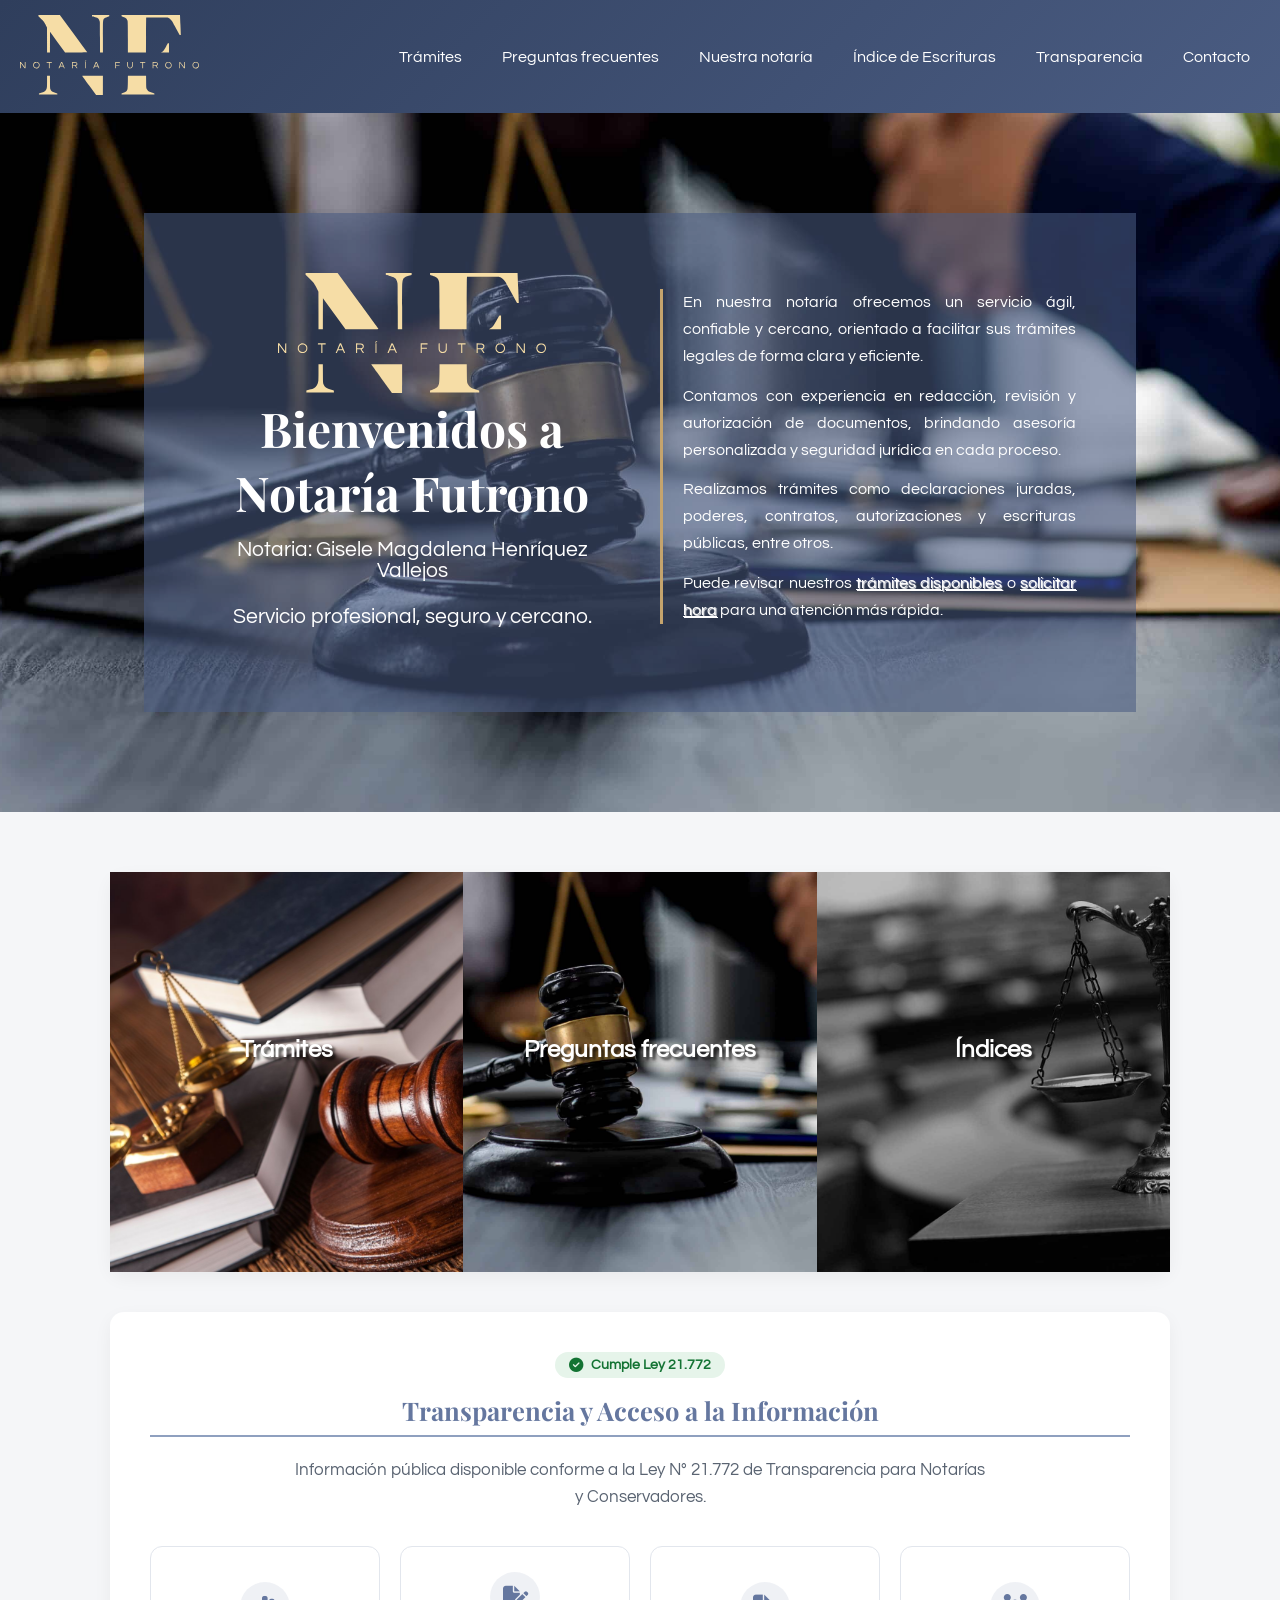
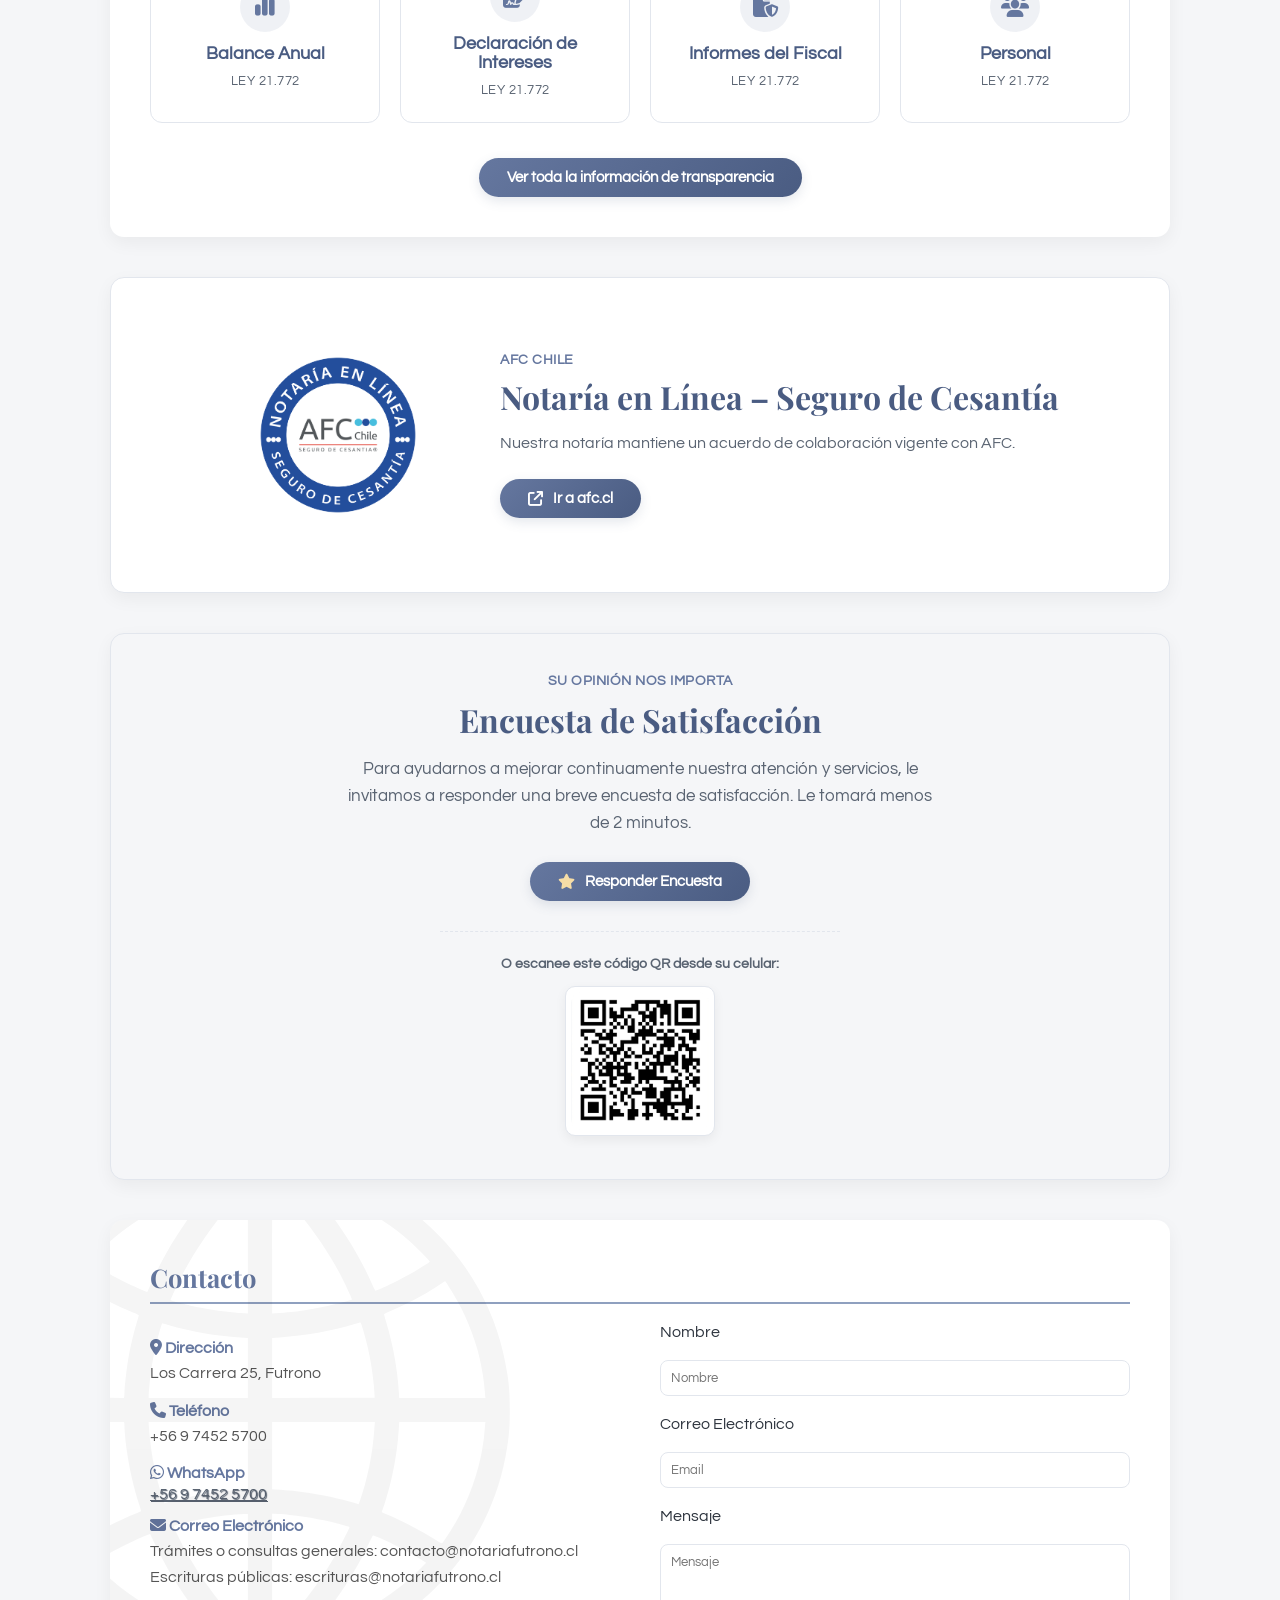
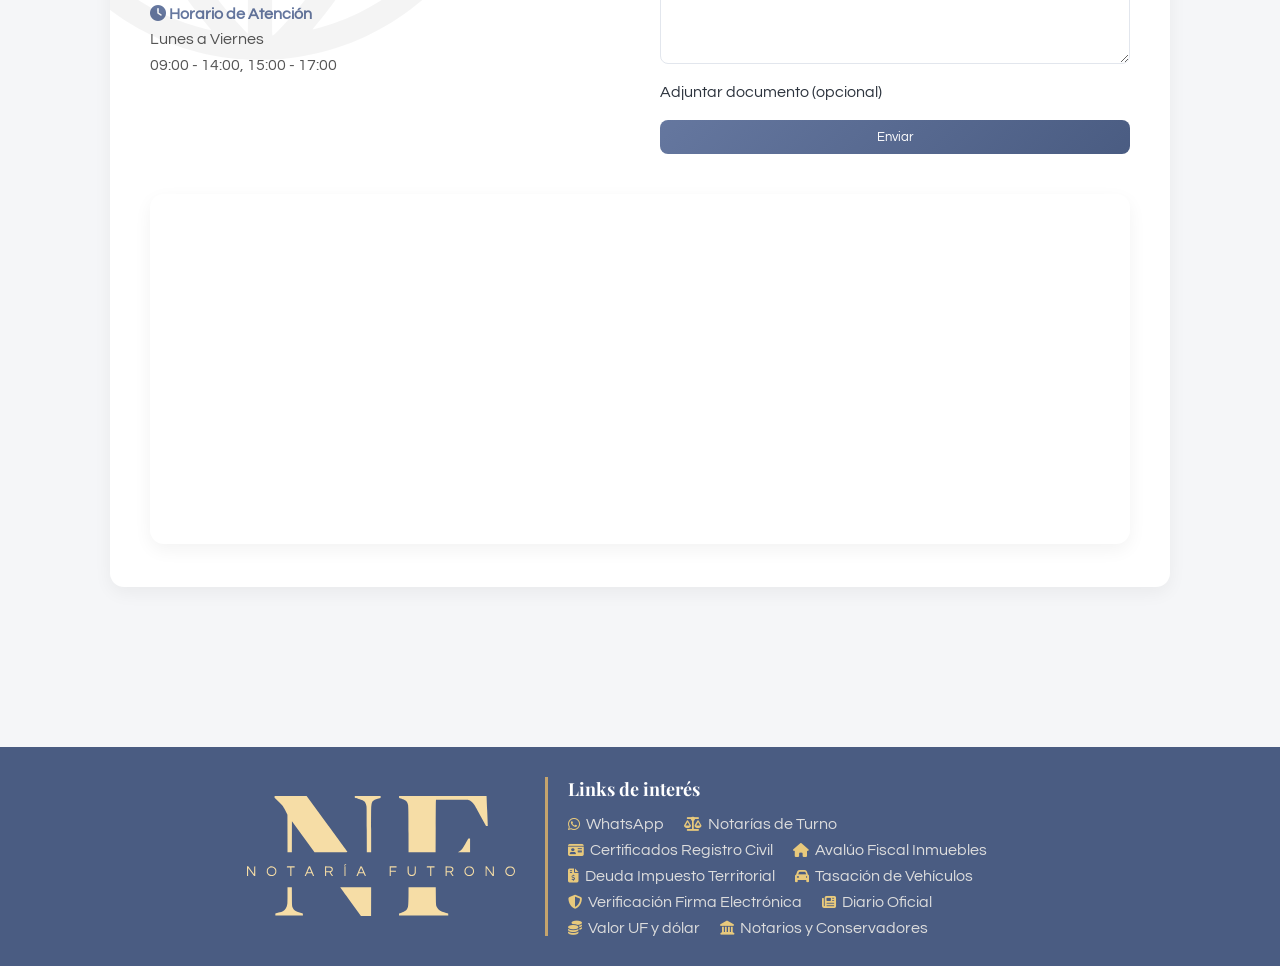
<file: index.html>
<!DOCTYPE html>
<html lang="es">
<head>
    <meta charset="UTF-8">
    <title>Notaría Futrono</title>
    <meta name="viewport" content="width=device-width, initial-scale=1.0">
    <meta name="description" content="Notaría Futrono">
    <link rel="stylesheet" href="https://cdnjs.cloudflare.com/ajax/libs/font-awesome/6.5.0/css/all.min.css">
    <link rel="stylesheet" href="styles.css">
    <link rel="icon" href="/Carrusel/LOGO NOTARÍA FUTRONO.svg" type="image/png">
    <link rel="preconnect" href="https://fonts.googleapis.com">
    <link rel="preconnect" href="https://fonts.gstatic.com" crossorigin>
    <link href="https://fonts.googleapis.com/css2?family=Playfair+Display:ital,wght@0,400..900;1,400..900&family=Questrial&display=swap" rel="stylesheet">

    <script>
        UPLOADCARE_PUBLIC_KEY = "cc6161b7a4d8f9cc58de";
        UPLOADCARE_LOCALE = "es";
    </script>

    <script src="https://ucarecdn.com/libs/widget/3.x/uploadcare.full.min.js"></script>
</head>

<body class="site-body">

    <!-- ================= HEADER ================= -->
    <header class="site-header">
        <div class="header-inner">
            <a href="index.html">
                <img src="Carrusel/LOGO NOTARÍA FUTRONO.svg" alt="Logo Notaría" class="logo-image">
            </a>
            <button class="menu-toggle" aria-label="Abrir menú">
                <span class="bar"></span>
                <span class="bar"></span>
                <span class="bar"></span>
            </button>

            <nav class="main-navigation" id="mainNav">
                <ul class="nav-list">

                    <li class="nav-item">
                        <a href="tramites.html" class="nav-link">Trámites</a>
                    </li>

                    <li class="nav-item">
                        <a href="faq.html" class="nav-link">Preguntas frecuentes</a>
                    </li>

                    <li class="nav-item">
                        <a href="notaria.html" class="nav-link">Nuestra notaría</a>
                    </li>

                    <li class="nav-item">
                        <a href="transparencia-indices.html" class="nav-link">Índice de Escrituras</a>
                    </li>

                    <li class="nav-item">
                        <a href="transparencia.html" class="nav-link">Transparencia</a>
                    </li>

                    <li class="nav-item">
                        <a href="#contacto" class="nav-link">Contacto</a>
                    </li>

                </ul>
            </nav>

        </div>
    </header>

    <section class="hero-section">
        <div class="hero-container">
            <div class="hero-layout">
                <!-- IZQUIERDA -->
                <div class="hero-left">
                    <img src="Carrusel/LOGO NOTARÍA FUTRONO.svg" class="logo-image-hero">

                    <h2 class="hero-title">Bienvenidos a Notaría Futrono</h2>
                    
                    <p class="hero-subtitle">
                        Notaria: Gisele Magdalena Henríquez Vallejos
                    </p>
                    <p class="hero-subtitle">
                        Servicio profesional, seguro y cercano.
                    </p>
                </div>

                <!-- DERECHA -->
                <div class="hero-right">
                    <div class="hero-box">
                        <p>
                            En nuestra notaría ofrecemos un servicio ágil, confiable y cercano, orientado a facilitar sus trámites legales de forma clara y eficiente.
                        </p>

                        <p>
                            Contamos con experiencia en redacción, revisión y autorización de documentos, brindando asesoría personalizada y seguridad jurídica en cada proceso.
                        </p>

                        <p>
                            Realizamos trámites como declaraciones juradas, poderes, contratos, autorizaciones y escrituras públicas, entre otros.
                        </p>

                        <p>
                            Puede revisar nuestros <a href="tramites.html">trámites disponibles</a> o <a href="#contacto">solicitar hora</a> para una atención más rápida.
                        </p>
                    </div>
                </div>

            </div>
        </div>
    </section>

    <!-- ================= MAIN ================= -->
    <main class="site-main">

        <div class="content-wrapper">

        <!-- Imágenes Links -->
        <section class="section section-links">
            <div class="image-links-grid">

                <a href="tramites.html" class="image-card">
                    <img src="Carrusel/1.jpg" alt="Trámites">
                    <div class="overlay">
                        <h3>Trámites</h3>
                        <span class="overlay-button">Saber más</span>
                    </div>
                </a>

                <a href="faq.html" class="image-card">
                    <img src="Carrusel/2.jpg" alt="Faq">
                    <div class="overlay">
                        <h3>Preguntas frecuentes</h3>
                        <span class="overlay-button">Saber más</span>
                    </div>
                </a>

                <a href="transparencia-indices.html" class="image-card">
                    <img src="Carrusel/3.jpg" alt="Índices">
                    <div class="overlay">
                        <h3>Índices</h3>
                        <span class="overlay-button">Saber más</span>
                    </div>
                </a>
            </div>
        </section>

        <!-- Sección Transparencia -->
        <section id="transparencia-seccion" class="section section-transparencia">
            <div class="transparencia-header">
                <span class="transparencia-badge">
                    <i class="fa-solid fa-circle-check"></i> Cumple Ley 21.772
                </span>
                <h2 class="section-title">Transparencia y Acceso a la Información</h2>
                <p class="section-subtitle-text">
                    Información pública disponible conforme a la Ley N° 21.772 de Transparencia para Notarías y Conservadores.
                </p>
            </div>

            <div class="transparencia-grid">
                <a href="transparencia-balance.html" class="transparencia-card">
                    <div class="icon-wrapper">
                        <i class="fa-solid fa-chart-simple"></i>
                    </div>
                    <h3>Balance Anual</h3>
                    <p>Ley 21.772</p>
                </a>

                <a href="transparencia-declaraciones.html" class="transparencia-card">
                    <div class="icon-wrapper">
                        <i class="fa-solid fa-file-signature"></i>
                    </div>
                    <h3>Declaración de Intereses</h3>
                    <p>Ley 21.772</p>
                </a>

                <a href="transparencia-informes.html" class="transparencia-card">
                    <div class="icon-wrapper">
                        <i class="fa-solid fa-file-shield"></i>
                    </div>
                    <h3>Informes del Fiscal</h3>
                    <p>Ley 21.772</p>
                </a>

                <a href="transparencia-personal.html" class="transparencia-card">
                    <div class="icon-wrapper">
                        <i class="fa-solid fa-users"></i>
                    </div>
                    <h3>Personal</h3>
                    <p>Ley 21.772</p>
                </a>
            </div>

            <div class="transparencia-cta">
                <a href="transparencia.html" class="transparencia-button">Ver toda la información de transparencia</a>
            </div>
        </section>

        <!-- Sección Notaría en Línea - AFC Seguro de Cesantía -->
        <section id="afc-notaria-en-linea" class="section section-afc">
            <div class="afc-container">
                <a href="https://www.afc.cl" target="_blank" rel="noopener noreferrer" class="afc-seal-link" aria-label="Ir al sitio web de AFC Chile Seguro de Cesantía">
                    <img src="Carrusel/sello-afc-notaria-en-linea.png" alt="Sello Notaría en Línea - AFC Chile Seguro de Cesantía" class="afc-seal-img" loading="lazy">
                </a>
                <div class="afc-content">
                    <span class="afc-eyebrow">AFC Chile</span>
                    <h2 class="afc-title">Notaría en Línea – Seguro de Cesantía</h2>
                    <p class="afc-description">
                        Nuestra notaría mantiene un acuerdo de colaboración vigente con AFC.
                    </p>
                    <a href="https://www.afc.cl" target="_blank" rel="noopener noreferrer" class="transparencia-button afc-cta-button">
                        <i class="fa-solid fa-arrow-up-right-from-square"></i> Ir a afc.cl
                    </a>
                </div>
            </div>
        </section>

        <!-- Sección Encuesta de Satisfacción -->
        <section id="encuesta-satisfaccion" class="section" style="background: var(--color-background); border: 1px solid var(--color-border);">
            <div style="display: flex; flex-direction: column; gap: 30px; align-items: center;">
                <div style="text-align: center; max-width: 600px;">
                    <span style="font-size: 0.85rem; color: var(--color-primary); font-weight: 600; text-transform: uppercase; letter-spacing: 0.5px; display: block; margin-bottom: 10px;">Su opinión nos importa</span>
                    <h2 style="font-family: 'Playfair Display', serif; font-size: 2rem; color: var(--color-primary-dark); margin-bottom: 15px;">Encuesta de Satisfacción</h2>
                    <p style="color: var(--color-text-light); line-height: 1.6; font-size: 1.05rem; margin-bottom: 25px;">
                        Para ayudarnos a mejorar continuamente nuestra atención y servicios, le invitamos a responder una breve encuesta de satisfacción. Le tomará menos de 2 minutos.
                    </p>
                    <a href="https://forms.cloud.microsoft/r/Q0mNi9sTsg?origin=QRCode" target="_blank" rel="noopener noreferrer" class="transparencia-button" style="display: inline-flex; align-items: center; gap: 10px;">
                        <i class="fa-solid fa-star" style="color: var(--color-accent);"></i> Responder Encuesta
                    </a>
                </div>
                
                <div style="text-align: center; border-top: 1px dashed var(--color-border); padding-top: 25px; width: 100%; max-width: 400px;">
                    <p style="font-size: 0.85rem; color: var(--color-text-light); margin-bottom: 15px; font-weight: 600;">O escanee este código QR desde su celular:</p>
                    <img src="Carrusel/qr-encuesta.png" alt="Código QR Encuesta de Satisfacción" style="width: 150px; height: 150px; border-radius: 10px; box-shadow: 0 4px 12px rgba(0,0,0,0.06); border: 1px solid var(--color-border); padding: 5px; background: white;">
                </div>
            </div>
        </section>

        <!-- Sección Contacto -->
        <section id="contacto" class="section section-contact">

            <h2 class="section-title">Contacto</h2>

            <div class="contact-grid">

                <!-- Columna 1: Información -->
                <div class="contact-info">

                    <h3><i class="fa-solid fa-location-dot"></i> Dirección</h3>
                    <p>Los Carrera 25, Futrono</p>

                    <h3><i class="fa-solid fa-phone"></i> Teléfono</h3>
                    <p>+56 9 7452 5700</p>

                    <h3><i class="fa-brands fa-whatsapp"></i> WhatsApp</h3>
                    <a href="https://wa.me/message/VOYNBCRUXKW7G1">+56 9 7452 5700</a>

                    <h3><i class="fa-solid fa-envelope"></i> Correo Electrónico</h3>
                    <p>Trámites o consultas generales: contacto@notariafutrono.cl</p>
                    <p>Escrituras públicas: escrituras@notariafutrono.cl</p>

                    <h3><i class="fa-solid fa-clock"></i> Horario de Atención</h3>
                    <p>Lunes a Viernes<br>09:00 - 14:00, 15:00 - 17:00</p>

                </div>

                <!-- Columna 2: Formulario -->
                <div class="contact-form-wrapper">

                    <form action="https://submit-form.com/GzHp7w8go" class="contact-form">
                        <label for="name">Nombre</label>
                        <input type="text" id="name" name="name" placeholder="Nombre" required="" class="form-input"/>
                        <label for="email">Correo Electrónico</label>
                        <input type="email" id="email" name="email" placeholder="Email" required="" class="form-input"/>
                        <label for="message">Mensaje</label>
                        <textarea
                            id="message"
                            name="message"
                            placeholder="Mensaje"
                            required=""
                            class="form-textarea"
                        ></textarea>
                        <label>Adjuntar documento (opcional)</label>
                        <input 
                            type="hidden"
                            role="uploadcare-uploader"
                            name="archivo"
                            data-sources="local"
                            data-clearable
                            />
                        <button type="submit" class="form-button">Enviar</button>
                    </form>

                </div>

            </div>

            
            <div class="contact-map">
                <iframe 
                    src="https://www.google.com/maps/embed?pb=!1m18!1m12!1m3!1d762.6371500582061!2d-72.39098183385522!3d-40.13006205214784!2m3!1f0!2f0!3f0!3m2!1i1024!2i768!4f13.1!3m3!1m2!1s0x961697001fea49ed%3A0x6ba64f70859dfc7d!2sNOTARIA!5e0!3m2!1ses-419!2scl!4v1772663323913!5m2!1ses-419!2scl"
                    width="100%" 
                    height="350" 
                    style="border:0;" 
                    allowfullscreen="" 
                    loading="lazy">
                </iframe>
            </div>

        </section>
        </div>
    </main>


    <!-- ================= FOOTER ================= -->
    <footer class="site-footer">
        <div class="footer-container">
            <img id="footer-img" class="logo-image-hero" src="Carrusel/LOGO NOTARÍA FUTRONO.svg">
            <div class="footer-links">
                <h2 class="footer-title">Links de interés</h2>
                <ul class="footer-links-list">
                    <li><a href="https://wa.me/message/VOYNBCRUXKW7G1"><i class="fa-brands fa-whatsapp"></i> WhatsApp</a></li>
                    <li><a href="https://notariosyconservadores.cl/wp-content/uploads/2026/02/TURNOS.pdf"><i class="fas fa-balance-scale"></i> Notarías de Turno</a></li>
                    <li><a href="https://www.registrocivil.cl"><i class="fas fa-id-card"></i> Certificados Registro Civil</a></li>
                    <li><a href="https://zeus.sii.cl/avalu_cgi/br/brc110.sh"><i class="fas fa-home"></i> Avalúo Fiscal Inmuebles</a></li>
                    <li><a href="https://www.tgr.cl/tramites-tgr/certificado-de-deuda-de-contribuciones/"><i class="fas fa-file-invoice-dollar"></i> Deuda Impuesto Territorial</a></li>
                    <li><a href="https://www.sii.cl/servicios_online/1049-.html"><i class="fas fa-car"></i> Tasación de Vehículos</a></li>
                    <li><a href="https://www.fojas.cl/index2.php"><i class="fas fa-shield-alt"></i> Verificación Firma Electrónica</a></li>
                    <li><a href="https://www.diariooficial.interior.gob.cl/#close"><i class="fas fa-newspaper"></i> Diario Oficial</a></li>
                    <li><a href="https://www.bcentral.cl/inicio"><i class="fas fa-coins"></i> Valor UF y dólar</a></li>
                    <li><a href="https://notariosyconservadores.cl"><i class="fas fa-landmark"></i> Notarios y Conservadores</a></li>
                </ul>

            </div>
        </div>
    </footer>

    <script>
        const toggle = document.querySelector(".menu-toggle");
        const nav = document.getElementById("mainNav");

        toggle.addEventListener("click", () => {
            nav.classList.toggle("active");
            toggle.classList.toggle("active");
        });
    </script>

    <script>
        const dropdownToggle = document.querySelector(".dropdown-toggle");
        const dropdown = document.querySelector(".dropdown");

        dropdownToggle.addEventListener("click", (e) => {
            if (window.innerWidth < 900) {
                e.preventDefault();
                dropdown.classList.toggle("active");
            }
        });
    </script>

    <script>
        const faqItems = document.querySelectorAll(".faq-item");

        faqItems.forEach(item => {
            const question = item.querySelector(".faq-question");

            question.addEventListener("click", () => {
                item.classList.toggle("active");
            });
        });
    </script>

    <script>
        let lastScroll = 0;
        const header = document.querySelector(".site-header");

        window.addEventListener("scroll", () => {
            const currentScroll = window.pageYOffset;

            if (currentScroll > lastScroll && currentScroll > 50) {
                // bajando
                header.classList.add("hidden");
            } else {
                // subiendo
                header.classList.remove("hidden");
            }

            lastScroll = currentScroll;
        });
    </script>
</body>
</html>
</file>
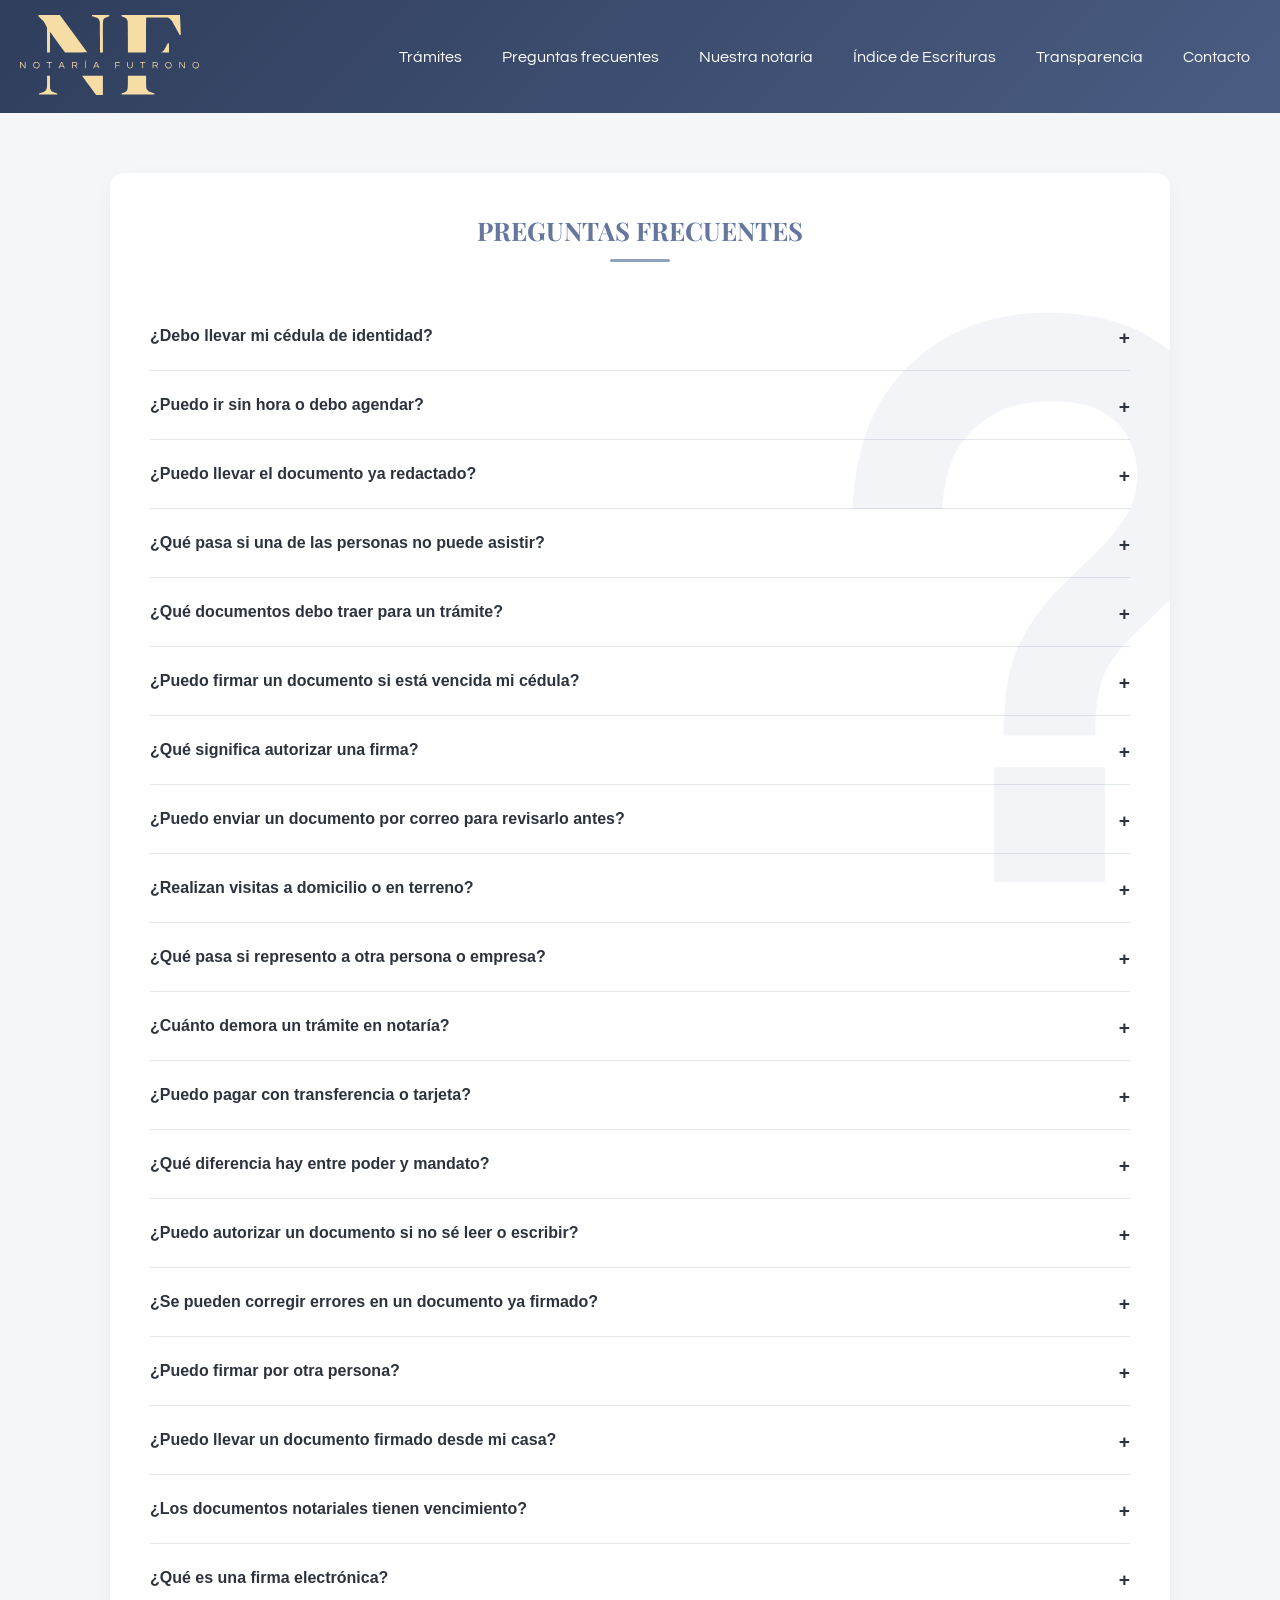
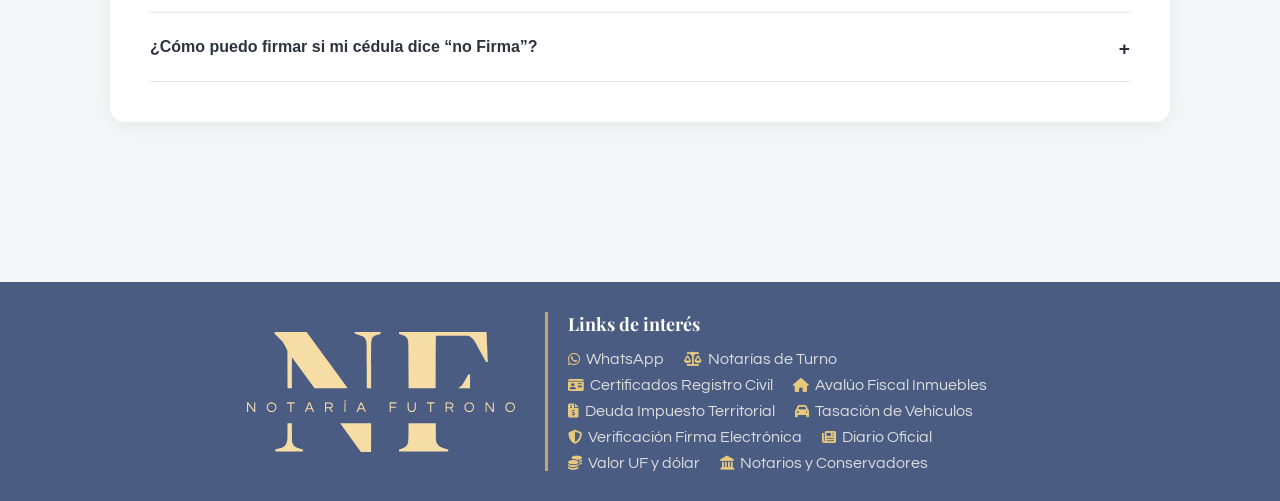
<file: faq.html>
<!DOCTYPE html>
<html lang="es">
<head>
    <meta charset="UTF-8">
    <title>Notaría Futrono</title>
    <meta name="viewport" content="width=device-width, initial-scale=1.0">
    <meta name="description" content="Notaría Futrono">
    <link rel="stylesheet" href="https://cdnjs.cloudflare.com/ajax/libs/font-awesome/6.5.0/css/all.min.css">
    <link rel="stylesheet" href="styles.css">
    <link rel="icon" href="/Carrusel/LOGO NOTARÍA FUTRONO.svg" type="image/png">
    <link rel="preconnect" href="https://fonts.googleapis.com">
    <link rel="preconnect" href="https://fonts.gstatic.com" crossorigin>
    <link href="https://fonts.googleapis.com/css2?family=Playfair+Display:ital,wght@0,400..900;1,400..900&family=Questrial&display=swap" rel="stylesheet">
</head>

<body class="site-body">

        <!-- ================= HEADER ================= -->
    <header class="site-header">
        <div class="header-inner">
            <a href="index.html">
                <img src="Carrusel/LOGO NOTARÍA FUTRONO.svg" alt="Logo Notaría" class="logo-image">
            </a>
            <button class="menu-toggle" aria-label="Abrir menú">
                <span class="bar"></span>
                <span class="bar"></span>
                <span class="bar"></span>
            </button>

            <nav class="main-navigation" id="mainNav">
                <ul class="nav-list">

                    <li class="nav-item">
                        <a href="tramites.html" class="nav-link">Trámites</a>
                    </li>

                    <li class="nav-item">
                        <a href="faq.html" class="nav-link">Preguntas frecuentes</a>
                    </li>

                    <li class="nav-item">
                        <a href="notaria.html" class="nav-link">Nuestra notaría</a>
                    </li>

                    <li class="nav-item">
                        <a href="transparencia-indices.html" class="nav-link">Índice de Escrituras</a>
                    </li>

                    <li class="nav-item">
                        <a href="transparencia.html" class="nav-link">Transparencia</a>
                    </li>

                    <li class="nav-item">
                        <a href="index.html#contacto" class="nav-link">Contacto</a>
                    </li>

                </ul>
            </nav>

        </div>
    </header>

    <main class="site-main">
        <div class="content-wrapper">
            <section id="preguntas" class="section section-faq">
                <h2 class="faq-title">PREGUNTAS FRECUENTES</h2>

                <div class="faq-item">
                    <button class="faq-question">
                        ¿Debo llevar mi cédula de identidad?
                    </button>
                    <div class="faq-answer">
                        <p>
                            Sí. Es obligatorio presentar su cédula de identidad vigente y en buen estado para realizar cualquier trámite en notaría.
                        </p>
                    </div>
                </div>

                <div class="faq-item">
                    <button class="faq-question">
                        ¿Puedo ir sin hora o debo agendar?
                    </button>
                    <div class="faq-answer">
                        <p>
                            Puede asistir sin hora, ya que la atención de instrumentos privados es por orden de llegada. Sin embargo, también puede agendar o coordinar previamente por correo electrónico.
                        </p>
                    </div>
                </div>

                <div class="faq-item">
                    <button class="faq-question">
                        ¿Puedo llevar el documento ya redactado?
                    </button>
                    <div class="faq-answer">
                        <p>
                            Sí. Puede traer su documento listo para firma o solicitar que sea redactado en la notaría.
                        </p>
                    </div>
                </div>

                <div class="faq-item">
                    <button class="faq-question">
                        ¿Qué pasa si una de las personas no puede asistir?
                    </button>
                    <div class="faq-answer">
                        <p>
                            En ese caso, puede otorgarse un poder o mandato para que otra persona actúe en su representación. Tratándose de documentos privados, también existe la alternativa de firma electrónica. En estos casos, una de las partes puede firmar el documento en la notaría, el cual luego será enviado con firma electrónica avanzada a la otra parte, quien podrá firmar en otra notaría.
                        </p>
                    </div>
                </div>

                <div class="faq-item">
                    <button class="faq-question">
                        ¿Qué documentos debo traer para un trámite?
                    </button>
                    <div class="faq-answer">
                        <p>
                            Debe traer su cédula de identidad y todos los antecedentes necesarios según el trámite, como datos de las partes, documentos del bien, contratos, entre otros 
                        </p>
                    </div>
                </div>

                <div class="faq-item">
                    <button class="faq-question">
                        ¿Puedo firmar un documento si está vencida mi cédula?
                    </button>
                    <div class="faq-answer">
                        <p>
                            No. Para realizar trámites notariales, su cédula de identidad debe encontrarse vigente y en buen estado
                        </p>
                    </div>
                </div>

                <div class="faq-item">
                    <button class="faq-question">
                        ¿Qué significa autorizar una firma?
                    </button>
                    <div class="faq-answer">
                        <p>
                            Significa que el notario certifica que la firma en el documento corresponde a la persona que la suscribe, otorgándole validez legal.
                        </p>
                    </div>
                </div>

                <div class="faq-item">
                    <button class="faq-question">
                        ¿Puedo enviar un documento por correo para revisarlo antes?
                    </button>
                    <div class="faq-answer">
                        <p>
                            Sí. Puede enviar su documento por correo electrónico para revisión previa, lo que facilita y agiliza su atención en la notaría.
                        </p>
                    </div>
                </div>

                <div class="faq-item">
                    <button class="faq-question">
                        ¿Realizan visitas a domicilio o en terreno?
                    </button>
                    <div class="faq-answer">
                        <p>
                            Sí. Se realizan visitas a domicilio o en terreno, previa coordinación y sujeto a disponibilidad. 
                        </p>
                    </div>
                </div>

                <div class="faq-item">
                    <button class="faq-question">
                        ¿Qué pasa si represento a otra persona o empresa?
                    </button>
                    <div class="faq-answer">
                        <p>
                            Debe acreditar la representación mediante el documento correspondiente, como un poder o mandato vigente. En el caso de empresas, se solicita certificado de vigencia con una antigüedad máxima de 6 meses.
                        </p>
                    </div>
                </div>

                <div class="faq-item">
                    <button class="faq-question">
                        ¿Cuánto demora un trámite en notaría?
                    </button>
                    <div class="faq-answer">
                        <p>
                            Depende del tipo de trámite. Los documentos simples se realizan en el momento, mientras que aquellos que requieren redacción pueden demorar desde el mismo día hasta 24 horas.
                        </p>
                    </div>
                </div>

                <div class="faq-item">
                    <button class="faq-question">
                        ¿Puedo pagar con transferencia o tarjeta?
                    </button>
                    <div class="faq-answer">
                        <p>
                            Sí. Se aceptan distintos medios de pago, como efectivo, transferencia electrónica y tarjetas, según disponibilidad.
                        </p>
                    </div>
                </div>

                <div class="faq-item">
                    <button class="faq-question">
                        ¿Qué diferencia hay entre poder y mandato?
                    </button>
                    <div class="faq-answer">
                        <p>
                            El poder es para gestiones específicas y generalmente de menor formalidad, mientras que el mandato puede otorgar facultades más amplias y suele formalizarse en escritura pública.
                        </p>
                    </div>
                </div>

                <div class="faq-item">
                    <button class="faq-question">
                        ¿Puedo autorizar un documento si no sé leer o escribir?
                    </button>
                    <div class="faq-answer">
                        <p>
                            Sí, pero se deben cumplir formalidades especiales. En estos casos, el notario debe asegurarse de que la persona comprenda el contenido del documento.
                        </p>
                    </div>
                </div>

                <div class="faq-item">
                    <button class="faq-question">
                        ¿Se pueden corregir errores en un documento ya firmado?
                    </button>
                    <div class="faq-answer">
                        <p>
                            No directamente. Si el documento ya fue firmado, generalmente se debe realizar uno nuevo o una rectificación formal.
                        </p>
                    </div>
                </div>

                <div class="faq-item">
                    <button class="faq-question">
                        ¿Puedo firmar por otra persona?
                    </button>
                    <div class="faq-answer">
                        <p>
                            Solo si cuenta con un poder o mandato vigente que lo autorice expresamente.
                        </p>
                    </div>
                </div>

                <div class="faq-item">
                    <button class="faq-question">
                        ¿Puedo llevar un documento firmado desde mi casa?
                    </button>
                    <div class="faq-answer">
                        <p>
                            No. Para que el documento tenga validez notarial, la firma debe realizarse en presencia del notario. Por eso, no se aceptan documentos firmados previamente fuera de la notaría.
                        </p>
                    </div>
                </div>

                <div class="faq-item">
                    <button class="faq-question">
                        ¿Los documentos notariales tienen vencimiento?
                    </button>
                    <div class="faq-answer">
                        <p>
                            Depende del documento. Algunos tienen plazo (como poderes), y otros no, pero pueden perder vigencia práctica con el tiempo.
                        </p>
                    </div>
                </div>

                <div class="faq-item">
                    <button class="faq-question">
                        ¿Qué es una firma electrónica?
                    </button>
                    <div class="faq-answer">
                        <p>
                            Es una forma digital de firmar documentos, que tiene la misma validez legal que una firma presencial, según la normativa vigente.
                        </p>
                    </div>
                </div>

                <div class="faq-item">
                    <button class="faq-question">
                        ¿Cómo puedo firmar si mi cédula dice “no Firma”?
                    </button>
                    <div class="faq-answer">
                        <p>
                            En caso de que, la persona no firme, o tenga dificultad para hacerlo, otra persona debe firmar a su ruego, de igual modo quien no firma estampará la impresión de su digito pulgar derecho a continuación de quien firma a su Ruego. La persona que firma debe tener la mayoría de edad y obviamente firmar.
                        </p>
                    </div>
                </div>

            </section>
        </div>
    </main>


    <!-- ================= FOOTER ================= -->
    <footer class="site-footer">
        <div class="footer-container">
            <img id="footer-img" class="logo-image-hero" src="Carrusel/LOGO NOTARÍA FUTRONO.svg">
            <div class="footer-links">
                <h2 class="footer-title">Links de interés</h2>
                <ul class="footer-links-list">
                    <li><a href="https://wa.me/message/VOYNBCRUXKW7G1"><i class="fa-brands fa-whatsapp"></i> WhatsApp</a></li>
                    <li><a href="https://notariosyconservadores.cl/wp-content/uploads/2026/02/TURNOS.pdf"><i class="fas fa-balance-scale"></i> Notarías de Turno</a></li>
                    <li><a href="https://www.registrocivil.cl"><i class="fas fa-id-card"></i> Certificados Registro Civil</a></li>
                    <li><a href="https://zeus.sii.cl/avalu_cgi/br/brc110.sh"><i class="fas fa-home"></i> Avalúo Fiscal Inmuebles</a></li>
                    <li><a href="https://www.tgr.cl/tramites-tgr/certificado-de-deuda-de-contribuciones/"><i class="fas fa-file-invoice-dollar"></i> Deuda Impuesto Territorial</a></li>
                    <li><a href="https://www.sii.cl/servicios_online/1049-.html"><i class="fas fa-car"></i> Tasación de Vehículos</a></li>
                    <li><a href="https://www.fojas.cl/index2.php"><i class="fas fa-shield-alt"></i> Verificación Firma Electrónica</a></li>
                    <li><a href="https://www.diariooficial.interior.gob.cl/#close"><i class="fas fa-newspaper"></i> Diario Oficial</a></li>
                    <li><a href="https://www.bcentral.cl/inicio"><i class="fas fa-coins"></i> Valor UF y dólar</a></li>
                    <li><a href="https://notariosyconservadores.cl"><i class="fas fa-landmark"></i> Notarios y Conservadores</a></li>
                </ul>

            </div>
        </div>
    </footer>

    <script>
        const toggle = document.querySelector(".menu-toggle");
        const nav = document.getElementById("mainNav");

        toggle.addEventListener("click", () => {
            nav.classList.toggle("active");
            toggle.classList.toggle("active");
        });
    </script>

    <script>
        const faqItems = document.querySelectorAll(".faq-item");

        faqItems.forEach(item => {
            const question = item.querySelector(".faq-question");

            question.addEventListener("click", () => {
                item.classList.toggle("active");
            });
        });
    </script>

    <script>
        let lastScroll = 0;
        const header = document.querySelector(".site-header");

        window.addEventListener("scroll", () => {
            const currentScroll = window.pageYOffset;

            if (currentScroll > lastScroll && currentScroll > 50) {
                // bajando
                header.classList.add("hidden");
            } else {
                // subiendo
                header.classList.remove("hidden");
            }

            lastScroll = currentScroll;
        });
    </script>
</body>
</html>
</file>
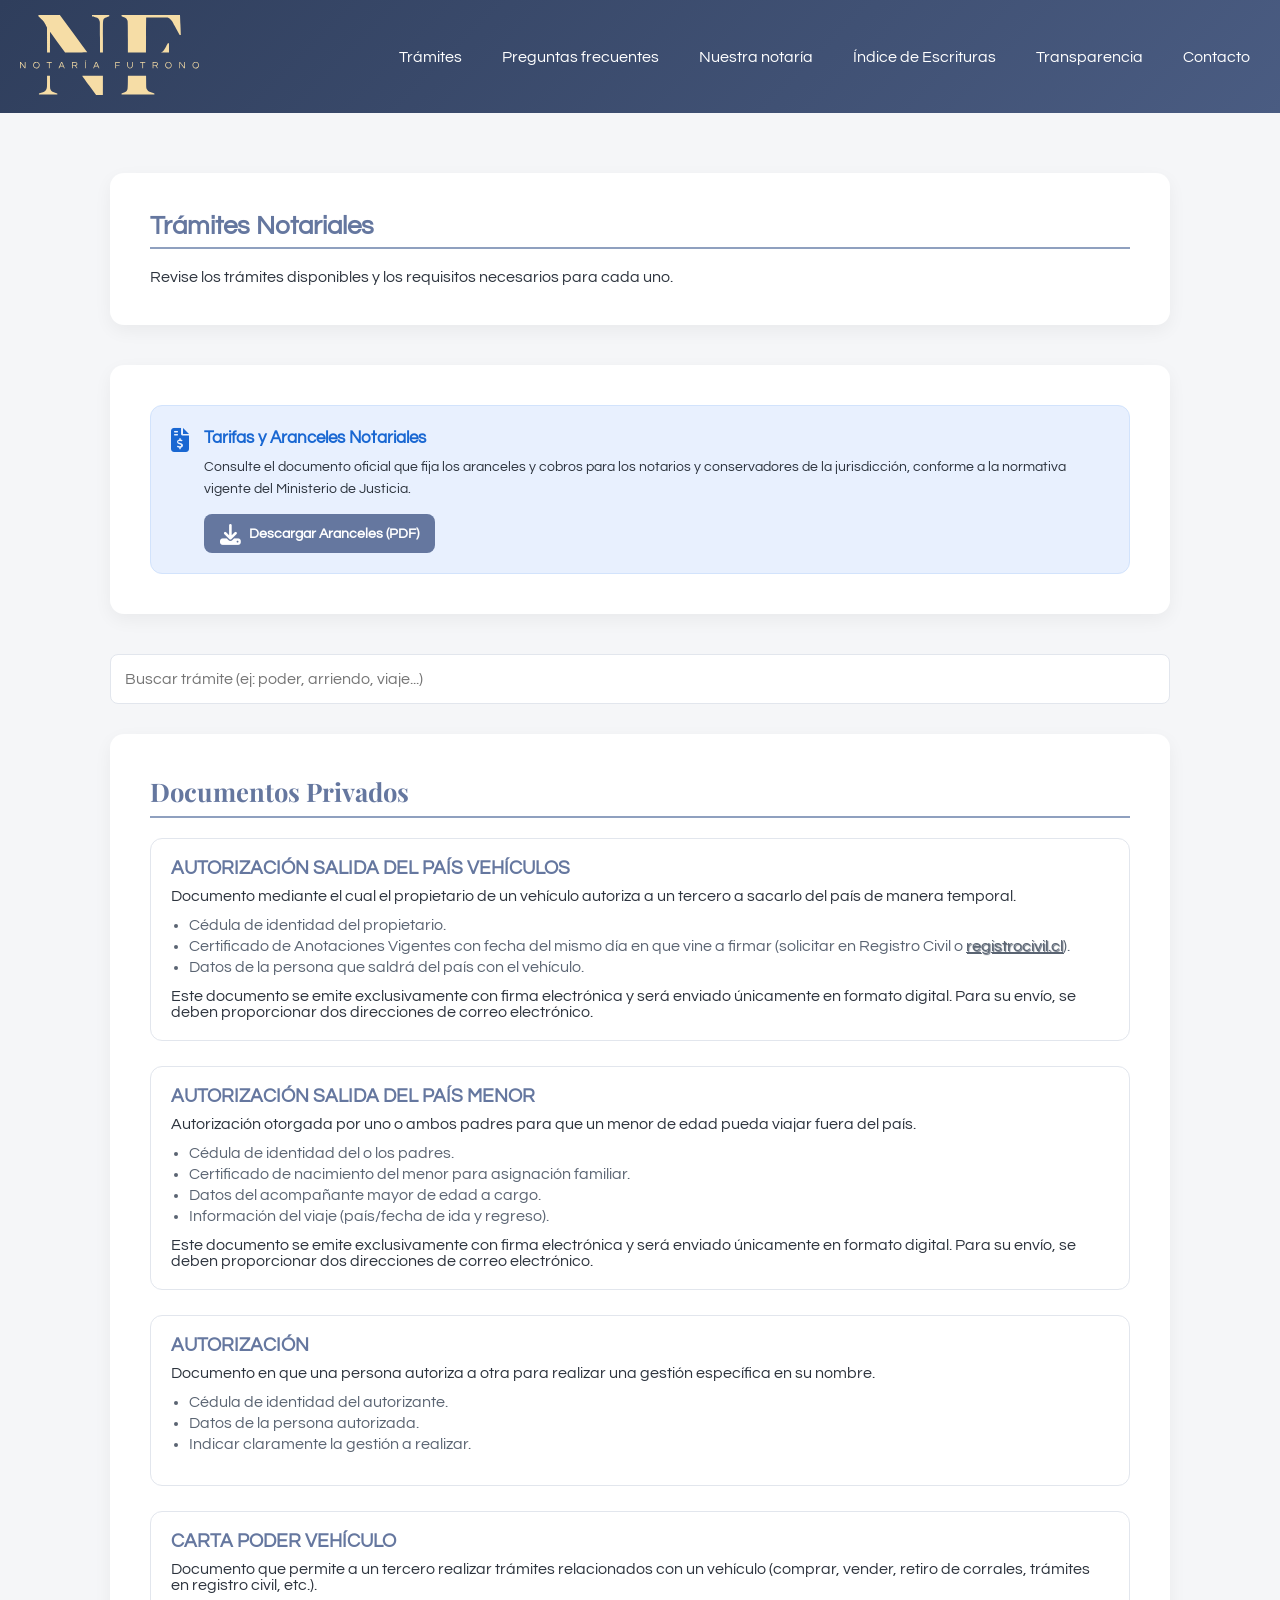
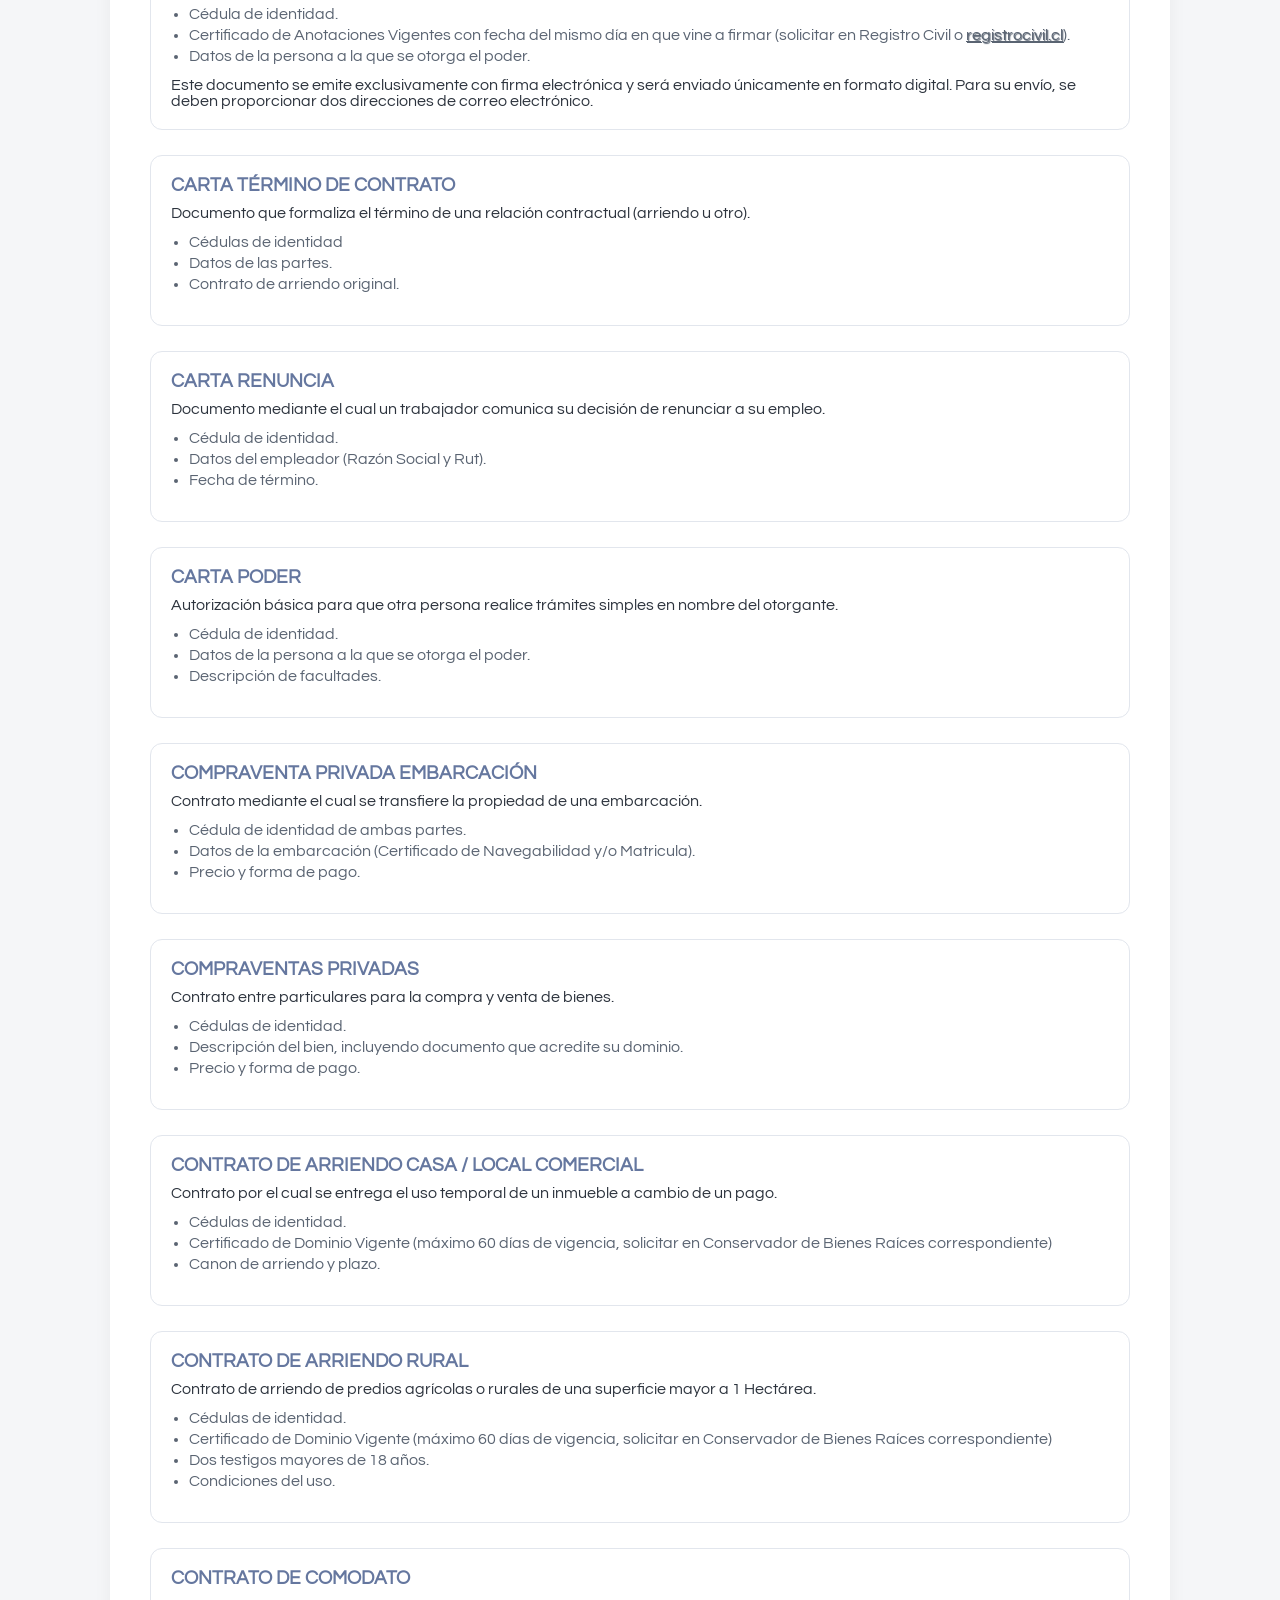
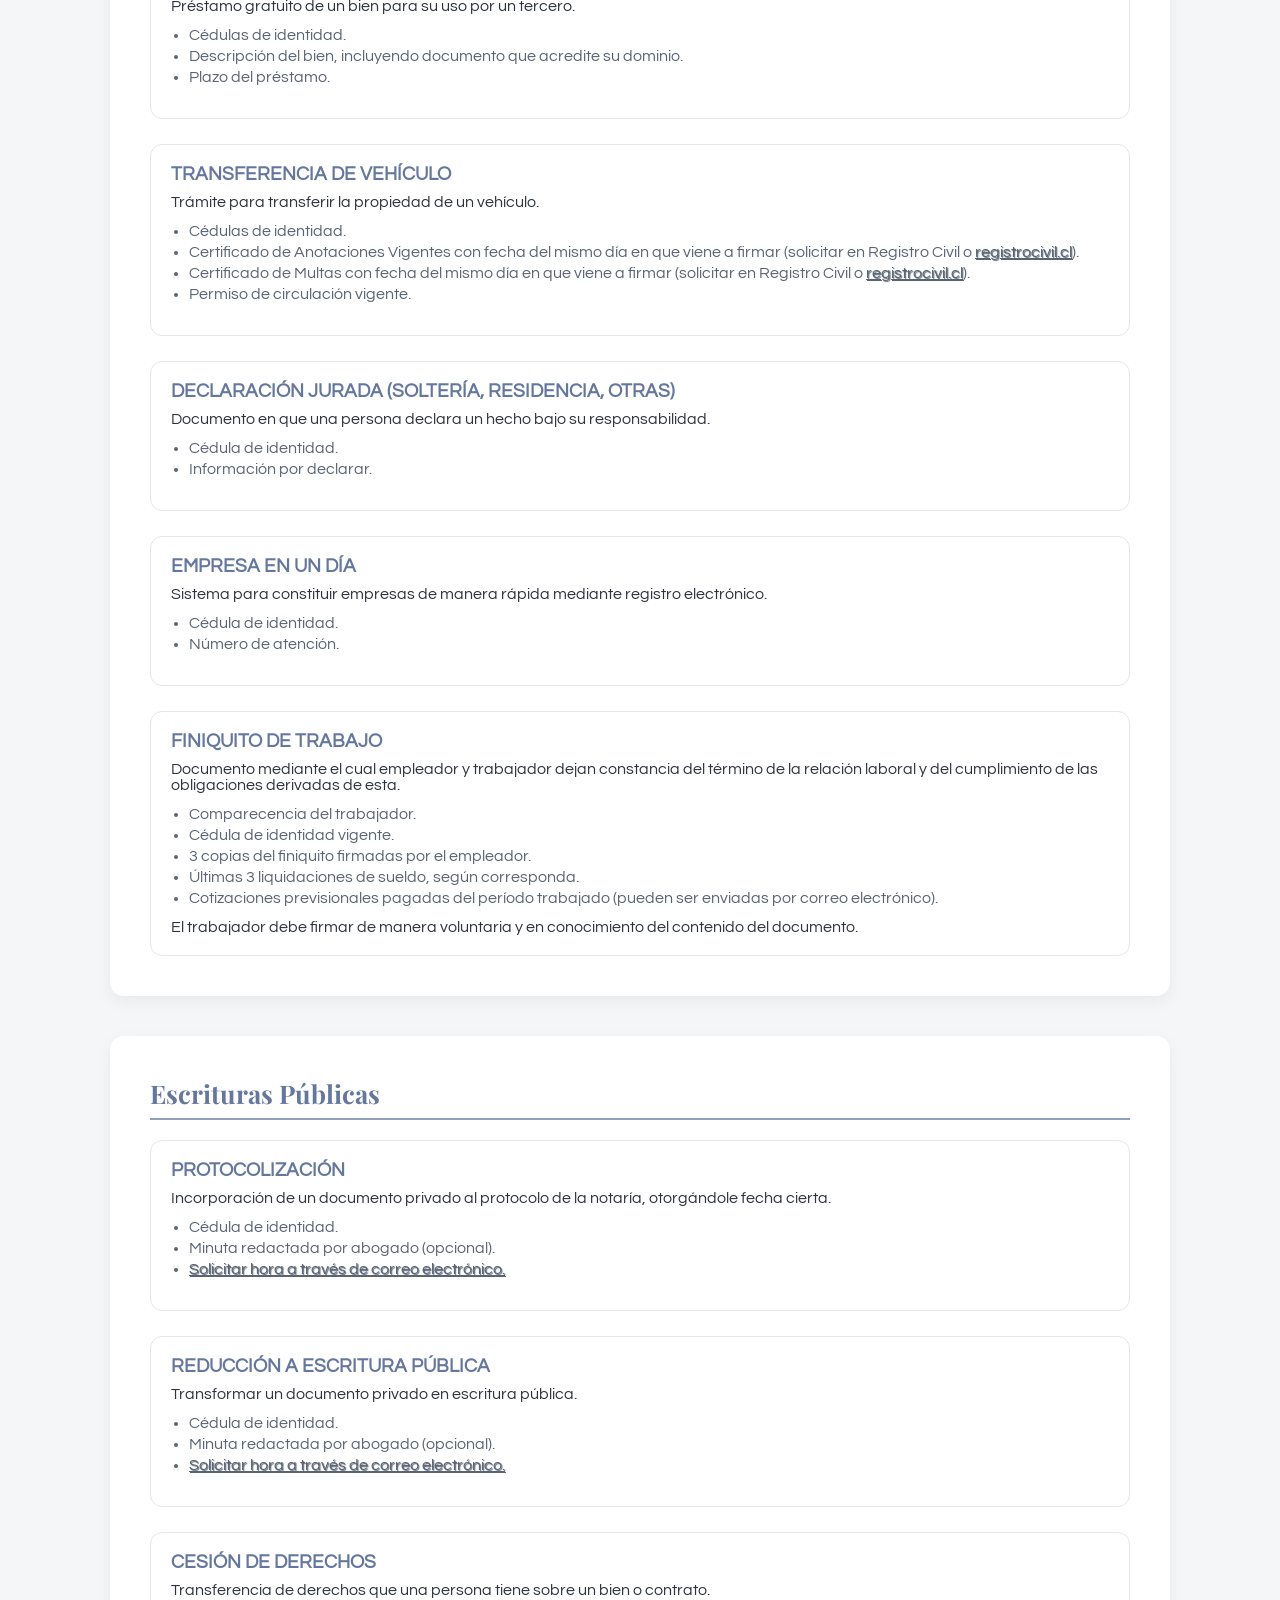
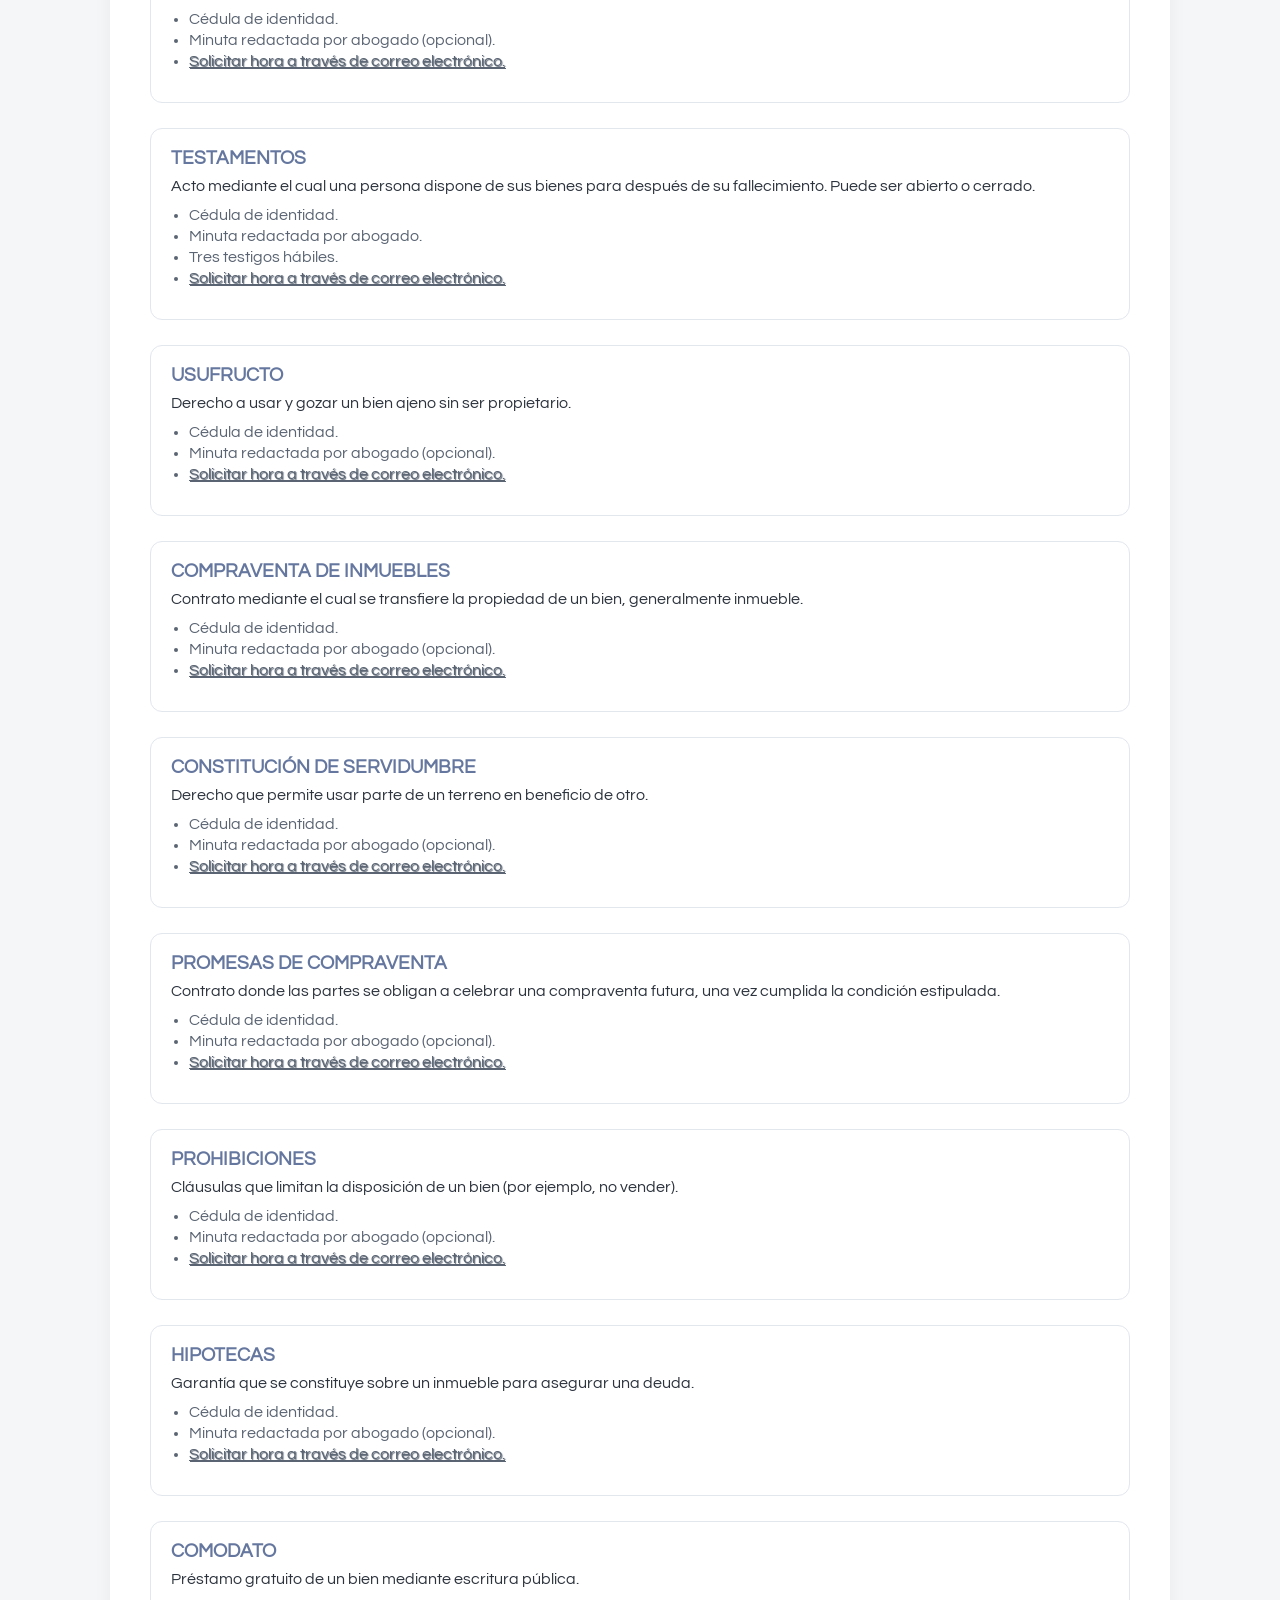
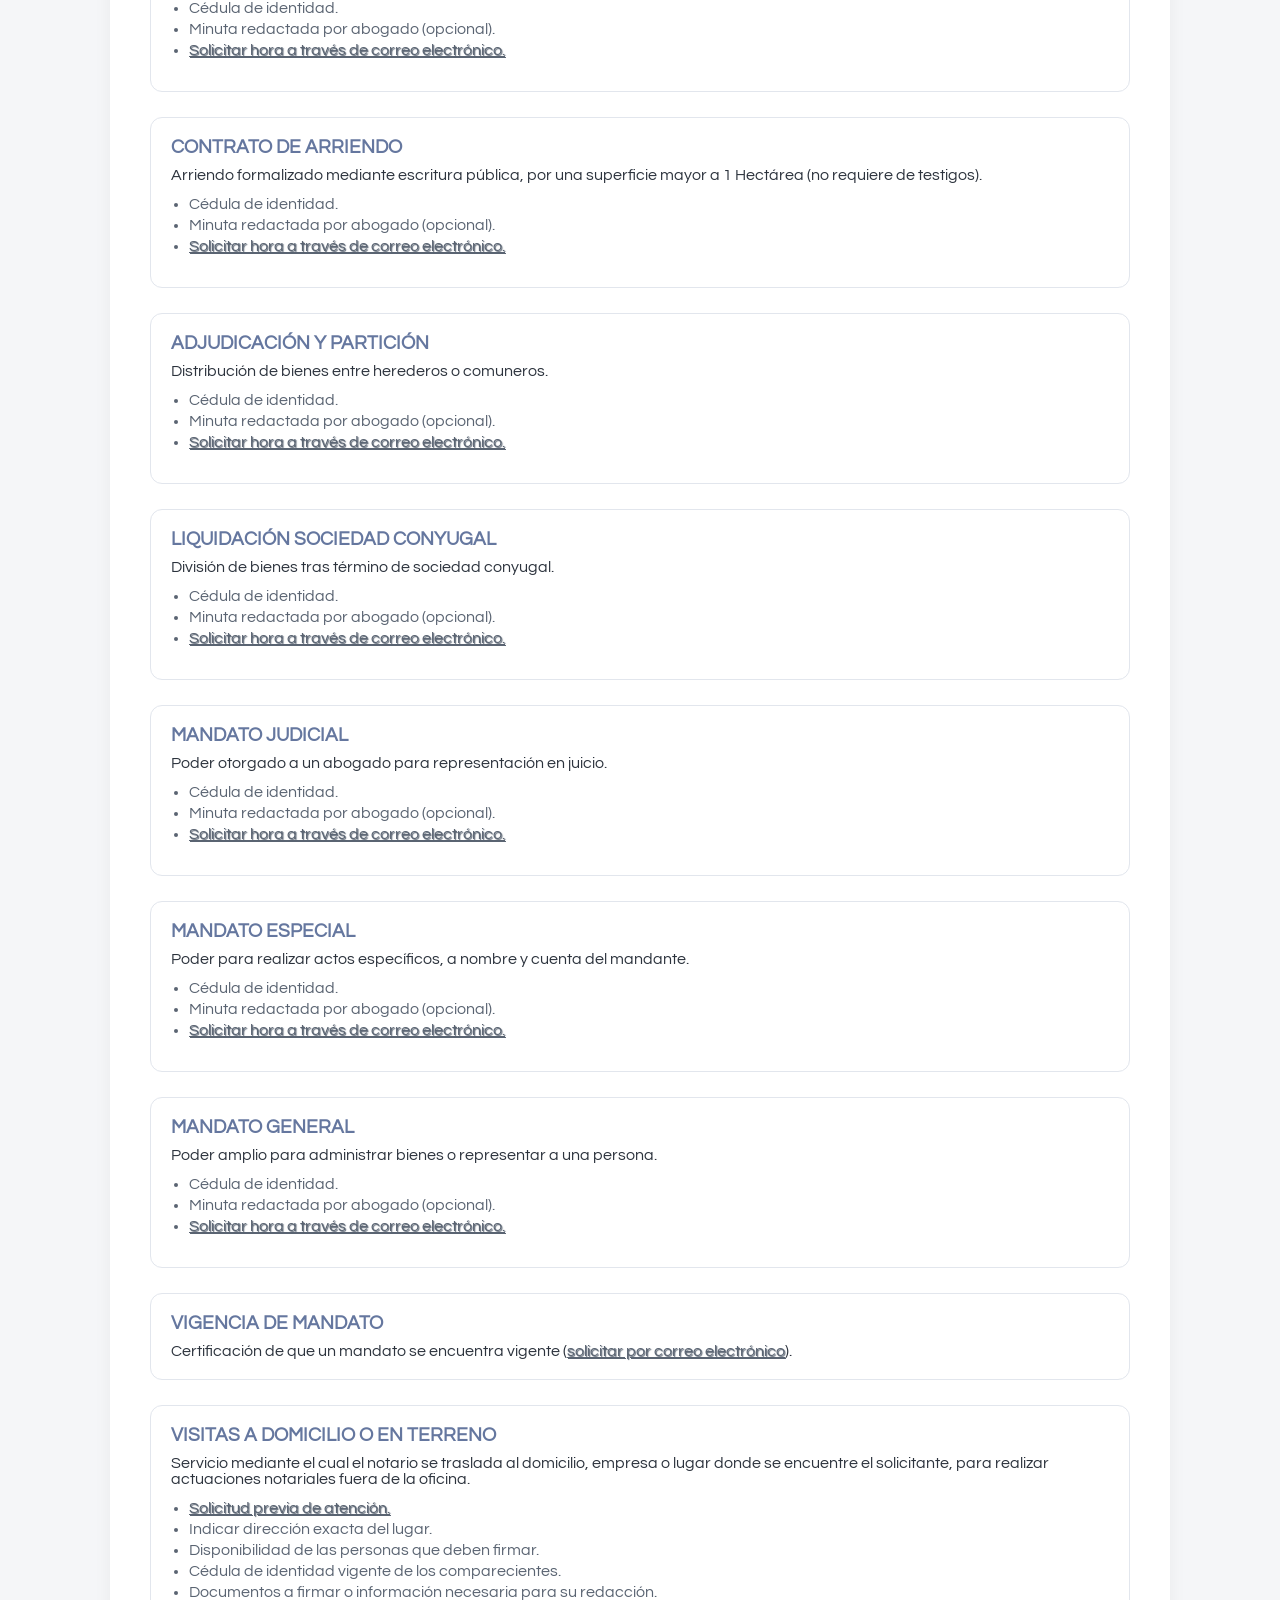
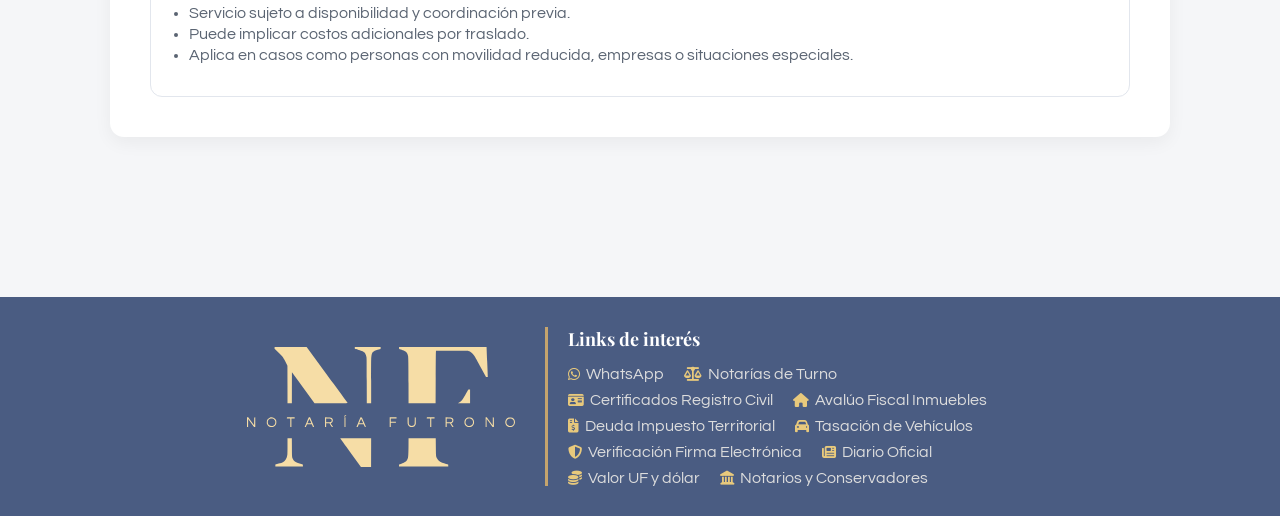
<file: tramites.html>
<!DOCTYPE html>
<html lang="es">
<head>
    <meta charset="UTF-8">
    <title>Notaría Futrono</title>
    <meta name="viewport" content="width=device-width, initial-scale=1.0">
    <meta name="description" content="Notaría Futrono">
    <link rel="stylesheet" href="https://cdnjs.cloudflare.com/ajax/libs/font-awesome/6.5.0/css/all.min.css">
    <link rel="stylesheet" href="styles.css">
    <link rel="icon" href="/Carrusel/LOGO NOTARÍA FUTRONO.svg" type="image/png">
    <link rel="preconnect" href="https://fonts.googleapis.com">
    <link rel="preconnect" href="https://fonts.gstatic.com" crossorigin>
    <link href="https://fonts.googleapis.com/css2?family=Playfair+Display:ital,wght@0,400..900;1,400..900&family=Questrial&display=swap" rel="stylesheet">
</head>

<body class="site-body">

    <!-- ================= HEADER ================= -->
    <header class="site-header">
        <div class="header-inner">
            <a href="index.html">
                <img src="Carrusel/LOGO NOTARÍA FUTRONO.svg" alt="Logo Notaría" class="logo-image">
            </a>

            <button class="menu-toggle" aria-label="Abrir menú">
                <span class="bar"></span>
                <span class="bar"></span>
                <span class="bar"></span>
            </button>

            <nav class="main-navigation" id="mainNav">
                <ul class="nav-list">

                    <li class="nav-item">
                        <a href="#tramites" class="nav-link">Trámites</a>
                    </li>

                    <li class="nav-item">
                        <a href="faq.html" class="nav-link">Preguntas frecuentes</a>
                    </li>
                    
                    <li class="nav-item">
                        <a href="notaria.html" class="nav-link">Nuestra notaría</a>
                    </li>

                    <li class="nav-item">
                        <a href="transparencia-indices.html" class="nav-link">Índice de Escrituras</a>
                    </li>

                    <li class="nav-item">
                        <a href="transparencia.html" class="nav-link">Transparencia</a>
                    </li>

                    <li class="nav-item">
                        <a href="index.html#contacto" class="nav-link">Contacto</a>
                    </li>

                </ul>
            </nav>

        </div>
    </header>


    <main class="site-main">
        <div class="content-wrapper">

            <!-- INTRO -->
            <section class="section">
                <h1 class="section-title">Trámites Notariales</h1>
                <p>
                    Revise los trámites disponibles y los requisitos necesarios para cada uno.
                </p>
            </section>

            <!-- SECCIÓN TARIFAS Y ARANCELES -->
            <section class="section">
                <div class="alert-box info-blue" style="margin-bottom: 0;">
                    <div style="flex-shrink: 0;">
                        <i class="fa-solid fa-file-invoice-dollar" style="font-size: 1.5rem; color: #1967D2; margin-top: 2px;"></i>
                    </div>
                    <div style="flex: 1;">
                        <p style="font-weight: 600; margin-bottom: 5px; font-size: 1.05rem; color: #1967D2;">Tarifas y Aranceles Notariales</p>
                        <p style="font-size: 0.9rem; line-height: 1.5; color: var(--color-text);">
                            Consulte el documento oficial que fija los aranceles y cobros para los notarios y conservadores de la jurisdicción, conforme a la normativa vigente del Ministerio de Justicia.
                        </p>
                        <div style="margin-top: 15px;">
                            <a href="aranceles.pdf" target="_blank" class="download-btn">
                                <i class="fa-solid fa-download"></i> Descargar Aranceles (PDF)
                            </a>
                        </div>
                    </div>
                </div>
            </section>
            
            <section class="tramites-search">
                <input 
                    type="text" 
                    id="searchInput" 
                    placeholder="Buscar trámite (ej: poder, arriendo, viaje...)"
                >
            </section>

            <!-- ================= DOCUMENTOS PRIVADOS ================= -->
            <section class="section">
                <h2 class="section-title">Documentos Privados</h2>

                <div class="tramites-grid">

                    <div class="tramite-card">
                        <h3>AUTORIZACIÓN SALIDA DEL PAÍS VEHÍCULOS</h3>
                        <p>Documento mediante el cual el propietario de un vehículo autoriza a un tercero a sacarlo del país de manera temporal.</p>
                        <ul>
                            <li>Cédula de identidad del propietario.</li>
                            <li>Certificado de Anotaciones Vigentes con fecha del mismo día en que vine a firmar (solicitar en Registro Civil o <a href="https://www.registrocivil.cl">registrocivil.cl</a>).</li>
                            <li>Datos de la persona que saldrá del país con el vehículo.</li>
                        </ul>
                        <p>Este documento se emite exclusivamente con firma electrónica y será enviado únicamente en formato digital. Para su envío, se deben proporcionar dos direcciones de correo electrónico.</p>
                    </div>

                    <div class="tramite-card">
                        <h3>AUTORIZACIÓN SALIDA DEL PAÍS MENOR</h3>
                        <p>Autorización otorgada por uno o ambos padres para que un menor de edad pueda viajar fuera del país.</p>
                        <ul>
                            <li>Cédula de identidad del o los padres.</li>
                            <li>Certificado de nacimiento del menor para asignación familiar.</li>
                            <li>Datos del acompañante mayor de edad a cargo.</li>
                            <li>Información del viaje (país/fecha de ida y regreso).</li>
                        </ul>
                        <p>Este documento se emite exclusivamente con firma electrónica y será enviado únicamente en formato digital. Para su envío, se deben proporcionar dos direcciones de correo electrónico.</p>
                    </div>

                    <div class="tramite-card">
                        <h3>AUTORIZACIÓN</h3>
                        <p>Documento en que una persona autoriza a otra para realizar una gestión específica en su nombre.</p>
                        <ul>
                            <li>Cédula de identidad del autorizante.</li>
                            <li>Datos de la persona autorizada.</li>
                            <li>Indicar claramente la gestión a realizar.</li>
                        </ul>
                    </div>

                    <div class="tramite-card">
                        <h3>CARTA PODER VEHÍCULO</h3>
                        <p>Documento que permite a un tercero realizar trámites relacionados con un vehículo (comprar, vender, retiro de corrales, trámites en registro civil, etc.).</p>
                        <ul>
                            <li>Cédula de identidad.</li>
                            <li>Certificado de Anotaciones Vigentes con fecha del mismo día en que vine a firmar (solicitar en Registro Civil o <a href="https://www.registrocivil.cl">registrocivil.cl</a>).</li>
                            <li>Datos de la persona a la que se otorga el poder.</li>
                        </ul>
                        <p>Este documento se emite exclusivamente con firma electrónica y será enviado únicamente en formato digital. Para su envío, se deben proporcionar dos direcciones de correo electrónico.</p>
                    </div>

                    <div class="tramite-card">
                        <h3>CARTA TÉRMINO DE CONTRATO</h3>
                        <p>Documento que formaliza el término de una relación contractual (arriendo u otro).</p>
                        <ul>
                            <li>Cédulas de identidad</li>
                            <li>Datos de las partes.</li>
                            <li>Contrato de arriendo original.</li>
                        </ul>
                    </div>

                    <div class="tramite-card">
                        <h3>CARTA RENUNCIA</h3>
                        <p>Documento mediante el cual un trabajador comunica su decisión de renunciar a su empleo.</p>
                        <ul>
                            <li>Cédula de identidad.</li>
                            <li>Datos del empleador (Razón Social y Rut).</li>
                            <li>Fecha de término.</li>
                        </ul>
                    </div>

                    <div class="tramite-card">
                        <h3>CARTA PODER</h3>
                        <p>Autorización básica para que otra persona realice trámites simples en nombre del otorgante.</p>
                        <ul>
                            <li>Cédula de identidad.</li>
                            <li>Datos de la persona a la que se otorga el poder.</li>
                            <li>Descripción de facultades.</li>
                        </ul>
                    </div>

                    <div class="tramite-card">
                        <h3>COMPRAVENTA PRIVADA EMBARCACIÓN</h3>
                        <p>Contrato mediante el cual se transfiere la propiedad de una embarcación.</p>
                        <ul>
                            <li>Cédula de identidad de ambas partes.</li>
                            <li>Datos de la embarcación (Certificado de Navegabilidad y/o Matricula).</li>
                            <li>Precio y forma de pago.</li>
                        </ul>
                    </div>

                    <div class="tramite-card">
                        <h3>COMPRAVENTAS PRIVADAS</h3>
                        <p>Contrato entre particulares para la compra y venta de bienes.</p>
                        <ul>
                            <li>Cédulas de identidad.</li>
                            <li>Descripción del bien, incluyendo documento que acredite su dominio.</li>
                            <li>Precio y forma de pago.</li>
                        </ul>
                    </div>

                    <div class="tramite-card">
                        <h3>CONTRATO DE ARRIENDO CASA / LOCAL COMERCIAL</h3>
                        <p>Contrato por el cual se entrega el uso temporal de un inmueble a cambio de un pago.</p>
                        <ul>
                            <li>Cédulas de identidad.</li>
                            <li>Certificado de Dominio Vigente (máximo 60 días de vigencia, solicitar en Conservador de Bienes Raíces correspondiente)</li>
                            <li>Canon de arriendo y plazo.</li>
                        </ul>
                    </div>

                    <div class="tramite-card">
                        <h3>CONTRATO DE ARRIENDO RURAL</h3>
                        <p>Contrato de arriendo de predios agrícolas o rurales de una superficie mayor a 1 Hectárea.</p>
                        <ul>
                            <li>Cédulas de identidad. </li>
                            <li>Certificado de Dominio Vigente (máximo 60 días de vigencia, solicitar en Conservador de Bienes Raíces correspondiente)</li>
                            <li>Dos testigos mayores de 18 años.</li>
                            <li>Condiciones del uso.</li>
                        </ul>
                    </div>

                    <div class="tramite-card">
                        <h3>CONTRATO DE COMODATO</h3>
                        <p>Préstamo gratuito de un bien para su uso por un tercero.</p>
                        <ul>
                            <li>Cédulas de identidad.</li>
                            <li>Descripción del bien, incluyendo documento que acredite su dominio.</li>
                            <li>Plazo del préstamo.</li>
                        </ul>
                    </div>

                    <div class="tramite-card">
                        <h3>TRANSFERENCIA DE VEHÍCULO</h3>
                        <p>Trámite para transferir la propiedad de un vehículo.</p>
                        <ul>
                            <li>Cédulas de identidad.</li>
                            <li>Certificado de Anotaciones Vigentes con fecha del mismo día en que viene a firmar (solicitar en Registro Civil o <a href="https://www.registrocivil.cl">registrocivil.cl</a>).</li>
                            <li>Certificado de Multas con fecha del mismo día en que viene a firmar (solicitar en Registro Civil o <a href="https://www.registrocivil.cl">registrocivil.cl</a>).</li>
                            <li>Permiso de circulación vigente.</li>
                        </ul>
                    </div>

                    <div class="tramite-card">
                        <h3>DECLARACIÓN JURADA (SOLTERÍA, RESIDENCIA, OTRAS)</h3>
                        <p>Documento en que una persona declara un hecho bajo su responsabilidad.</p>
                        <ul>
                            <li>Cédula de identidad.</li>
                            <li>Información por declarar.</li>
                        </ul>
                    </div>

                    <div class="tramite-card">
                        <h3>EMPRESA EN UN DÍA</h3>
                        <p>Sistema para constituir empresas de manera rápida mediante registro electrónico.</p>
                        <ul>
                            <li>Cédula de identidad.</li>
                            <li>Número de atención.</li>
                        </ul>
                    </div>

                    <div class="tramite-card">
                        <h3>FINIQUITO DE TRABAJO</h3>
                        <p>Documento mediante el cual empleador y trabajador dejan constancia del término de la relación laboral y del cumplimiento de las obligaciones derivadas de esta.</p>
                        <ul>
                            <li>Comparecencia del trabajador.</li>
                            <li>Cédula de identidad vigente.</li>
                            <li>3 copias del finiquito firmadas por el empleador.</li>
                            <li>Últimas 3 liquidaciones de sueldo, según corresponda.</li>
                            <li>Cotizaciones previsionales pagadas del período trabajado (pueden ser enviadas por correo electrónico).</li>
                        </ul>
                        <p>El trabajador debe firmar de manera voluntaria y en conocimiento del contenido del documento.</p>
                    </div>

                </div>
            </section>

            <!-- ================= ESCRITURAS PÚBLICAS ================= -->
            <section class="section">
                <h2 class="section-title">Escrituras Públicas</h2>

                <div class="tramites-grid">

                    <div class="tramite-card">
                        <h3>PROTOCOLIZACIÓN</h3>
                        <p>Incorporación de un documento privado al protocolo de la notaría, otorgándole fecha cierta.</p>
                        <ul>
                            <li>Cédula de identidad.</li>
                            <li>Minuta redactada por abogado (opcional).</li>
                            <li>
                                <a href="index.html#contacto">
                                    Solicitar hora a través de correo electrónico.
                                </a>
                            </li>
                        </ul>
                    </div>

                    <div class="tramite-card">
                        <h3>REDUCCIÓN A ESCRITURA PÚBLICA</h3>
                        <p>Transformar un documento privado en escritura pública.</p>
                        <ul>
                            <li>Cédula de identidad.</li>
                            <li>Minuta redactada por abogado (opcional).</li>
                            <li>
                                <a href="index.html#contacto">
                                    Solicitar hora a través de correo electrónico.
                                </a>
                            </li>
                        </ul>
                    </div>

                    <div class="tramite-card">
                        <h3>CESIÓN DE DERECHOS</h3>
                        <p>Transferencia de derechos que una persona tiene sobre un bien o contrato.</p>
                        <ul>
                            <li>Cédula de identidad.</li>
                            <li>Minuta redactada por abogado (opcional).</li>
                            <li>
                                <a href="index.html#contacto">
                                    Solicitar hora a través de correo electrónico.
                                </a>
                            </li>
                        </ul>
                    </div>

                    <div class="tramite-card">
                        <h3>TESTAMENTOS</h3>
                        <p>Acto mediante el cual una persona dispone de sus bienes para después de su fallecimiento. Puede ser abierto o cerrado.</p>
                        <ul>
                            <li>Cédula de identidad.</li>
                            <li>Minuta redactada por abogado.</li>
                            <li>Tres testigos hábiles.</li>
                            <li>
                                <a href="index.html#contacto">
                                    Solicitar hora a través de correo electrónico.
                                </a>
                            </li>
                        </ul>
                    </div>

                    <div class="tramite-card">
                        <h3>USUFRUCTO</h3>
                        <p>Derecho a usar y gozar un bien ajeno sin ser propietario.</p>
                        <ul>
                            <li>Cédula de identidad.</li>
                            <li>Minuta redactada por abogado (opcional).</li>
                            <li>
                                <a href="index.html#contacto">
                                    Solicitar hora a través de correo electrónico.
                                </a>
                            </li>
                        </ul>
                    </div>

                    <div class="tramite-card">
                        <h3>COMPRAVENTA DE INMUEBLES</h3>
                        <p>Contrato mediante el cual se transfiere la propiedad de un bien, generalmente inmueble.</p>
                        <ul>
                            <li>Cédula de identidad.</li>
                            <li>Minuta redactada por abogado (opcional).</li>
                            <li>
                                <a href="index.html#contacto">
                                    Solicitar hora a través de correo electrónico.
                                </a>
                            </li>
                        </ul>
                    </div>

                    <div class="tramite-card">
                        <h3>CONSTITUCIÓN DE SERVIDUMBRE</h3>
                        <p>Derecho que permite usar parte de un terreno en beneficio de otro.</p>
                        <ul>
                            <li>Cédula de identidad.</li>
                            <li>Minuta redactada por abogado (opcional).</li>
                            <li>
                                <a href="index.html#contacto">
                                    Solicitar hora a través de correo electrónico.
                                </a>
                            </li>
                        </ul>
                    </div>

                    <div class="tramite-card">
                        <h3>PROMESAS DE COMPRAVENTA</h3>
                        <p>Contrato donde las partes se obligan a celebrar una compraventa futura, una vez cumplida la condición estipulada.</p>
                        <ul>
                            <li>Cédula de identidad.</li>
                            <li>Minuta redactada por abogado (opcional).</li>
                            <li>
                                <a href="index.html#contacto">
                                    Solicitar hora a través de correo electrónico.
                                </a>
                            </li>
                        </ul>
                    </div>

                    <div class="tramite-card">
                        <h3>PROHIBICIONES</h3>
                        <p>Cláusulas que limitan la disposición de un bien (por ejemplo, no vender).</p>
                        <ul>
                            <li>Cédula de identidad.</li>
                            <li>Minuta redactada por abogado (opcional).</li>
                            <li>
                                <a href="index.html#contacto">
                                    Solicitar hora a través de correo electrónico.
                                </a>
                            </li>
                        </ul>
                    </div>

                    <div class="tramite-card">
                        <h3>HIPOTECAS</h3>
                        <p>Garantía que se constituye sobre un inmueble para asegurar una deuda.</p>
                        <ul>
                            <li>Cédula de identidad.</li>
                            <li>Minuta redactada por abogado (opcional).</li>
                            <li>
                                <a href="index.html#contacto">
                                    Solicitar hora a través de correo electrónico.
                                </a>
                            </li>
                        </ul>
                    </div>

                    <div class="tramite-card">
                        <h3>COMODATO</h3>
                        <p>Préstamo gratuito de un bien mediante escritura pública.</p>
                        <ul>
                            <li>Cédula de identidad.</li>
                            <li>Minuta redactada por abogado (opcional).</li>
                            <li>
                                <a href="index.html#contacto">
                                    Solicitar hora a través de correo electrónico.
                                </a>
                            </li>
                        </ul>
                    </div>

                    <div class="tramite-card">
                        <h3>CONTRATO DE ARRIENDO</h3>
                        <p>Arriendo formalizado mediante escritura pública, por una superficie mayor a 1 Hectárea (no requiere de testigos).</p>
                        <ul>
                            <li>Cédula de identidad.</li>
                            <li>Minuta redactada por abogado (opcional).</li>
                            <li>
                                <a href="index.html#contacto">
                                    Solicitar hora a través de correo electrónico.
                                </a>
                            </li>
                        </ul>
                    </div>

                    <div class="tramite-card">
                        <h3>ADJUDICACIÓN Y PARTICIÓN</h3>
                        <p>Distribución de bienes entre herederos o comuneros.</p>
                        <ul>
                            <li>Cédula de identidad.</li>
                            <li>Minuta redactada por abogado (opcional).</li>
                            <li>
                                <a href="index.html#contacto">
                                    Solicitar hora a través de correo electrónico.
                                </a>
                            </li>
                        </ul>
                    </div>

                    <div class="tramite-card">
                        <h3>LIQUIDACIÓN SOCIEDAD CONYUGAL</h3>
                        <p>División de bienes tras término de sociedad conyugal.</p>
                        <ul>
                            <li>Cédula de identidad.</li>
                            <li>Minuta redactada por abogado (opcional).</li>
                            <li>
                                <a href="index.html#contacto">
                                    Solicitar hora a través de correo electrónico.
                                </a>
                            </li>
                        </ul>
                    </div>

                    <div class="tramite-card">
                        <h3>MANDATO JUDICIAL</h3>
                        <p>Poder otorgado a un abogado para representación en juicio.</p>
                        <ul>
                            <li>Cédula de identidad.</li>
                            <li>Minuta redactada por abogado (opcional).</li>
                            <li>
                                <a href="index.html#contacto">
                                    Solicitar hora a través de correo electrónico.
                                </a>
                            </li>
                        </ul>
                    </div>

                    <div class="tramite-card">
                        <h3>MANDATO ESPECIAL</h3>
                        <p>Poder para realizar actos específicos, a nombre y cuenta del mandante.</p>
                        <ul>
                            <li>Cédula de identidad.</li>
                            <li>Minuta redactada por abogado (opcional).</li>
                            <li>
                                <a href="index.html#contacto">
                                    Solicitar hora a través de correo electrónico.
                                </a>
                            </li>
                        </ul>
                    </div>

                    <div class="tramite-card">
                        <h3>MANDATO GENERAL</h3>
                        <p>Poder amplio para administrar bienes o representar a una persona.</p>
                        <ul>
                            <li>Cédula de identidad.</li>
                            <li>Minuta redactada por abogado (opcional).</li>
                            <li>
                                <a href="index.html#contacto">
                                    Solicitar hora a través de correo electrónico.
                                </a>
                            </li>
                        </ul>
                    </div>

                    <div class="tramite-card">
                        <h3>VIGENCIA DE MANDATO</h3>
                        <p>Certificación de que un mandato se encuentra vigente (<a href="index.html#contacto">solicitar por correo electrónico</a>).</p>
                    </div>

                    <div class="tramite-card" id="terreno">
                        <h3>VISITAS A DOMICILIO O EN TERRENO</h3>
                        <p>Servicio mediante el cual el notario se traslada al domicilio, empresa o lugar donde se encuentre el solicitante, para realizar actuaciones notariales fuera de la oficina.</p>
                        <ul>
                            <li><a href="index.html#contacto">Solicitud previa de atención.</a></li>
                            <li>Indicar dirección exacta del lugar.</li>
                            <li>Disponibilidad de las personas que deben firmar.</li>
                            <li>Cédula de identidad vigente de los comparecientes.</li>
                            <li>Documentos a firmar o información necesaria para su redacción.</li>
                            <li>Servicio sujeto a disponibilidad y coordinación previa. </li>
                            <li>Puede implicar costos adicionales por traslado. </li>
                            <li>Aplica en casos como personas con movilidad reducida, empresas o situaciones especiales.</li>
                        </ul>
                    </div>

                </div>
            </section>
        </div>
    </main>


    <!-- ================= FOOTER ================= -->
    <footer class="site-footer">
        <div class="footer-container">
            <img id="footer-img" class="logo-image-hero" src="Carrusel/LOGO NOTARÍA FUTRONO.svg">
            <div class="footer-links">
                <h2 class="footer-title">Links de interés</h2>
                <ul class="footer-links-list">
                    <li><a href="https://wa.me/message/VOYNBCRUXKW7G1"><i class="fa-brands fa-whatsapp"></i> WhatsApp</a></li>
                    <li><a href="https://notariosyconservadores.cl/wp-content/uploads/2026/02/TURNOS.pdf"><i class="fas fa-balance-scale"></i> Notarías de Turno</a></li>
                    <li><a href="https://www.registrocivil.cl"><i class="fas fa-id-card"></i> Certificados Registro Civil</a></li>
                    <li><a href="https://zeus.sii.cl/avalu_cgi/br/brc110.sh"><i class="fas fa-home"></i> Avalúo Fiscal Inmuebles</a></li>
                    <li><a href="https://www.tgr.cl/tramites-tgr/certificado-de-deuda-de-contribuciones/"><i class="fas fa-file-invoice-dollar"></i> Deuda Impuesto Territorial</a></li>
                    <li><a href="https://www.sii.cl/servicios_online/1049-.html"><i class="fas fa-car"></i> Tasación de Vehículos</a></li>
                    <li><a href="https://www.fojas.cl/index2.php"><i class="fas fa-shield-alt"></i> Verificación Firma Electrónica</a></li>
                    <li><a href="https://www.diariooficial.interior.gob.cl/#close"><i class="fas fa-newspaper"></i> Diario Oficial</a></li>
                    <li><a href="https://www.bcentral.cl/inicio"><i class="fas fa-coins"></i> Valor UF y dólar</a></li>
                    <li><a href="https://notariosyconservadores.cl"><i class="fas fa-landmark"></i> Notarios y Conservadores</a></li>
                </ul>

            </div>
        </div>
    </footer>


    <script>
        const toggle = document.querySelector(".menu-toggle");
        const nav = document.getElementById("mainNav");

        toggle.addEventListener("click", () => {
            nav.classList.toggle("active");
            toggle.classList.toggle("active");
        });
    </script>

    <script>
        const searchInput = document.getElementById("searchInput");
        const tramites = document.querySelectorAll(".tramite-card");

        searchInput.addEventListener("input", () => {
            const filtro = searchInput.value.toLowerCase();

            tramites.forEach(tramite => {
                const texto = tramite.innerText.toLowerCase();

                if (texto.includes(filtro)) {
                    tramite.style.display = "block";
                } else {
                    tramite.style.display = "none";
                }
            });
        });
    </script>

    <script>
        let lastScroll = 0;
        const header = document.querySelector(".site-header");

        window.addEventListener("scroll", () => {
            const currentScroll = window.pageYOffset;

            if (currentScroll > lastScroll && currentScroll > 50) {
                // bajando
                header.classList.add("hidden");
            } else {
                // subiendo
                header.classList.remove("hidden");
            }

            lastScroll = currentScroll;
        });
    </script>
</body>
</html>
</file>
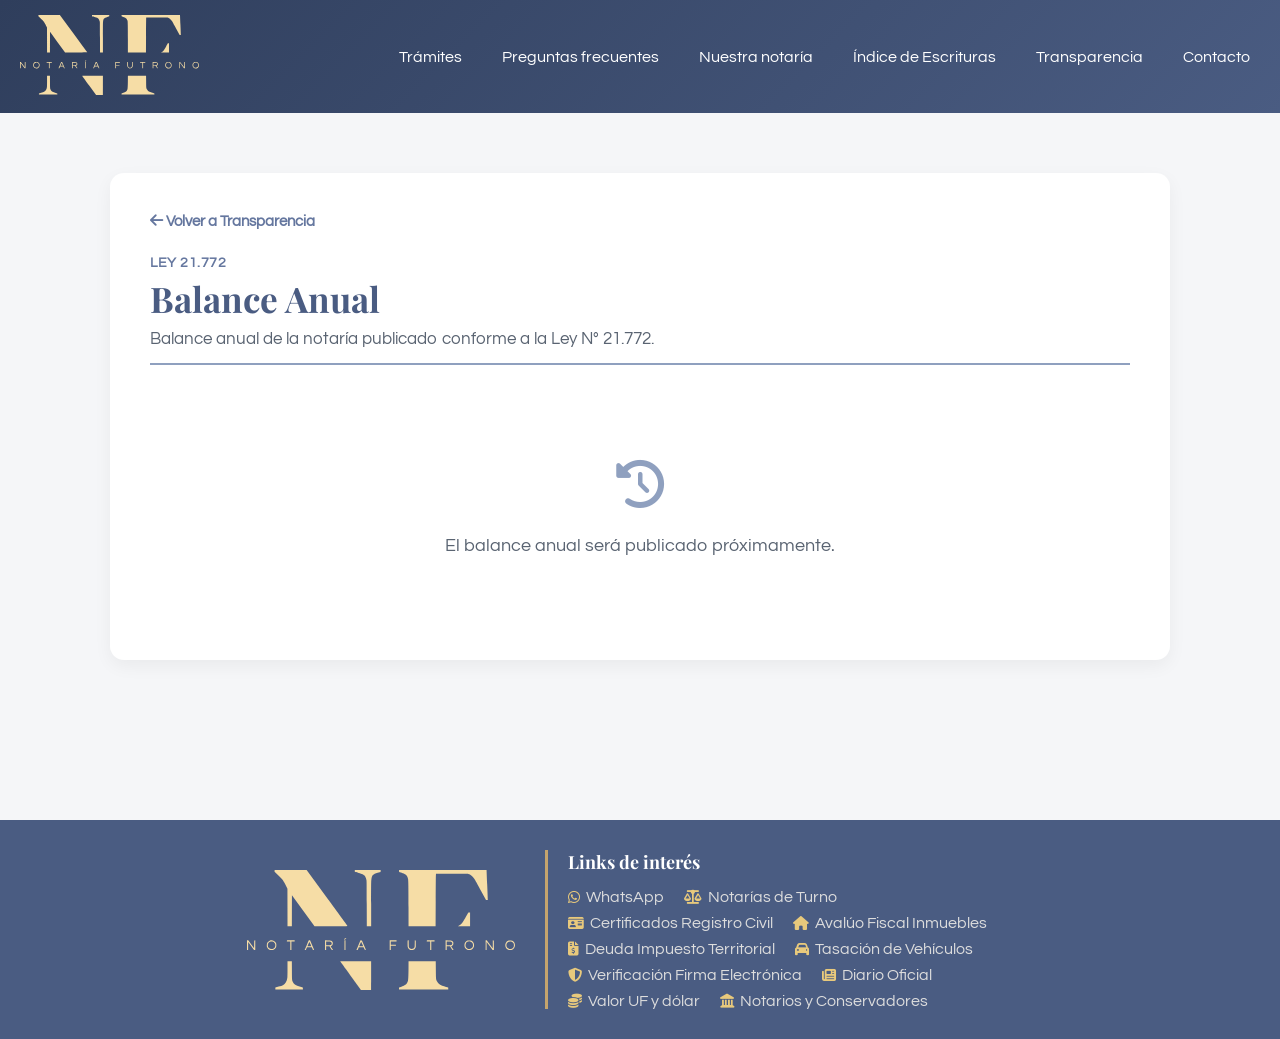
<file: transparencia-balance.html>
<!DOCTYPE html>
<html lang="es">
<head>
    <meta charset="UTF-8">
    <title>Balance Anual - Transparencia - Notaría Futrono</title>
    <meta name="viewport" content="width=device-width, initial-scale=1.0">
    <meta name="description" content="Balance anual de la Notaría Futrono, conforme a la Ley N° 21.772.">
    <link rel="stylesheet" href="https://cdnjs.cloudflare.com/ajax/libs/font-awesome/6.5.0/css/all.min.css">
    <link rel="stylesheet" href="styles.css">
    <link rel="icon" href="/Carrusel/LOGO NOTARÍA FUTRONO.svg" type="image/png">
    <link rel="preconnect" href="https://fonts.googleapis.com">
    <link rel="preconnect" href="https://fonts.gstatic.com" crossorigin>
    <link href="https://fonts.googleapis.com/css2?family=Playfair+Display:ital,wght@0,400..900;1,400..900&family=Questrial&display=swap" rel="stylesheet">
</head>

<body class="site-body">

    <!-- ================= HEADER ================= -->
    <header class="site-header">
        <div class="header-inner">
            <a href="index.html">
                <img src="Carrusel/LOGO NOTARÍA FUTRONO.svg" alt="Logo Notaría" class="logo-image">
            </a>
            <button class="menu-toggle" aria-label="Abrir menú">
                <span class="bar"></span>
                <span class="bar"></span>
                <span class="bar"></span>
            </button>

            <nav class="main-navigation" id="mainNav">
                <ul class="nav-list">
                    <li class="nav-item">
                        <a href="tramites.html" class="nav-link">Trámites</a>
                    </li>
                    <li class="nav-item">
                        <a href="faq.html" class="nav-link">Preguntas frecuentes</a>
                    </li>
                    <li class="nav-item">
                        <a href="notaria.html" class="nav-link">Nuestra notaría</a>
                    </li>
                    <li class="nav-item">
                        <a href="transparencia-indices.html" class="nav-link">Índice de Escrituras</a>
                    </li>

                    <li class="nav-item">
                        <a href="transparencia.html" class="nav-link">Transparencia</a>
                    </li>
                    <li class="nav-item">
                        <a href="index.html#contacto" class="nav-link">Contacto</a>
                    </li>
                </ul>
            </nav>
        </div>
    </header>

    <!-- ================= MAIN ================= -->
    <main class="site-main">
        <div class="content-wrapper">
            <section class="section">
                
                <div style="margin-bottom: 25px;">
                    <a href="transparencia.html" style="color: var(--color-primary); text-decoration: none; font-size: 0.95rem; font-weight: 600;">
                        <i class="fa-solid fa-arrow-left"></i> Volver a Transparencia
                    </a>
                </div>

                <div style="margin-bottom: 35px; border-bottom: 2px solid var(--color-primary-light); padding-bottom: 15px;">
                    <span style="font-size: 0.85rem; color: var(--color-primary); font-weight: 600; text-transform: uppercase; letter-spacing: 0.5px;">Ley 21.772</span>
                    <h1 style="font-family: 'Playfair Display', serif; font-size: 2.2rem; color: var(--color-primary-dark); margin-top: 5px;">
                        Balance Anual
                    </h1>
                    <p style="color: var(--color-text-light); margin-top: 8px; font-size: 1.05rem;">
                        Balance anual de la notaría publicado conforme a la Ley N° 21.772.
                    </p>
                </div>

                <!-- Mensaje de disponibilidad (Fácil de editar por el usuario) -->
                <div style="text-align: center; padding: 60px 20px; color: var(--color-text-light);">
                    <div style="font-size: 3rem; margin-bottom: 20px; color: var(--color-primary-light);">
                        <i class="fa-solid fa-clock-rotate-left"></i>
                    </div>
                    <p style="font-size: 1.1rem; max-width: 500px; margin: 0 auto; line-height: 1.6;">
                        El balance anual será publicado próximamente.
                    </p>
                </div>

            </section>
        </div>
    </main>

    <!-- ================= FOOTER ================= -->
    <footer class="site-footer">
        <div class="footer-container">
            <img id="footer-img" class="logo-image-hero" src="Carrusel/LOGO NOTARÍA FUTRONO.svg">
            <div class="footer-links">
                <h2 class="footer-title">Links de interés</h2>
                <ul class="footer-links-list">
                    <li><a href="https://wa.me/message/VOYNBCRUXKW7G1"><i class="fa-brands fa-whatsapp"></i> WhatsApp</a></li>
                    <li><a href="https://notariosyconservadores.cl/wp-content/uploads/2026/02/TURNOS.pdf"><i class="fas fa-balance-scale"></i> Notarías de Turno</a></li>
                    <li><a href="https://www.registrocivil.cl"><i class="fas fa-id-card"></i> Certificados Registro Civil</a></li>
                    <li><a href="https://zeus.sii.cl/avalu_cgi/br/brc110.sh"><i class="fas fa-home"></i> Avalúo Fiscal Inmuebles</a></li>
                    <li><a href="https://www.tgr.cl/tramites-tgr/certificado-de-deuda-de-contribuciones/"><i class="fas fa-file-invoice-dollar"></i> Deuda Impuesto Territorial</a></li>
                    <li><a href="https://www.sii.cl/servicios_online/1049-.html"><i class="fas fa-car"></i> Tasación de Vehículos</a></li>
                    <li><a href="https://www.fojas.cl/index2.php"><i class="fas fa-shield-alt"></i> Verificación Firma Electrónica</a></li>
                    <li><a href="https://www.diariooficial.interior.gob.cl/#close"><i class="fas fa-newspaper"></i> Diario Oficial</a></li>
                    <li><a href="https://www.bcentral.cl/inicio"><i class="fas fa-coins"></i> Valor UF y dólar</a></li>
                    <li><a href="https://notariosyconservadores.cl"><i class="fas fa-landmark"></i> Notarios y Conservadores</a></li>
                </ul>
            </div>
        </div>
    </footer>

    <script>
        const toggle = document.querySelector(".menu-toggle");
        const nav = document.getElementById("mainNav");

        toggle.addEventListener("click", () => {
            nav.classList.toggle("active");
            toggle.classList.toggle("active");
        });
    </script>

    <script>
        let lastScroll = 0;
        const header = document.querySelector(".site-header");

        window.addEventListener("scroll", () => {
            const currentScroll = window.pageYOffset;

            if (currentScroll > lastScroll && currentScroll > 50) {
                header.classList.add("hidden");
            } else {
                header.classList.remove("hidden");
            }
            lastScroll = currentScroll;
        });
    </script>

</body>
</html>
</file>
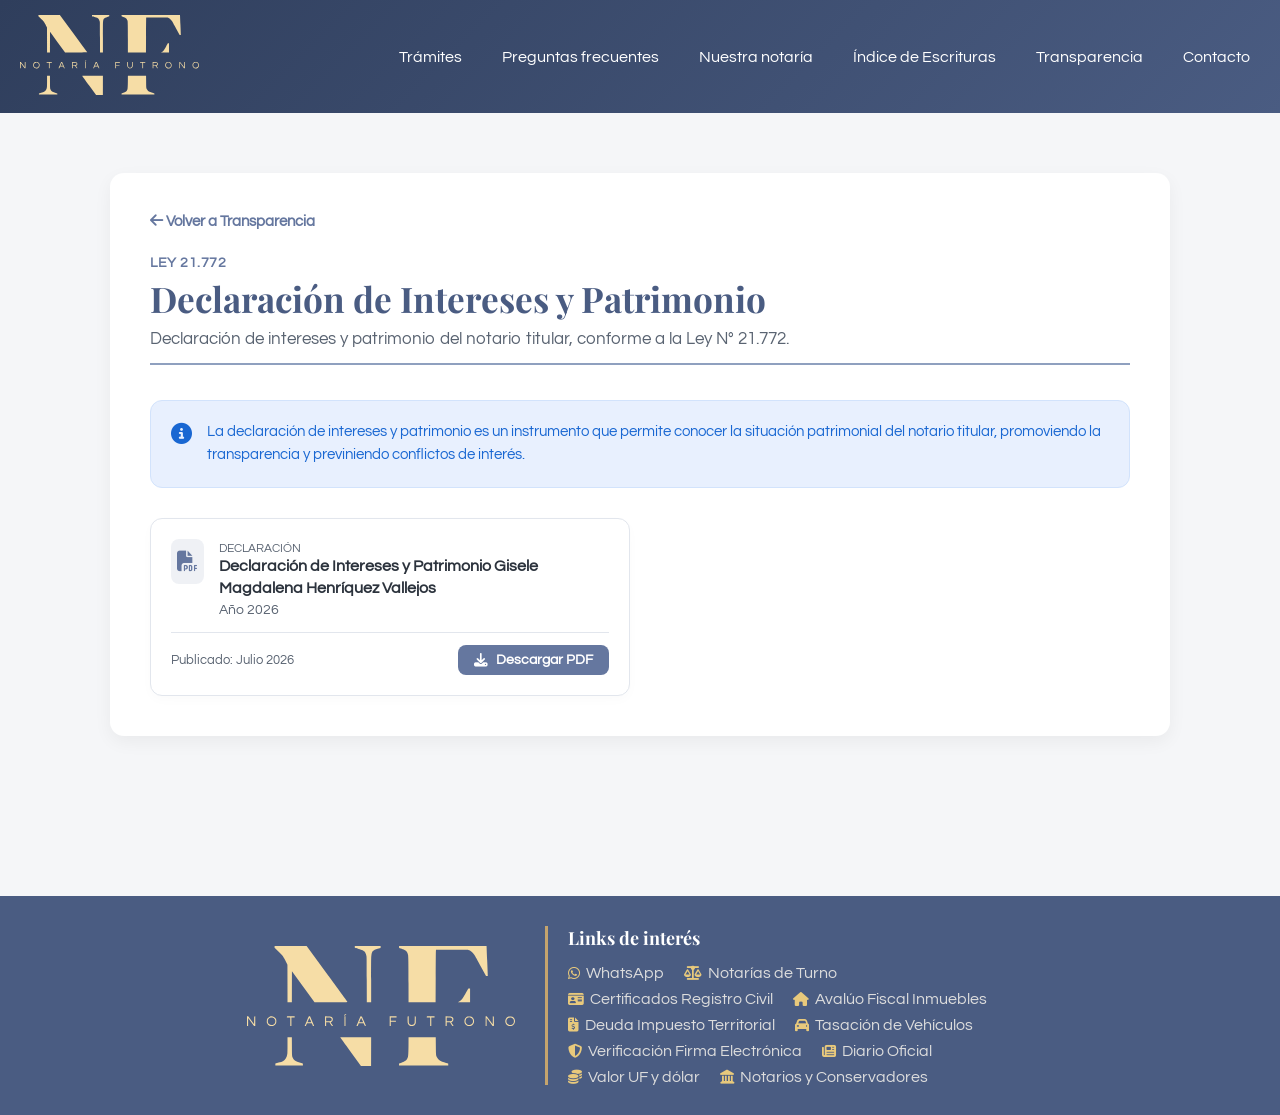
<file: transparencia-declaraciones.html>
<!DOCTYPE html>
<html lang="es">
<head>
    <meta charset="UTF-8">
    <title>Declaración de Intereses y Patrimonio - Transparencia - Notaría Futrono</title>
    <meta name="viewport" content="width=device-width, initial-scale=1.0">
    <meta name="description" content="Declaración de Intereses y Patrimonio de la Notaría Futrono, conforme a la Ley N° 21.772.">
    <link rel="stylesheet" href="https://cdnjs.cloudflare.com/ajax/libs/font-awesome/6.5.0/css/all.min.css">
    <link rel="stylesheet" href="styles.css">
    <link rel="icon" href="/Carrusel/LOGO NOTARÍA FUTRONO.svg" type="image/png">
    <link rel="preconnect" href="https://fonts.googleapis.com">
    <link rel="preconnect" href="https://fonts.gstatic.com" crossorigin>
    <link href="https://fonts.googleapis.com/css2?family=Playfair+Display:ital,wght@0,400..900;1,400..900&family=Questrial&display=swap" rel="stylesheet">
</head>

<body class="site-body">

    <!-- ================= HEADER ================= -->
    <header class="site-header">
        <div class="header-inner">
            <a href="index.html">
                <img src="Carrusel/LOGO NOTARÍA FUTRONO.svg" alt="Logo Notaría" class="logo-image">
            </a>
            <button class="menu-toggle" aria-label="Abrir menú">
                <span class="bar"></span>
                <span class="bar"></span>
                <span class="bar"></span>
            </button>

            <nav class="main-navigation" id="mainNav">
                <ul class="nav-list">
                    <li class="nav-item">
                        <a href="tramites.html" class="nav-link">Trámites</a>
                    </li>
                    <li class="nav-item">
                        <a href="faq.html" class="nav-link">Preguntas frecuentes</a>
                    </li>
                    <li class="nav-item">
                        <a href="notaria.html" class="nav-link">Nuestra notaría</a>
                    </li>
                    <li class="nav-item">
                        <a href="transparencia-indices.html" class="nav-link">Índice de Escrituras</a>
                    </li>

                    <li class="nav-item">
                        <a href="transparencia.html" class="nav-link">Transparencia</a>
                    </li>
                    <li class="nav-item">
                        <a href="index.html#contacto" class="nav-link">Contacto</a>
                    </li>
                </ul>
            </nav>
        </div>
    </header>

    <!-- ================= MAIN ================= -->
    <main class="site-main">
        <div class="content-wrapper">
            <section class="section">
                
                <div style="margin-bottom: 25px;">
                    <a href="transparencia.html" style="color: var(--color-primary); text-decoration: none; font-size: 0.95rem; font-weight: 600;">
                        <i class="fa-solid fa-arrow-left"></i> Volver a Transparencia
                    </a>
                </div>

                <div style="margin-bottom: 35px; border-bottom: 2px solid var(--color-primary-light); padding-bottom: 15px;">
                    <span style="font-size: 0.85rem; color: var(--color-primary); font-weight: 600; text-transform: uppercase; letter-spacing: 0.5px;">Ley 21.772</span>
                    <h1 style="font-family: 'Playfair Display', serif; font-size: 2.2rem; color: var(--color-primary-dark); margin-top: 5px;">
                        Declaración de Intereses y Patrimonio
                    </h1>
                    <p style="color: var(--color-text-light); margin-top: 8px; font-size: 1.05rem;">
                        Declaración de intereses y patrimonio del notario titular, conforme a la Ley N° 21.772.
                    </p>
                </div>

                <!-- Banner Informativo -->
                <div class="alert-box info-blue">
                    <div style="flex-shrink: 0;">
                        <i class="fa-solid fa-circle-info"></i>
                    </div>
                    <div>
                        <p style="font-size: 0.95rem; margin: 0; line-height: 1.5; color: #1967D2;">
                            La declaración de intereses y patrimonio es un instrumento que permite conocer la situación patrimonial del notario titular, promoviendo la transparencia y previniendo conflictos de interés.
                        </p>
                    </div>
                </div>

                <!-- Listado de Declaraciones (Fácil de agregar más duplicando esta tarjeta) -->
                <div class="doc-grid" style="margin-top: 30px;">
                    
                    <!-- Tarjeta de Declaración 1 -->
                    <div class="doc-card">
                        <div class="doc-card-header">
                            <div class="doc-icon">
                                <i class="fa-solid fa-file-pdf"></i>
                            </div>
                            <div class="doc-info">
                                <span>Declaración</span>
                                <h3 style="font-family: 'Questrial', sans-serif;">
                                    Declaración de Intereses y Patrimonio Gisele Magdalena Henríquez Vallejos
                                </h3>
                                <p style="margin: 0; font-size: 0.85rem; color: var(--color-text-light);">Año 2026</p>
                            </div>
                        </div>
                        <div class="doc-card-footer">
                            <span class="doc-date">Publicado: Julio 2026</span>
                            <a href="DIP.pdf" target="_blank" class="download-btn">
                                <i class="fa-solid fa-download"></i> Descargar PDF
                            </a>
                        </div>
                    </div>

                </div>

            </section>
        </div>
    </main>

    <!-- ================= FOOTER ================= -->
    <footer class="site-footer">
        <div class="footer-container">
            <img id="footer-img" class="logo-image-hero" src="Carrusel/LOGO NOTARÍA FUTRONO.svg">
            <div class="footer-links">
                <h2 class="footer-title">Links de interés</h2>
                <ul class="footer-links-list">
                    <li><a href="https://wa.me/message/VOYNBCRUXKW7G1"><i class="fa-brands fa-whatsapp"></i> WhatsApp</a></li>
                    <li><a href="https://notariosyconservadores.cl/wp-content/uploads/2026/02/TURNOS.pdf"><i class="fas fa-balance-scale"></i> Notarías de Turno</a></li>
                    <li><a href="https://www.registrocivil.cl"><i class="fas fa-id-card"></i> Certificados Registro Civil</a></li>
                    <li><a href="https://zeus.sii.cl/avalu_cgi/br/brc110.sh"><i class="fas fa-home"></i> Avalúo Fiscal Inmuebles</a></li>
                    <li><a href="https://www.tgr.cl/tramites-tgr/certificado-de-deuda-de-contribuciones/"><i class="fas fa-file-invoice-dollar"></i> Deuda Impuesto Territorial</a></li>
                    <li><a href="https://www.sii.cl/servicios_online/1049-.html"><i class="fas fa-car"></i> Tasación de Vehículos</a></li>
                    <li><a href="https://www.fojas.cl/index2.php"><i class="fas fa-shield-alt"></i> Verificación Firma Electrónica</a></li>
                    <li><a href="https://www.diariooficial.interior.gob.cl/#close"><i class="fas fa-newspaper"></i> Diario Oficial</a></li>
                    <li><a href="https://www.bcentral.cl/inicio"><i class="fas fa-coins"></i> Valor UF y dólar</a></li>
                    <li><a href="https://notariosyconservadores.cl"><i class="fas fa-landmark"></i> Notarios y Conservadores</a></li>
                </ul>
            </div>
        </div>
    </footer>

    <script>
        const toggle = document.querySelector(".menu-toggle");
        const nav = document.getElementById("mainNav");

        toggle.addEventListener("click", () => {
            nav.classList.toggle("active");
            toggle.classList.toggle("active");
        });
    </script>

    <script>
        let lastScroll = 0;
        const header = document.querySelector(".site-header");

        window.addEventListener("scroll", () => {
            const currentScroll = window.pageYOffset;

            if (currentScroll > lastScroll && currentScroll > 50) {
                header.classList.add("hidden");
            } else {
                header.classList.remove("hidden");
            }
            lastScroll = currentScroll;
        });
    </script>

</body>
</html>
</file>
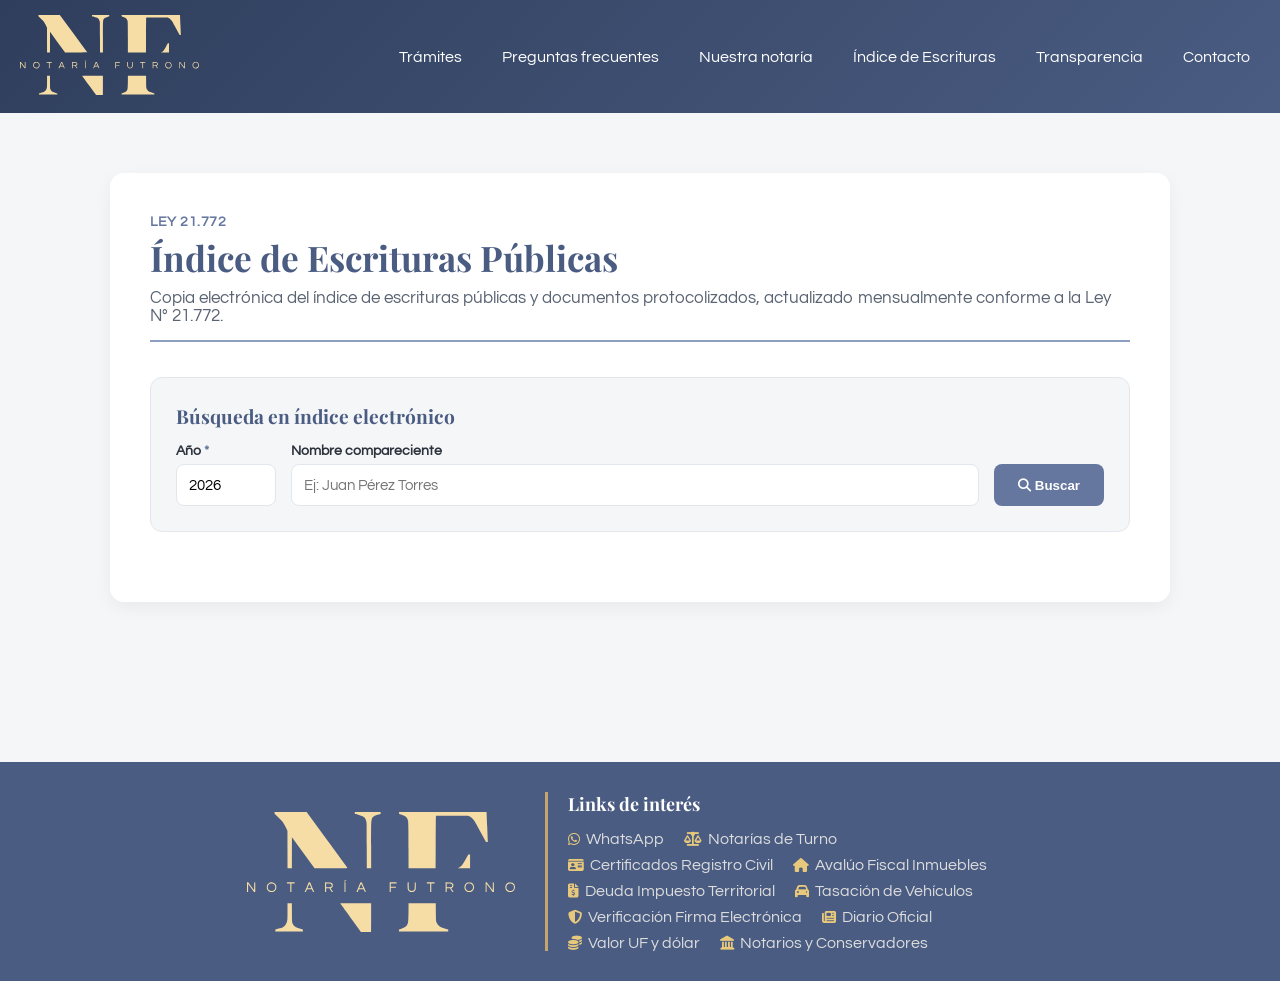
<file: transparencia-indices.html>
<!DOCTYPE html>
<html lang="es">
<head>
    <meta charset="UTF-8">
    <title>Índice de Escrituras Públicas - Notaría Futrono</title>
    <meta name="viewport" content="width=device-width, initial-scale=1.0">
    <meta name="description" content="Copia electrónica del índice de escrituras públicas de la Notaría Futrono, conforme a la Ley N° 21.772.">
    <link rel="stylesheet" href="https://cdnjs.cloudflare.com/ajax/libs/font-awesome/6.5.0/css/all.min.css">
    <link rel="stylesheet" href="styles.css">
    <link rel="icon" href="/Carrusel/LOGO NOTARÍA FUTRONO.svg" type="image/png">
    <link rel="preconnect" href="https://fonts.googleapis.com">
    <link rel="preconnect" href="https://fonts.gstatic.com" crossorigin>
    <link href="https://fonts.googleapis.com/css2?family=Playfair+Display:ital,wght@0,400..900;1,400..900&family=Questrial&display=swap" rel="stylesheet">
</head>

<body class="site-body">

    <!-- ================= HEADER ================= -->
    <header class="site-header">
        <div class="header-inner">
            <a href="index.html">
                <img src="Carrusel/LOGO NOTARÍA FUTRONO.svg" alt="Logo Notaría" class="logo-image">
            </a>
            <button class="menu-toggle" aria-label="Abrir menú">
                <span class="bar"></span>
                <span class="bar"></span>
                <span class="bar"></span>
            </button>

            <nav class="main-navigation" id="mainNav">
                <ul class="nav-list">
                    <li class="nav-item">
                        <a href="tramites.html" class="nav-link">Trámites</a>
                    </li>
                    <li class="nav-item">
                        <a href="faq.html" class="nav-link">Preguntas frecuentes</a>
                    </li>
                    <li class="nav-item">
                        <a href="notaria.html" class="nav-link">Nuestra notaría</a>
                    </li>
                    <li class="nav-item">
                        <a href="transparencia-indices.html" class="nav-link">Índice de Escrituras</a>
                    </li>

                    <li class="nav-item">
                        <a href="transparencia.html" class="nav-link">Transparencia</a>
                    </li>
                    <li class="nav-item">
                        <a href="index.html#contacto" class="nav-link">Contacto</a>
                    </li>
                </ul>
            </nav>
        </div>
    </header>

    <!-- ================= MAIN ================= -->
    <main class="site-main">
        <div class="content-wrapper">
            <section class="section">
                


                <div style="margin-bottom: 35px; border-bottom: 2px solid var(--color-primary-light); padding-bottom: 15px;">
                    <span style="font-size: 0.85rem; color: var(--color-primary); font-weight: 600; text-transform: uppercase; letter-spacing: 0.5px;">Ley 21.772</span>
                    <h1 style="font-family: 'Playfair Display', serif; font-size: 2.2rem; color: var(--color-primary-dark); margin-top: 5px;">
                        Índice de Escrituras Públicas
                    </h1>
                    <p style="color: var(--color-text-light); margin-top: 8px; font-size: 1.05rem;">
                        Copia electrónica del índice de escrituras públicas y documentos protocolizados, actualizado mensualmente conforme a la Ley N° 21.772.
                    </p>
                </div>

                <!-- Buscador de Índices -->
                <div class="search-box">
                    <h2>Búsqueda en índice electrónico</h2>
                    <form id="indicesSearchForm" class="search-form">
                        <div class="form-group group-year">
                            <label for="searchYear">Año <span style="color: var(--color-primary); font-weight: bold;">*</span></label>
                            <input type="number" id="searchYear" placeholder="2026" min="1900" max="2100" required value="2026">
                        </div>
                        <div class="form-group group-name">
                            <label for="searchName">Nombre compareciente</label>
                            <input type="text" id="searchName" placeholder="Ej: Juan Pérez Torres">
                        </div>
                        <button type="submit" class="search-btn">
                            <i class="fa-solid fa-magnifying-glass"></i> Buscar
                        </button>
                    </form>

                    <!-- Div para mostrar resultados de búsqueda interactiva mediante JS -->
                    <div id="searchResults" style="margin-top: 20px; display: none;"></div>
                </div>



            </section>
        </div>
    </main>

    <!-- ================= FOOTER ================= -->
    <footer class="site-footer">
        <div class="footer-container">
            <img id="footer-img" class="logo-image-hero" src="Carrusel/LOGO NOTARÍA FUTRONO.svg">
            <div class="footer-links">
                <h2 class="footer-title">Links de interés</h2>
                <ul class="footer-links-list">
                    <li><a href="https://wa.me/message/VOYNBCRUXKW7G1"><i class="fa-brands fa-whatsapp"></i> WhatsApp</a></li>
                    <li><a href="https://notariosyconservadores.cl/wp-content/uploads/2026/02/TURNOS.pdf"><i class="fas fa-balance-scale"></i> Notarías de Turno</a></li>
                    <li><a href="https://www.registrocivil.cl"><i class="fas fa-id-card"></i> Certificados Registro Civil</a></li>
                    <li><a href="https://zeus.sii.cl/avalu_cgi/br/brc110.sh"><i class="fas fa-home"></i> Avalúo Fiscal Inmuebles</a></li>
                    <li><a href="https://www.tgr.cl/tramites-tgr/certificado-de-deuda-de-contribuciones/"><i class="fas fa-file-invoice-dollar"></i> Deuda Impuesto Territorial</a></li>
                    <li><a href="https://www.sii.cl/servicios_online/1049-.html"><i class="fas fa-car"></i> Tasación de Vehículos</a></li>
                    <li><a href="https://www.fojas.cl/index2.php"><i class="fas fa-shield-alt"></i> Verificación Firma Electrónica</a></li>
                    <li><a href="https://www.diariooficial.interior.gob.cl/#close"><i class="fas fa-newspaper"></i> Diario Oficial</a></li>
                    <li><a href="https://www.bcentral.cl/inicio"><i class="fas fa-coins"></i> Valor UF y dólar</a></li>
                    <li><a href="https://notariosyconservadores.cl"><i class="fas fa-landmark"></i> Notarios y Conservadores</a></li>
                </ul>
            </div>
        </div>
    </footer>

    <script>
        const toggle = document.querySelector(".menu-toggle");
        const nav = document.getElementById("mainNav");

        toggle.addEventListener("click", () => {
            nav.classList.toggle("active");
            toggle.classList.toggle("active");
        });
    </script>

    <script>
        let lastScroll = 0;
        const header = document.querySelector(".site-header");

        window.addEventListener("scroll", () => {
            const currentScroll = window.pageYOffset;

            if (currentScroll > lastScroll && currentScroll > 50) {
                header.classList.add("hidden");
            } else {
                header.classList.remove("hidden");
            }
            lastScroll = currentScroll;
        });
    </script>

    <!-- JS del Buscador de Índices Real -->
    <script>
        document.addEventListener("DOMContentLoaded", () => {
            const searchForm = document.getElementById("indicesSearchForm");
            const resultsDiv = document.getElementById("searchResults");
            const cacheIndices = {};

            // Normaliza texto para búsqueda tolerante (sin acentos, sin eñes especiales, en minúsculas)
            function normalizarTexto(texto) {
                return texto.toLowerCase()
                    .normalize("NFD")
                    .replace(/[\u0300-\u036f]/g, "") // Remueve acentos
                    .trim();
            }

            function obtenerIndices(year) {
                return new Promise((resolve, reject) => {
                    const varName = `indices_${year}`;
                    if (window[varName]) {
                        resolve(window[varName]);
                        return;
                    }
                    
                    const script = document.createElement("script");
                    script.src = `indices-json/indices-${year}.js`;
                    script.onload = () => {
                        if (window[varName]) {
                            resolve(window[varName]);
                        } else {
                            reject(new Error(`Los datos para el año ${year} no se definieron correctamente.`));
                        }
                    };
                    script.onerror = () => {
                        reject(new Error(`No se pudo encontrar el índice del año ${year}.`));
                    };
                    document.body.appendChild(script);
                });
            }

            searchForm.addEventListener("submit", async (e) => {
                e.preventDefault();
                const year = document.getElementById("searchYear").value;
                const nameInput = document.getElementById("searchName").value;
                const nameSearch = normalizarTexto(nameInput);

                resultsDiv.style.display = "block";
                resultsDiv.innerHTML = `
                    <div style="text-align:center; padding: 30px;">
                        <i class="fa-solid fa-spinner fa-spin" style="font-size: 1.8rem; color: var(--color-primary); margin-bottom: 12px;"></i>
                        <p style="font-size: 0.95rem; color: var(--color-text-light);">Buscando en los registros del año ${year}...</p>
                    </div>
                `;

                try {
                    const indices = await obtenerIndices(year);
                    
                    // Si la búsqueda es vacía, mostramos los primeros 100 registros
                    let resultados = [];
                    if (nameSearch === "") {
                        resultados = indices;
                    } else {
                        // Filtrar coincidencias
                        resultados = indices.filter(reg => {
                            const c1Norm = normalizarTexto(reg.c1);
                            const c2Norm = normalizarTexto(reg.c2);
                            const matNorm = normalizarTexto(reg.materia);
                            
                            return c1Norm.includes(nameSearch) || c2Norm.includes(nameSearch) || matNorm.includes(nameSearch);
                        });
                    }

                    if (resultados.length === 0) {
                        resultsDiv.innerHTML = `
                            <div class="alert-box info-amber" style="margin-bottom:0;">
                                <i class="fa-solid fa-circle-exclamation"></i>
                                <div>
                                    <p style="font-weight:600; margin-bottom: 4px;">Sin coincidencias</p>
                                    <p style="font-size: 0.9rem;">No se encontraron registros de escrituras que coincidan con <strong>"${nameInput}"</strong> en el año <strong>${year}</strong>.</p>
                                </div>
                            </div>
                        `;
                        return;
                    }

                    // Limitar los resultados que renderizamos para optimizar rendimiento
                    const maxMostrar = 150;
                    const registrosAMostrar = resultados.slice(0, maxMostrar);
                    
                    let htmlTabla = `
                        <div style="margin-top: 25px;">
                            <div style="display:flex; justify-content:space-between; align-items:center; margin-bottom: 15px; flex-wrap:wrap; gap:10px;">
                                <p style="font-size:0.9rem; color: var(--color-text-light); margin:0;">
                                    Se encontraron <strong>${resultados.length}</strong> registros. 
                                    ${resultados.length > maxMostrar ? `Mostrando los primeros ${maxMostrar}.` : ""}
                                </p>
                            </div>
                            <div class="table-wrapper">
                                <table class="transparencia-table">
                                    <thead>
                                        <tr>
                                            <th>Rep.</th>
                                            <th>Fecha / Mes</th>
                                            <th>Comparecientes / Contratantes</th>
                                            <th>Materia / Acto</th>
                                            <th>Fojas</th>
                                            <th style="text-align:right;">Acción</th>
                                        </tr>
                                    </thead>
                                    <tbody>
                    `;

                    registrosAMostrar.forEach(reg => {
                        const partes = reg.c2 ? `${reg.c1} / ${reg.c2}` : reg.c1;
                        const partesEscapadas = partes.replace(/'/g, "\\'").replace(/"/g, '&quot;');
                        const materiaEscapada = reg.materia.replace(/'/g, "\\'").replace(/"/g, '&quot;');
                        
                        htmlTabla += `
                            <tr>
                                <td data-label="Rep." style="font-weight:600; color: var(--color-primary-dark);">${reg.repertorio}</td>
                                <td data-label="Fecha / Mes" style="color: var(--color-text-light); text-transform: capitalize; font-size: 0.85rem;">${(reg.mes || "").toLowerCase()}</td>
                                <td data-label="Comparecientes" class="td-stack" style="font-weight: 500;">${partes}</td>
                                <td data-label="Materia" class="td-stack">${reg.materia}</td>
                                <td data-label="Fojas" style="color: var(--color-text-light);">${reg.fojas || "-"}</td>
                                <td data-label="Acción" style="text-align: right;">
                                    <a href="javascript:void(0)" onclick="abrirSolicitud('${year}', '${reg.repertorio}', '${materiaEscapada}', '${partesEscapadas}')" class="download-btn" style="padding: 6px 12px; font-size: 0.8rem; background: var(--color-primary-dark);">
                                        <i class="fa-solid fa-file-signature"></i> Solicitar copia
                                    </a>
                                </td>
                            </tr>
                        `;
                    });

                    htmlTabla += `
                                    </tbody>
                                </table>
                            </div>
                            ${resultados.length > maxMostrar ? `
                                <p style="font-size:0.85rem; color: var(--color-text-light); text-align:center; font-style:italic; margin-top:-10px; margin-bottom:15px;">
                                    * Escriba un nombre más específico (ej: primer y segundo apellido) para filtrar los resultados.
                                </p>
                            ` : ""}
                        </div>
                    `;

                    resultsDiv.innerHTML = htmlTabla;

                } catch (error) {
                    console.error(error);
                    resultsDiv.innerHTML = `
                        <div class="alert-box info-amber" style="margin-bottom:0;">
                            <i class="fa-solid fa-circle-xmark" style="color: #c53030;"></i>
                            <div>
                                <p style="color: #c53030; font-weight: 600;">Índice no disponible</p>
                                <p style="font-size:0.9rem;">El índice digital para el año <strong>${year}</strong> aún no se encuentra digitalizado en línea. Por favor consulte las descargas de índices en PDF o visítenos en la notaría.</p>
                            </div>
                        </div>
                    `;
                }
            });

            // Lógica de control de la ventana modal
            const modal = document.getElementById("solicitudModal");
            const btnCerrar = document.querySelector(".close-modal");
            const solicitudForm = document.getElementById("solicitudForm");
            
            window.abrirSolicitud = function(year, repertorio, materia, partes) {
                // Rellenar resumen en pantalla
                document.getElementById("resumenAnio").innerText = year;
                document.getElementById("resumenRepertorio").innerText = repertorio;
                document.getElementById("resumenMateria").innerText = materia;
                document.getElementById("resumenPartes").innerText = partes;
                
                // Rellenar campos ocultos del formulario para el envío posterior
                document.getElementById("formAnio").value = year;
                document.getElementById("formRepertorio").value = repertorio;
                document.getElementById("formMateria").value = materia;
                document.getElementById("formPartes").value = partes;
                
                // Mostrar el modal
                modal.classList.add("active");
            }
            
            btnCerrar.addEventListener("click", () => {
                modal.classList.remove("active");
            });
            
            // Cerrar al hacer clic fuera del contenido del modal
            window.addEventListener("click", (e) => {
                if (e.target === modal) {
                    modal.classList.remove("active");
                }
            });

            // Envío asíncrono vía fetch para evitar ser bloqueado/borrado por el antivirus
            solicitanteForm = document.getElementById("solicitudForm");
            solicitanteForm.addEventListener("submit", async (e) => {
                e.preventDefault();
                
                const btnEnviar = solicitanteForm.querySelector("button[type='submit']");
                const originalBtnHTML = btnEnviar.innerHTML;
                btnEnviar.disabled = true;
                btnEnviar.innerHTML = `<i class="fa-solid fa-spinner fa-spin"></i> Enviando...`;
                
                // Obtener datos del formulario
                const formData = new FormData(solicitanteForm);
                const data = {};
                formData.forEach((value, key) => data[key] = value);
                
                try {
                    const response = await fetch("https://submit-form.com/E0Df8g1fB", {
                        method: "POST",
                        headers: {
                            "Content-Type": "application/json",
                            "Accept": "application/json"
                        },
                        body: JSON.stringify(data)
                    });
                    
                    if (response.ok) {
                        alert("Solicitud de copia enviada con éxito. La notaría se contactará con usted a la brevedad.");
                        modal.classList.remove("active");
                        solicitanteForm.reset();
                    } else {
                        throw new Error("Error en respuesta de Formspark");
                    }
                } catch (error) {
                    console.error(error);
                    alert("Hubo un problema al enviar la solicitud. Por favor contáctenos a contacto@notariafutrono.cl");
                } finally {
                    btnEnviar.disabled = false;
                    btnEnviar.innerHTML = originalBtnHTML;
                }
            });
        });
    </script>

    <!-- Modal de Solicitud de Escritura (Enviado al correo de la notaría de forma asíncrona) -->
    <div id="solicitudModal" class="modal">
        <div class="modal-content">
            <span class="close-modal">&times;</span>
            <h2 class="modal-title">Solicitar Copia de Escritura</h2>
            <p class="modal-subtitle">Complete los datos a continuación para enviar la solicitud de copia a la notaría.</p>
            
            <div class="escritura-resumen">
                <p><strong>Año:</strong> <span id="resumenAnio">-</span></p>
                <p><strong>N° Repertorio:</strong> <span id="resumenRepertorio">-</span></p>
                <p><strong>Materia:</strong> <span id="resumenMateria">-</span></p>
                <p><strong>Comparecientes:</strong> <span id="resumenPartes">-</span></p>
            </div>
            
            <form id="solicitudForm">
                <!-- Inputs ocultos con datos del documento -->
                <input type="hidden" name="escritura_anio" id="formAnio">
                <input type="hidden" name="escritura_repertorio" id="formRepertorio">
                <input type="hidden" name="escritura_materia" id="formMateria">
                <input type="hidden" name="escritura_comparecientes" id="formPartes">
                <input type="hidden" name="tipo_copia" value="Simple">
                
                <div class="form-group-modal">
                    <label for="solicitanteNombre">Nombre Completo <span style="color:var(--color-primary); font-weight:bold;">*</span></label>
                    <input type="text" id="solicitanteNombre" name="nombre" placeholder="Ej: Juan Pérez" required>
                </div>
                
                <div class="form-group-modal">
                    <label for="solicitanteEmail">Correo Electrónico <span style="color:var(--color-primary); font-weight:bold;">*</span></label>
                    <input type="email" id="solicitanteEmail" name="email" placeholder="Ej: juan@correo.com" required>
                </div>
                
                <div class="form-group-modal">
                    <label for="solicitanteFono">Teléfono de Contacto <span style="color:var(--color-primary); font-weight:bold;">*</span></label>
                    <input type="tel" id="solicitanteFono" name="telefono" placeholder="Ej: +56 9 1234 5678" required>
                </div>
                
                <div class="form-group-modal">
                    <label for="solicitanteMensaje">Observaciones / Indicaciones adicionales</label>
                    <textarea id="solicitanteMensaje" name="mensaje" placeholder="Indique si necesita retirar en oficina física o recibir por correo digital, o cualquier otro detalle..."></textarea>
                </div>
                
                <button type="submit" class="transparencia-button" style="width: 100%; border: none; cursor: pointer; margin-top: 15px;">
                    <i class="fa-solid fa-paper-plane"></i> Enviar Solicitud de Copia
                </button>
            </form>
        </div>
    </div>

</body>
</html>
</file>
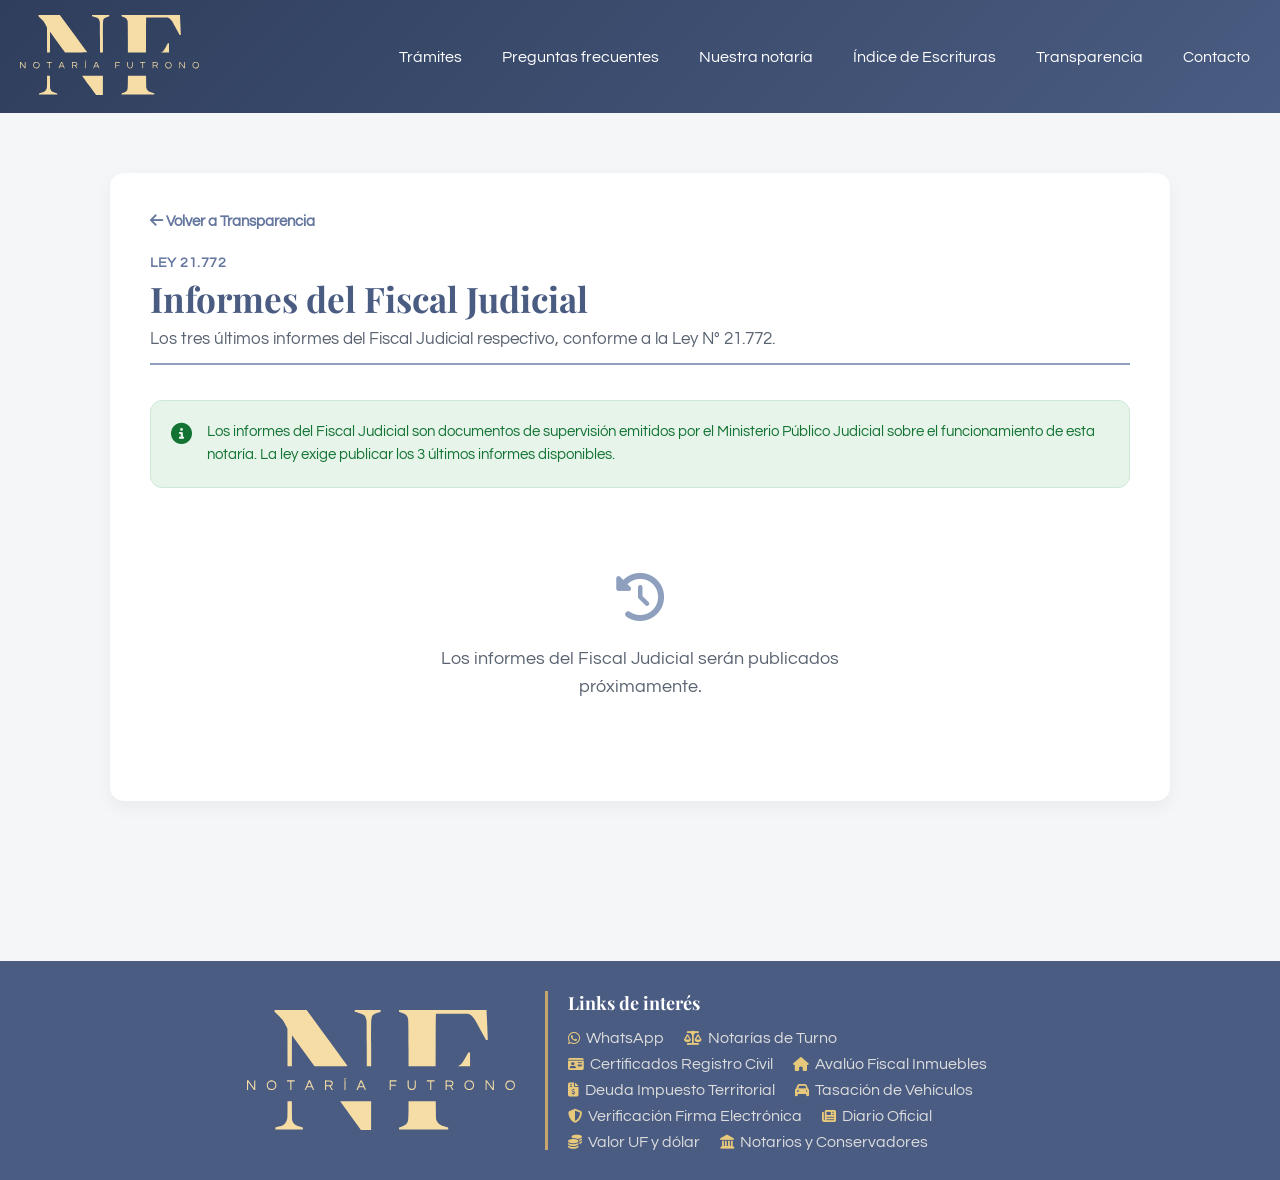
<file: transparencia-informes.html>
<!DOCTYPE html>
<html lang="es">
<head>
    <meta charset="UTF-8">
    <title>Informes del Fiscal Judicial - Transparencia - Notaría Futrono</title>
    <meta name="viewport" content="width=device-width, initial-scale=1.0">
    <meta name="description" content="Informes del Fiscal Judicial para la Notaría Futrono, conforme a la Ley N° 21.772.">
    <link rel="stylesheet" href="https://cdnjs.cloudflare.com/ajax/libs/font-awesome/6.5.0/css/all.min.css">
    <link rel="stylesheet" href="styles.css">
    <link rel="icon" href="/Carrusel/LOGO NOTARÍA FUTRONO.svg" type="image/png">
    <link rel="preconnect" href="https://fonts.googleapis.com">
    <link rel="preconnect" href="https://fonts.gstatic.com" crossorigin>
    <link href="https://fonts.googleapis.com/css2?family=Playfair+Display:ital,wght@0,400..900;1,400..900&family=Questrial&display=swap" rel="stylesheet">
</head>

<body class="site-body">

    <!-- ================= HEADER ================= -->
    <header class="site-header">
        <div class="header-inner">
            <a href="index.html">
                <img src="Carrusel/LOGO NOTARÍA FUTRONO.svg" alt="Logo Notaría" class="logo-image">
            </a>
            <button class="menu-toggle" aria-label="Abrir menú">
                <span class="bar"></span>
                <span class="bar"></span>
                <span class="bar"></span>
            </button>

            <nav class="main-navigation" id="mainNav">
                <ul class="nav-list">
                    <li class="nav-item">
                        <a href="tramites.html" class="nav-link">Trámites</a>
                    </li>
                    <li class="nav-item">
                        <a href="faq.html" class="nav-link">Preguntas frecuentes</a>
                    </li>
                    <li class="nav-item">
                        <a href="notaria.html" class="nav-link">Nuestra notaría</a>
                    </li>
                    <li class="nav-item">
                        <a href="transparencia-indices.html" class="nav-link">Índice de Escrituras</a>
                    </li>

                    <li class="nav-item">
                        <a href="transparencia.html" class="nav-link">Transparencia</a>
                    </li>
                    <li class="nav-item">
                        <a href="index.html#contacto" class="nav-link">Contacto</a>
                    </li>
                </ul>
            </nav>
        </div>
    </header>

    <!-- ================= MAIN ================= -->
    <main class="site-main">
        <div class="content-wrapper">
            <section class="section">
                
                <div style="margin-bottom: 25px;">
                    <a href="transparencia.html" style="color: var(--color-primary); text-decoration: none; font-size: 0.95rem; font-weight: 600;">
                        <i class="fa-solid fa-arrow-left"></i> Volver a Transparencia
                    </a>
                </div>

                <div style="margin-bottom: 35px; border-bottom: 2px solid var(--color-primary-light); padding-bottom: 15px;">
                    <span style="font-size: 0.85rem; color: var(--color-primary); font-weight: 600; text-transform: uppercase; letter-spacing: 0.5px;">Ley 21.772</span>
                    <h1 style="font-family: 'Playfair Display', serif; font-size: 2.2rem; color: var(--color-primary-dark); margin-top: 5px;">
                        Informes del Fiscal Judicial
                    </h1>
                    <p style="color: var(--color-text-light); margin-top: 8px; font-size: 1.05rem;">
                        Los tres últimos informes del Fiscal Judicial respectivo, conforme a la Ley N° 21.772.
                    </p>
                </div>

                <!-- Banner Informativo -->
                <div class="alert-box info-green">
                    <div style="flex-shrink: 0;">
                        <i class="fa-solid fa-circle-info"></i>
                    </div>
                    <div>
                        <p style="font-size: 0.95rem; margin: 0; line-height: 1.5; color: #137333;">
                            Los informes del Fiscal Judicial son documentos de supervisión emitidos por el Ministerio Público Judicial sobre el funcionamiento de esta notaría. La ley exige publicar los 3 últimos informes disponibles.
                        </p>
                    </div>
                </div>

                <!-- Mensaje de disponibilidad (Fácil de editar por el usuario) -->
                <div style="text-align: center; padding: 60px 20px; color: var(--color-text-light);">
                    <div style="font-size: 3rem; margin-bottom: 20px; color: var(--color-primary-light);">
                        <i class="fa-solid fa-clock-rotate-left"></i>
                    </div>
                    <p style="font-size: 1.1rem; max-width: 500px; margin: 0 auto; line-height: 1.6;">
                        Los informes del Fiscal Judicial serán publicados próximamente.
                    </p>
                </div>

            </section>
        </div>
    </main>

    <!-- ================= FOOTER ================= -->
    <footer class="site-footer">
        <div class="footer-container">
            <img id="footer-img" class="logo-image-hero" src="Carrusel/LOGO NOTARÍA FUTRONO.svg">
            <div class="footer-links">
                <h2 class="footer-title">Links de interés</h2>
                <ul class="footer-links-list">
                    <li><a href="https://wa.me/message/VOYNBCRUXKW7G1"><i class="fa-brands fa-whatsapp"></i> WhatsApp</a></li>
                    <li><a href="https://notariosyconservadores.cl/wp-content/uploads/2026/02/TURNOS.pdf"><i class="fas fa-balance-scale"></i> Notarías de Turno</a></li>
                    <li><a href="https://www.registrocivil.cl"><i class="fas fa-id-card"></i> Certificados Registro Civil</a></li>
                    <li><a href="https://zeus.sii.cl/avalu_cgi/br/brc110.sh"><i class="fas fa-home"></i> Avalúo Fiscal Inmuebles</a></li>
                    <li><a href="https://www.tgr.cl/tramites-tgr/certificado-de-deuda-de-contribuciones/"><i class="fas fa-file-invoice-dollar"></i> Deuda Impuesto Territorial</a></li>
                    <li><a href="https://www.sii.cl/servicios_online/1049-.html"><i class="fas fa-car"></i> Tasación de Vehículos</a></li>
                    <li><a href="https://www.fojas.cl/index2.php"><i class="fas fa-shield-alt"></i> Verificación Firma Electrónica</a></li>
                    <li><a href="https://www.diariooficial.interior.gob.cl/#close"><i class="fas fa-newspaper"></i> Diario Oficial</a></li>
                    <li><a href="https://www.bcentral.cl/inicio"><i class="fas fa-coins"></i> Valor UF y dólar</a></li>
                    <li><a href="https://notariosyconservadores.cl"><i class="fas fa-landmark"></i> Notarios y Conservadores</a></li>
                </ul>
            </div>
        </div>
    </footer>

    <script>
        const toggle = document.querySelector(".menu-toggle");
        const nav = document.getElementById("mainNav");

        toggle.addEventListener("click", () => {
            nav.classList.toggle("active");
            toggle.classList.toggle("active");
        });
    </script>

    <script>
        let lastScroll = 0;
        const header = document.querySelector(".site-header");

        window.addEventListener("scroll", () => {
            const currentScroll = window.pageYOffset;

            if (currentScroll > lastScroll && currentScroll > 50) {
                header.classList.add("hidden");
            } else {
                header.classList.remove("hidden");
            }
            lastScroll = currentScroll;
        });
    </script>

</body>
</html>
</file>
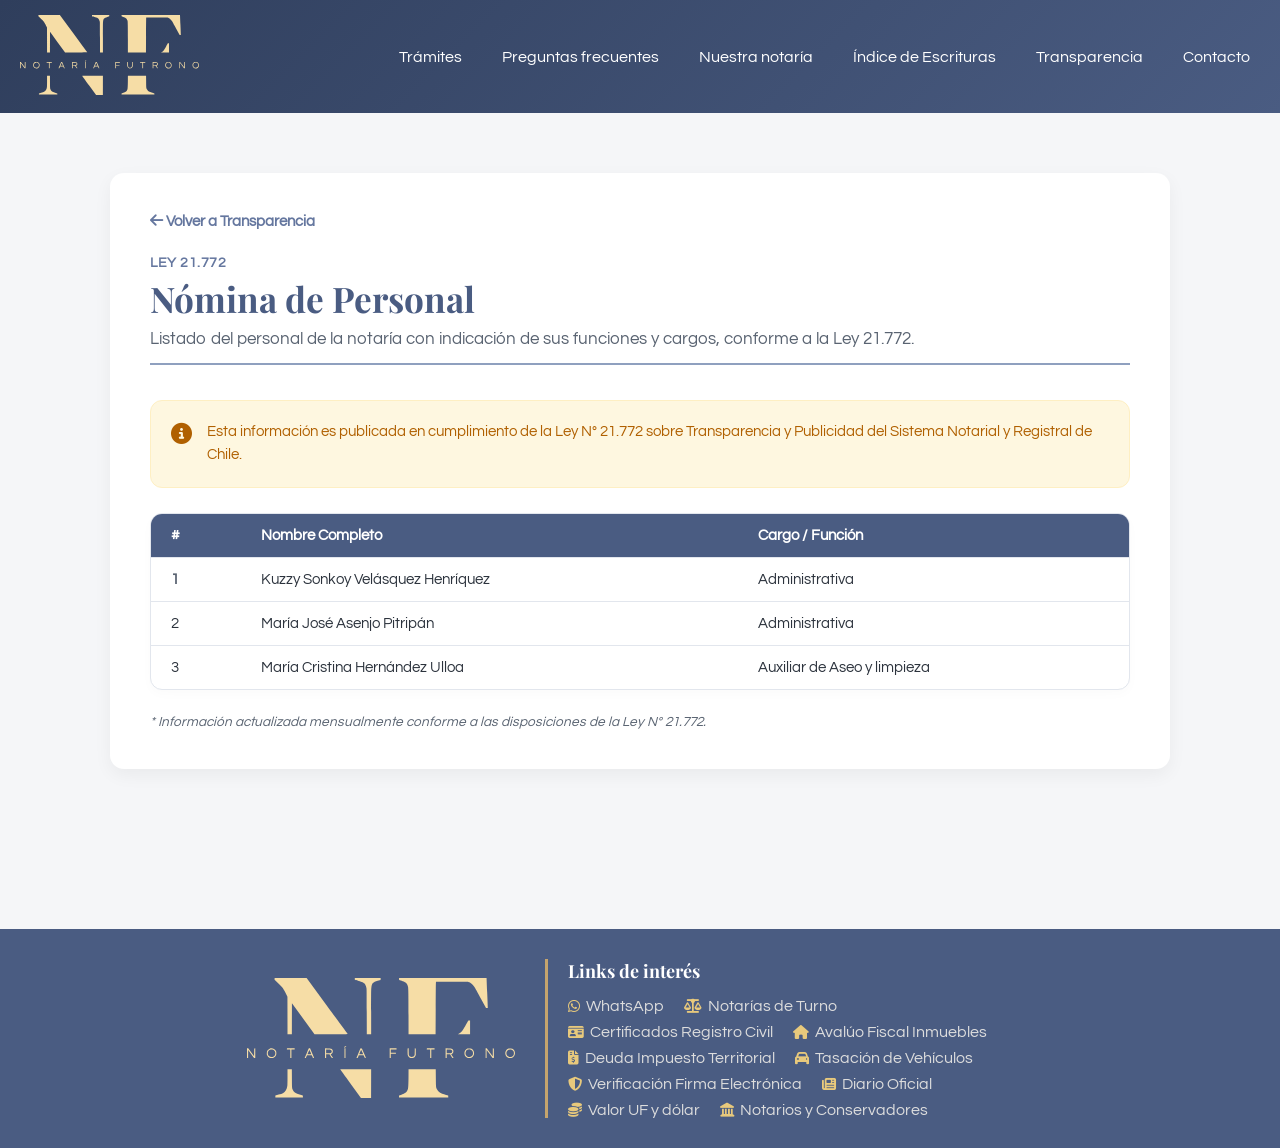
<file: transparencia-personal.html>
<!DOCTYPE html>
<html lang="es">
<head>
    <meta charset="UTF-8">
    <title>Personal - Transparencia - Notaría Futrono</title>
    <meta name="viewport" content="width=device-width, initial-scale=1.0">
    <meta name="description" content="Listado del personal de la Notaría Futrono, conforme a la Ley N° 21.772.">
    <link rel="stylesheet" href="https://cdnjs.cloudflare.com/ajax/libs/font-awesome/6.5.0/css/all.min.css">
    <link rel="stylesheet" href="styles.css">
    <link rel="icon" href="/Carrusel/LOGO NOTARÍA FUTRONO.svg" type="image/png">
    <link rel="preconnect" href="https://fonts.googleapis.com">
    <link rel="preconnect" href="https://fonts.gstatic.com" crossorigin>
    <link href="https://fonts.googleapis.com/css2?family=Playfair+Display:ital,wght@0,400..900;1,400..900&family=Questrial&display=swap" rel="stylesheet">
</head>

<body class="site-body">

    <!-- ================= HEADER ================= -->
    <header class="site-header">
        <div class="header-inner">
            <a href="index.html">
                <img src="Carrusel/LOGO NOTARÍA FUTRONO.svg" alt="Logo Notaría" class="logo-image">
            </a>
            <button class="menu-toggle" aria-label="Abrir menú">
                <span class="bar"></span>
                <span class="bar"></span>
                <span class="bar"></span>
            </button>

            <nav class="main-navigation" id="mainNav">
                <ul class="nav-list">
                    <li class="nav-item">
                        <a href="tramites.html" class="nav-link">Trámites</a>
                    </li>
                    <li class="nav-item">
                        <a href="faq.html" class="nav-link">Preguntas frecuentes</a>
                    </li>
                    <li class="nav-item">
                        <a href="notaria.html" class="nav-link">Nuestra notaría</a>
                    </li>
                    <li class="nav-item">
                        <a href="transparencia-indices.html" class="nav-link">Índice de Escrituras</a>
                    </li>

                    <li class="nav-item">
                        <a href="transparencia.html" class="nav-link">Transparencia</a>
                    </li>
                    <li class="nav-item">
                        <a href="index.html#contacto" class="nav-link">Contacto</a>
                    </li>
                </ul>
            </nav>
        </div>
    </header>

    <!-- ================= MAIN ================= -->
    <main class="site-main">
        <div class="content-wrapper">
            <section class="section">
                
                <div style="margin-bottom: 25px;">
                    <a href="transparencia.html" style="color: var(--color-primary); text-decoration: none; font-size: 0.95rem; font-weight: 600;">
                        <i class="fa-solid fa-arrow-left"></i> Volver a Transparencia
                    </a>
                </div>

                <div style="margin-bottom: 35px; border-bottom: 2px solid var(--color-primary-light); padding-bottom: 15px;">
                    <span style="font-size: 0.85rem; color: var(--color-primary); font-weight: 600; text-transform: uppercase; letter-spacing: 0.5px;">Ley 21.772</span>
                    <h1 style="font-family: 'Playfair Display', serif; font-size: 2.2rem; color: var(--color-primary-dark); margin-top: 5px;">
                        Nómina de Personal
                    </h1>
                    <p style="color: var(--color-text-light); margin-top: 8px; font-size: 1.05rem;">
                        Listado del personal de la notaría con indicación de sus funciones y cargos, conforme a la Ley 21.772.
                    </p>
                </div>

                <!-- Banner Informativo -->
                <div class="alert-box info-amber">
                    <div style="flex-shrink: 0;">
                        <i class="fa-solid fa-circle-info"></i>
                    </div>
                    <div>
                        <p style="font-size: 0.95rem; margin: 0; line-height: 1.5; color: #B06000;">
                            Esta información es publicada en cumplimiento de la Ley N° 21.772 sobre Transparencia y Publicidad del Sistema Notarial y Registral de Chile.
                        </p>
                    </div>
                </div>

                <!-- Tabla del Personal (Fácil de modificar) -->
                <div class="table-wrapper">
                    <table class="transparencia-table">
                        <thead>
                            <tr>
                                <th>#</th>
                                <th>Nombre Completo</th>
                                <th>Cargo / Función</th>
                            </tr>
                        </thead>
                        <tbody>
                            
                            <!-- Miembro 1 -->
                            <tr>
                                <td data-label="#" style="color: var(--color-text-light); font-weight: 600;">1</td>
                                <td data-label="Nombre Completo">Kuzzy Sonkoy Velásquez Henríquez</td>
                                <td data-label="Cargo / Función">Administrativa</td>
                            </tr>

                            <!-- Miembro 2 -->
                            <tr>
                                <td data-label="#">2</td>
                                <td data-label="Nombre Completo">María José Asenjo Pitripán</td>
                                <td data-label="Cargo / Función">Administrativa</td>
                            </tr>

                            <!-- Miembro 3 -->
                            <tr>
                                <td data-label="#">3</td>
                                <td data-label="Nombre Completo">María Cristina Hernández Ulloa</td>
                                <td data-label="Cargo / Función">Auxiliar de Aseo y limpieza</td>
                            </tr>

                        </tbody>
                    </table>
                </div>

                <p style="font-size: 0.85rem; color: var(--color-text-light); font-style: italic; margin-top: 15px;">
                    * Información actualizada mensualmente conforme a las disposiciones de la Ley N° 21.772.
                </p>

            </section>
        </div>
    </main>

    <!-- ================= FOOTER ================= -->
    <footer class="site-footer">
        <div class="footer-container">
            <img id="footer-img" class="logo-image-hero" src="Carrusel/LOGO NOTARÍA FUTRONO.svg">
            <div class="footer-links">
                <h2 class="footer-title">Links de interés</h2>
                <ul class="footer-links-list">
                    <li><a href="https://wa.me/message/VOYNBCRUXKW7G1"><i class="fa-brands fa-whatsapp"></i> WhatsApp</a></li>
                    <li><a href="https://notariosyconservadores.cl/wp-content/uploads/2026/02/TURNOS.pdf"><i class="fas fa-balance-scale"></i> Notarías de Turno</a></li>
                    <li><a href="https://www.registrocivil.cl"><i class="fas fa-id-card"></i> Certificados Registro Civil</a></li>
                    <li><a href="https://zeus.sii.cl/avalu_cgi/br/brc110.sh"><i class="fas fa-home"></i> Avalúo Fiscal Inmuebles</a></li>
                    <li><a href="https://www.tgr.cl/tramites-tgr/certificado-de-deuda-de-contribuciones/"><i class="fas fa-file-invoice-dollar"></i> Deuda Impuesto Territorial</a></li>
                    <li><a href="https://www.sii.cl/servicios_online/1049-.html"><i class="fas fa-car"></i> Tasación de Vehículos</a></li>
                    <li><a href="https://www.fojas.cl/index2.php"><i class="fas fa-shield-alt"></i> Verificación Firma Electrónica</a></li>
                    <li><a href="https://www.diariooficial.interior.gob.cl/#close"><i class="fas fa-newspaper"></i> Diario Oficial</a></li>
                    <li><a href="https://www.bcentral.cl/inicio"><i class="fas fa-coins"></i> Valor UF y dólar</a></li>
                    <li><a href="https://notariosyconservadores.cl"><i class="fas fa-landmark"></i> Notarios y Conservadores</a></li>
                </ul>
            </div>
        </div>
    </footer>

    <script>
        const toggle = document.querySelector(".menu-toggle");
        const nav = document.getElementById("mainNav");

        toggle.addEventListener("click", () => {
            nav.classList.toggle("active");
            toggle.classList.toggle("active");
        });
    </script>

    <script>
        let lastScroll = 0;
        const header = document.querySelector(".site-header");

        window.addEventListener("scroll", () => {
            const currentScroll = window.pageYOffset;

            if (currentScroll > lastScroll && currentScroll > 50) {
                header.classList.add("hidden");
            } else {
                header.classList.remove("hidden");
            }
            lastScroll = currentScroll;
        });
    </script>

</body>
</html>
</file>
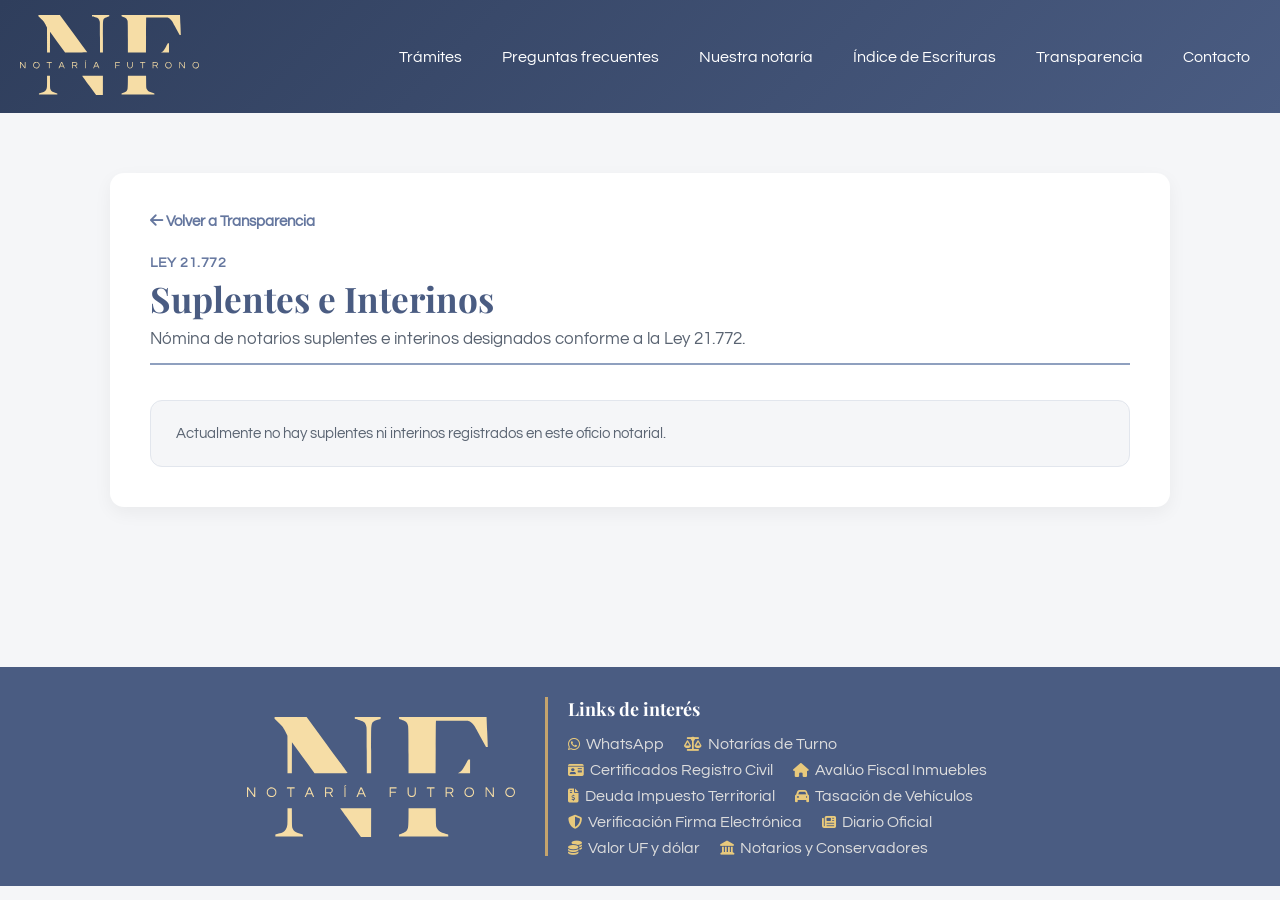
<file: transparencia-suplencias.html>
<!DOCTYPE html>
<html lang="es">
<head>
    <meta charset="UTF-8">
    <title>Suplentes e Interinos - Transparencia - Notaría Futrono</title>
    <meta name="viewport" content="width=device-width, initial-scale=1.0">
    <meta name="description" content="Nómina de notarios suplentes e interinos de la Notaría Futrono, conforme a la Ley N° 21.772.">
    <link rel="stylesheet" href="https://cdnjs.cloudflare.com/ajax/libs/font-awesome/6.5.0/css/all.min.css">
    <link rel="stylesheet" href="styles.css">
    <link rel="icon" href="/Carrusel/LOGO NOTARÍA FUTRONO.svg" type="image/png">
    <link rel="preconnect" href="https://fonts.googleapis.com">
    <link rel="preconnect" href="https://fonts.gstatic.com" crossorigin>
    <link href="https://fonts.googleapis.com/css2?family=Playfair+Display:ital,wght@0,400..900;1,400..900&family=Questrial&display=swap" rel="stylesheet">
</head>

<body class="site-body">

    <!-- ================= HEADER ================= -->
    <header class="site-header">
        <div class="header-inner">
            <a href="index.html">
                <img src="Carrusel/LOGO NOTARÍA FUTRONO.svg" alt="Logo Notaría" class="logo-image">
            </a>
            <button class="menu-toggle" aria-label="Abrir menú">
                <span class="bar"></span>
                <span class="bar"></span>
                <span class="bar"></span>
            </button>

            <nav class="main-navigation" id="mainNav">
                <ul class="nav-list">
                    <li class="nav-item">
                        <a href="tramites.html" class="nav-link">Trámites</a>
                    </li>
                    <li class="nav-item">
                        <a href="faq.html" class="nav-link">Preguntas frecuentes</a>
                    </li>
                    <li class="nav-item">
                        <a href="notaria.html" class="nav-link">Nuestra notaría</a>
                    </li>
                    <li class="nav-item">
                        <a href="transparencia-indices.html" class="nav-link">Índice de Escrituras</a>
                    </li>

                    <li class="nav-item">
                        <a href="transparencia.html" class="nav-link">Transparencia</a>
                    </li>
                    <li class="nav-item">
                        <a href="index.html#contacto" class="nav-link">Contacto</a>
                    </li>
                </ul>
            </nav>
        </div>
    </header>

    <!-- ================= MAIN ================= -->
    <main class="site-main">
        <div class="content-wrapper">
            <section class="section">
                
                <div style="margin-bottom: 25px;">
                    <a href="transparencia.html" style="color: var(--color-primary); text-decoration: none; font-size: 0.95rem; font-weight: 600;">
                        <i class="fa-solid fa-arrow-left"></i> Volver a Transparencia
                    </a>
                </div>

                <div style="margin-bottom: 35px; border-bottom: 2px solid var(--color-primary-light); padding-bottom: 15px;">
                    <span style="font-size: 0.85rem; color: var(--color-primary); font-weight: 600; text-transform: uppercase; letter-spacing: 0.5px;">Ley 21.772</span>
                    <h1 style="font-family: 'Playfair Display', serif; font-size: 2.2rem; color: var(--color-primary-dark); margin-top: 5px;">
                        Suplentes e Interinos
                    </h1>
                    <p style="color: var(--color-text-light); margin-top: 8px; font-size: 1.05rem;">
                        Nómina de notarios suplentes e interinos designados conforme a la Ley 21.772.
                    </p>
                </div>

                <!-- Mensaje informativo (Fácil de modificar si se designa suplente) -->
                <div style="background-color: var(--color-background); border: 1px solid var(--color-border); border-radius: 12px; padding: 25px; color: var(--color-text-light);">
                    
                    <!-- Cuando no hay suplentes -->
                    <p style="margin: 0; font-size: 0.95rem;">
                        Actualmente no hay suplentes ni interinos registrados en este oficio notarial.
                    </p>

                    <!-- NOTA AL PROGRAMADOR:
                         Si necesitas agregar suplentes, puedes reemplazar el párrafo anterior por una tabla similar a la de personal:
                         
                         <table class="transparencia-table">
                             <thead>
                                 <tr>
                                     <th>Nombre Suplente</th>
                                     <th>Fecha Inicio</th>
                                     <th>Fecha Término</th>
                                     <th>Decreto Designación</th>
                                 </tr>
                             </thead>
                             <tbody>
                                 <tr>
                                     <td>[Nombre]</td>
                                     <td>[DD/MM/AAAA]</td>
                                     <td>[DD/MM/AAAA]</td>
                                     <td>[Decreto Exento N° / Fecha]</td>
                                 </tr>
                             </tbody>
                         </table>
                    -->
                </div>

            </section>
        </div>
    </main>

    <!-- ================= FOOTER ================= -->
    <footer class="site-footer">
        <div class="footer-container">
            <img id="footer-img" class="logo-image-hero" src="Carrusel/LOGO NOTARÍA FUTRONO.svg">
            <div class="footer-links">
                <h2 class="footer-title">Links de interés</h2>
                <ul class="footer-links-list">
                    <li><a href="https://wa.me/message/VOYNBCRUXKW7G1"><i class="fa-brands fa-whatsapp"></i> WhatsApp</a></li>
                    <li><a href="https://notariosyconservadores.cl/wp-content/uploads/2026/02/TURNOS.pdf"><i class="fas fa-balance-scale"></i> Notarías de Turno</a></li>
                    <li><a href="https://www.registrocivil.cl"><i class="fas fa-id-card"></i> Certificados Registro Civil</a></li>
                    <li><a href="https://zeus.sii.cl/avalu_cgi/br/brc110.sh"><i class="fas fa-home"></i> Avalúo Fiscal Inmuebles</a></li>
                    <li><a href="https://www.tgr.cl/tramites-tgr/certificado-de-deuda-de-contribuciones/"><i class="fas fa-file-invoice-dollar"></i> Deuda Impuesto Territorial</a></li>
                    <li><a href="https://www.sii.cl/servicios_online/1049-.html"><i class="fas fa-car"></i> Tasación de Vehículos</a></li>
                    <li><a href="https://www.fojas.cl/index2.php"><i class="fas fa-shield-alt"></i> Verificación Firma Electrónica</a></li>
                    <li><a href="https://www.diariooficial.interior.gob.cl/#close"><i class="fas fa-newspaper"></i> Diario Oficial</a></li>
                    <li><a href="https://www.bcentral.cl/inicio"><i class="fas fa-coins"></i> Valor UF y dólar</a></li>
                    <li><a href="https://notariosyconservadores.cl"><i class="fas fa-landmark"></i> Notarios y Conservadores</a></li>
                </ul>
            </div>
        </div>
    </footer>

    <script>
        const toggle = document.querySelector(".menu-toggle");
        const nav = document.getElementById("mainNav");

        toggle.addEventListener("click", () => {
            nav.classList.toggle("active");
            toggle.classList.toggle("active");
        });
    </script>

    <script>
        let lastScroll = 0;
        const header = document.querySelector(".site-header");

        window.addEventListener("scroll", () => {
            const currentScroll = window.pageYOffset;

            if (currentScroll > lastScroll && currentScroll > 50) {
                header.classList.add("hidden");
            } else {
                header.classList.remove("hidden");
            }
            lastScroll = currentScroll;
        });
    </script>

</body>
</html>
</file>
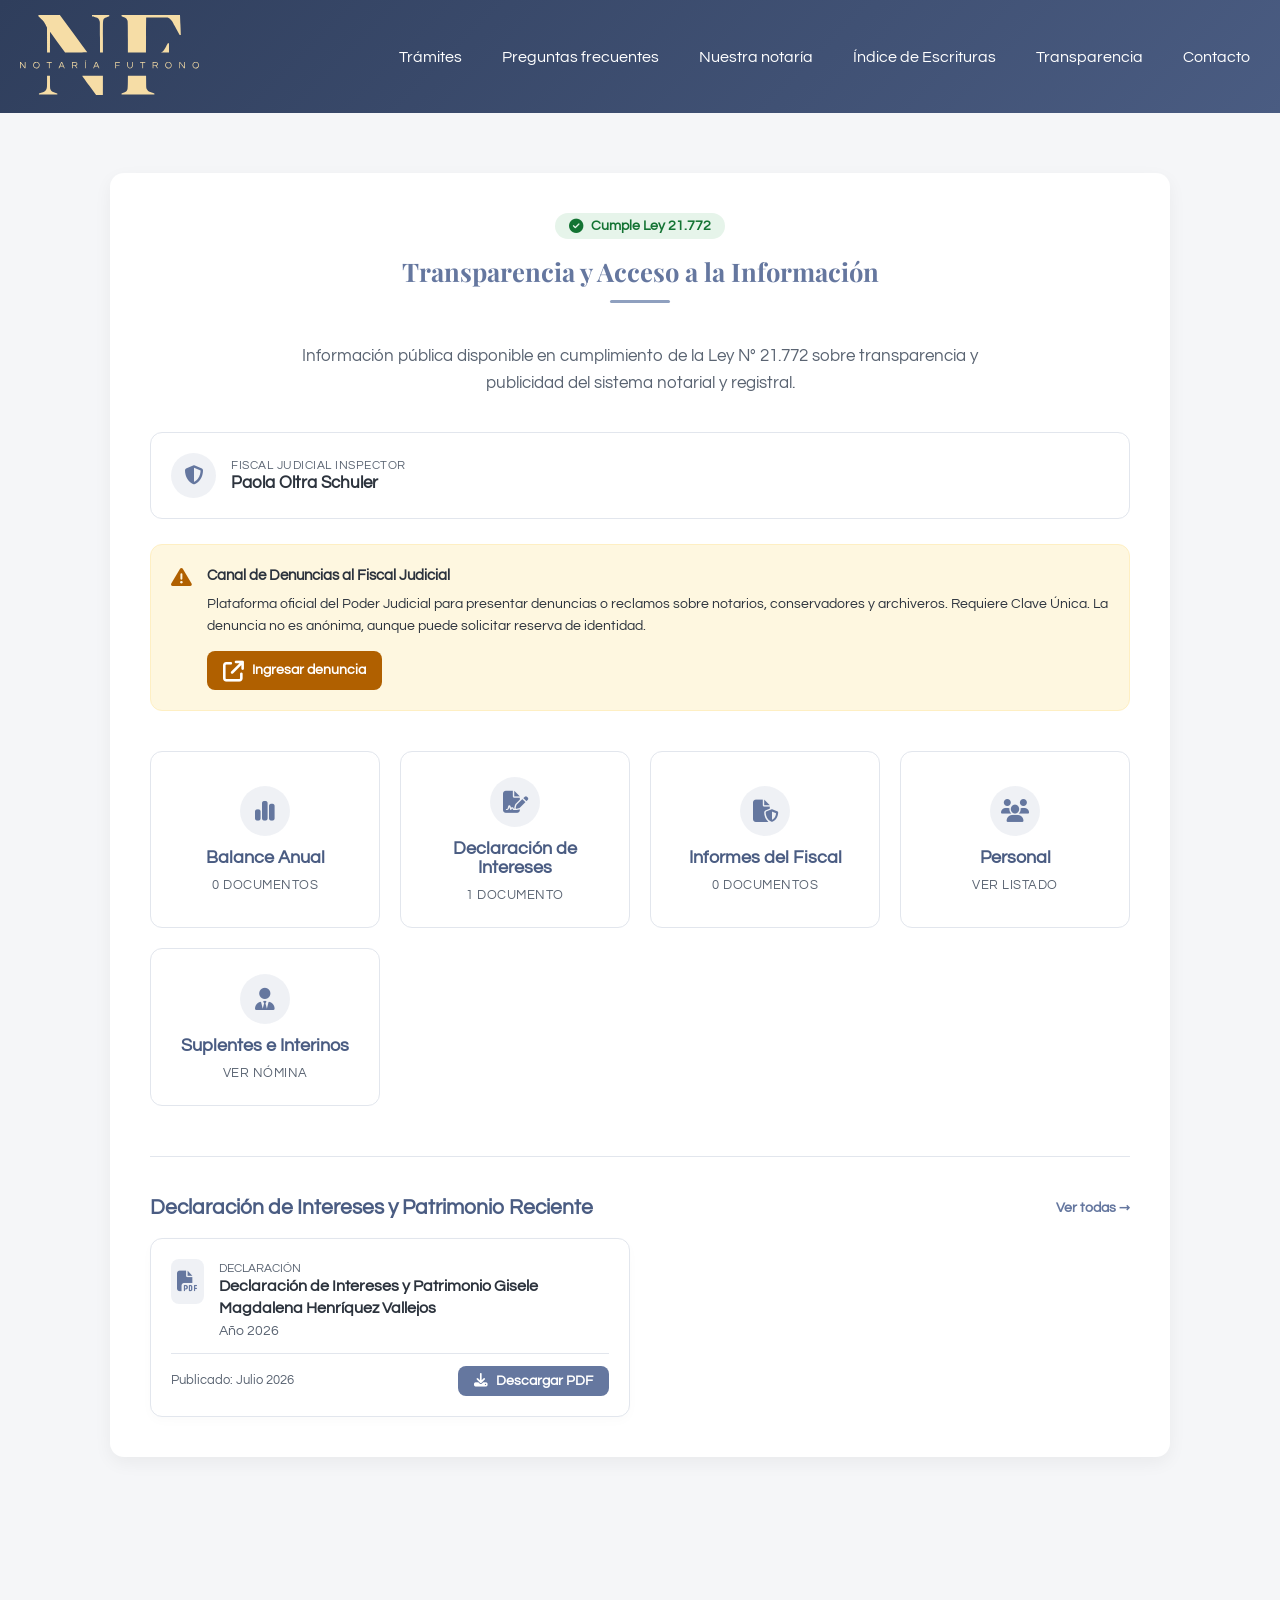
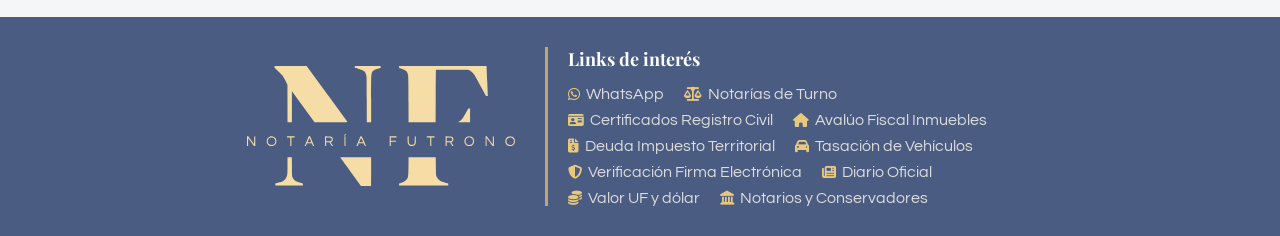
<file: transparencia.html>
<!DOCTYPE html>
<html lang="es">
<head>
    <meta charset="UTF-8">
    <title>Transparencia - Notaría Futrono</title>
    <meta name="viewport" content="width=device-width, initial-scale=1.0">
    <meta name="description" content="Portal de Transparencia de la Notaría Futrono conforme a la Ley N° 21.772.">
    <link rel="stylesheet" href="https://cdnjs.cloudflare.com/ajax/libs/font-awesome/6.5.0/css/all.min.css">
    <link rel="stylesheet" href="styles.css">
    <link rel="icon" href="/Carrusel/LOGO NOTARÍA FUTRONO.svg" type="image/png">
    <link rel="preconnect" href="https://fonts.googleapis.com">
    <link rel="preconnect" href="https://fonts.gstatic.com" crossorigin>
    <link href="https://fonts.googleapis.com/css2?family=Playfair+Display:ital,wght@0,400..900;1,400..900&family=Questrial&display=swap" rel="stylesheet">
</head>

<body class="site-body">

    <!-- ================= HEADER ================= -->
    <header class="site-header">
        <div class="header-inner">
            <a href="index.html">
                <img src="Carrusel/LOGO NOTARÍA FUTRONO.svg" alt="Logo Notaría" class="logo-image">
            </a>
            <button class="menu-toggle" aria-label="Abrir menú">
                <span class="bar"></span>
                <span class="bar"></span>
                <span class="bar"></span>
            </button>

            <nav class="main-navigation" id="mainNav">
                <ul class="nav-list">
                    <li class="nav-item">
                        <a href="tramites.html" class="nav-link">Trámites</a>
                    </li>
                    <li class="nav-item">
                        <a href="faq.html" class="nav-link">Preguntas frecuentes</a>
                    </li>
                    <li class="nav-item">
                        <a href="notaria.html" class="nav-link">Nuestra notaría</a>
                    </li>
                    <li class="nav-item">
                        <a href="transparencia-indices.html" class="nav-link">Índice de Escrituras</a>
                    </li>

                    <li class="nav-item">
                        <a href="transparencia.html" class="nav-link">Transparencia</a>
                    </li>
                    <li class="nav-item">
                        <a href="index.html#contacto" class="nav-link">Contacto</a>
                    </li>
                </ul>
            </nav>
        </div>
    </header>

    <!-- ================= MAIN ================= -->
    <main class="site-main">
        <div class="content-wrapper">
            <section class="section">
                
                <!-- Encabezado de Transparencia -->
                <div class="transparencia-header">
                    <span class="transparencia-badge">
                        <i class="fa-solid fa-circle-check"></i> Cumple Ley 21.772
                    </span>
                    <h2 class="faq-title">Transparencia y Acceso a la Información</h2>
                    <p class="section-subtitle-text">
                        Información pública disponible en cumplimiento de la Ley N° 21.772 sobre transparencia y publicidad del sistema notarial y registral.
                    </p>
                </div>

                <!-- Tarjeta del Fiscal Judicial Inspector -->
                <div class="inspector-card">
                    <div class="inspector-icon">
                        <i class="fa-solid fa-shield-halved"></i>
                    </div>
                    <div class="inspector-info">
                        <p class="title">Fiscal Judicial Inspector</p>
                        <p class="name">Paola Oltra Schuler</p>
                    </div>
                </div>

                <!-- Canal de Denuncias -->
                <div class="alert-box info-amber">
                    <div style="flex-shrink: 0;">
                        <i class="fa-solid fa-triangle-exclamation"></i>
                    </div>
                    <div style="flex: 1;">
                        <p style="font-weight: 600; margin-bottom: 5px;">Canal de Denuncias al Fiscal Judicial</p>
                        <p style="font-size: 0.9rem; line-height: 1.5;">
                            Plataforma oficial del Poder Judicial para presentar denuncias o reclamos sobre notarios, conservadores y archiveros. Requiere Clave Única. La denuncia no es anónima, aunque puede solicitar reserva de identidad.
                        </p>
                        <div style="margin-top: 15px;">
                            <a href="https://denunciafiscaliajudicial.pjud.cl" target="_blank" rel="noopener noreferrer" class="download-btn" style="background-color: #B06000;">
                                <i class="fa-solid fa-arrow-up-right-from-square"></i> Ingresar denuncia
                            </a>
                        </div>
                    </div>
                </div>

                <!-- Grid de 6 Secciones -->
                <div class="transparencia-grid" style="margin-top: 40px; margin-bottom: 50px;">
                    <a href="transparencia-balance.html" class="transparencia-card">
                        <div class="icon-wrapper">
                            <i class="fa-solid fa-chart-simple"></i>
                        </div>
                        <h3>Balance Anual</h3>
                        <p>0 documentos</p>
                    </a>

                    <a href="transparencia-declaraciones.html" class="transparencia-card">
                        <div class="icon-wrapper">
                            <i class="fa-solid fa-file-signature"></i>
                        </div>
                        <h3>Declaración de Intereses</h3>
                        <p>1 documento</p>
                    </a>

                    <a href="transparencia-informes.html" class="transparencia-card">
                        <div class="icon-wrapper">
                            <i class="fa-solid fa-file-shield"></i>
                        </div>
                        <h3>Informes del Fiscal</h3>
                        <p>0 documentos</p>
                    </a>

                    <a href="transparencia-personal.html" class="transparencia-card">
                        <div class="icon-wrapper">
                            <i class="fa-solid fa-users"></i>
                        </div>
                        <h3>Personal</h3>
                        <p>Ver listado</p>
                    </a>

                    <a href="transparencia-suplencias.html" class="transparencia-card">
                        <div class="icon-wrapper">
                            <i class="fa-solid fa-user-tie"></i>
                        </div>
                        <h3>Suplentes e Interinos</h3>
                        <p>Ver nómina</p>
                    </a>

                    <!-- Los Índices de Escrituras se trasladaron al menú de navegación principal como sección independiente -->
                </div>

                <!-- Sección Declaración Destacada -->
                <div style="border-top: 1px solid var(--color-border); padding-top: 40px;">
                    <div style="display: flex; justify-content: space-between; align-items: center; margin-bottom: 20px;">
                        <h2 style="font-family: 'Questrial', sans-serif; font-size: 1.3rem; color: var(--color-primary-dark); font-weight: 600;">
                            Declaración de Intereses y Patrimonio Reciente
                        </h2>
                        <a href="transparencia-declaraciones.html" style="color: var(--color-primary); text-decoration: none; font-size: 0.9rem; font-weight: 600;">Ver todas &rarr;</a>
                    </div>

                    <div class="doc-grid">
                        <div class="doc-card">
                            <div class="doc-card-header">
                                <div class="doc-icon">
                                    <i class="fa-solid fa-file-pdf"></i>
                                </div>
                                <div class="doc-info">
                                    <span>Declaración</span>
                                    <h3>Declaración de Intereses y Patrimonio Gisele Magdalena Henríquez Vallejos</h3>
                                    <p style="margin: 0; font-size: 0.85rem; color: var(--color-text-light);">Año 2026</p>
                                </div>
                            </div>
                            <div class="doc-card-footer">
                                <span class="doc-date">Publicado: Julio 2026</span>
                                <a href="DIP.pdf" target="_blank" class="download-btn">
                                    <i class="fa-solid fa-download"></i> Descargar PDF
                                </a>
                            </div>
                        </div>
                    </div>
                </div>

            </section>
        </div>
    </main>

    <!-- ================= FOOTER ================= -->
    <footer class="site-footer">
        <div class="footer-container">
            <img id="footer-img" class="logo-image-hero" src="Carrusel/LOGO NOTARÍA FUTRONO.svg">
            <div class="footer-links">
                <h2 class="footer-title">Links de interés</h2>
                <ul class="footer-links-list">
                    <li><a href="https://wa.me/message/VOYNBCRUXKW7G1"><i class="fa-brands fa-whatsapp"></i> WhatsApp</a></li>
                    <li><a href="https://notariosyconservadores.cl/wp-content/uploads/2026/02/TURNOS.pdf"><i class="fas fa-balance-scale"></i> Notarías de Turno</a></li>
                    <li><a href="https://www.registrocivil.cl"><i class="fas fa-id-card"></i> Certificados Registro Civil</a></li>
                    <li><a href="https://zeus.sii.cl/avalu_cgi/br/brc110.sh"><i class="fas fa-home"></i> Avalúo Fiscal Inmuebles</a></li>
                    <li><a href="https://www.tgr.cl/tramites-tgr/certificado-de-deuda-de-contribuciones/"><i class="fas fa-file-invoice-dollar"></i> Deuda Impuesto Territorial</a></li>
                    <li><a href="https://www.sii.cl/servicios_online/1049-.html"><i class="fas fa-car"></i> Tasación de Vehículos</a></li>
                    <li><a href="https://www.fojas.cl/index2.php"><i class="fas fa-shield-alt"></i> Verificación Firma Electrónica</a></li>
                    <li><a href="https://www.diariooficial.interior.gob.cl/#close"><i class="fas fa-newspaper"></i> Diario Oficial</a></li>
                    <li><a href="https://www.bcentral.cl/inicio"><i class="fas fa-coins"></i> Valor UF y dólar</a></li>
                    <li><a href="https://notariosyconservadores.cl"><i class="fas fa-landmark"></i> Notarios y Conservadores</a></li>
                </ul>
            </div>
        </div>
    </footer>

    <script>
        const toggle = document.querySelector(".menu-toggle");
        const nav = document.getElementById("mainNav");

        toggle.addEventListener("click", () => {
            nav.classList.toggle("active");
            toggle.classList.toggle("active");
        });
    </script>

    <script>
        let lastScroll = 0;
        const header = document.querySelector(".site-header");

        window.addEventListener("scroll", () => {
            const currentScroll = window.pageYOffset;

            if (currentScroll > lastScroll && currentScroll > 50) {
                header.classList.add("hidden");
            } else {
                header.classList.remove("hidden");
            }
            lastScroll = currentScroll;
        });
    </script>

</body>
</html>
</file>
<file: styles.css>
:root {
    --color-primary: #65779F;
    --color-primary-light: #8FA0BF;
    --color-primary-dark: #4A5C82;

    /* Color del logo (acento cálido elegante) */
    --color-accent: #F6DDA6;
    --color-accent-dark: #E8C97C;

    /* Fondos */
    --color-background: #F5F6F8;
    --color-surface: #FFFFFF;

    /* Texto */
    --color-text: #2C333D;
    --color-text-light: #5A6472;

    /* Neutros */
    --color-border: #E2E6ED;
    --color-white: #FFFFFF;
    --max-width: 1100px;
}

/* RESET */
* {
    margin: 0;
    padding: 0;
    box-sizing: border-box;
}

body {
    font-family: "Questrial", sans-serif;
    background: var(--color-background);
    color: var(--color-text);
}

h2{
    font-family: "Playfair Display", serif;
    font-optical-sizing: auto;
    font-style: normal;
}

/* ===============================
   HEADER BASE (mobile first)
================================= */

.site-header {
    background: linear-gradient(
        135deg,
        #2F3E5C,
        var(--color-primary-dark)
    );
    padding: 15px 20px;
    color: var(--color-white);
    z-index: 1000;
    position: sticky;
    top: 0;
    transition: transform 0.3s ease;
}
.site-header.hidden {
    transform: translateY(-100%);
}
.header-inner {
    max-width: 1100px;
    margin: auto;
    display: flex;
    align-items: center;
    justify-content: space-between;
    position: relative;
}

.logo-image {
    height: 80px;
    max-width: 100%;
}
.logo-image-hero {
    height: 120px;
    max-width: 100%;
}

/* ===============================
   MENU BUTTON
================================= */

.menu-toggle {
    background: none;
    border: none;
    color: white;
    font-size: 1.8rem;
    cursor: pointer;
}

/* ===============================
   NAV MOBILE (ACORDEÓN)
================================= */

.main-navigation {
    position: absolute;
    top: 100%;
    left: 0;
    width: 100%;
    background: var(--color-primary);

    max-height: 0;
    overflow: hidden;
    transition: max-height 0.4s ease;
    z-index: 1100;
}

.main-navigation.active {
    max-height: 1000px;
}

.nav-list {
    list-style: none;
    display: flex;
    flex-direction: column;
    padding: 15px;
    gap: 15px;
}

.nav-link {
    text-decoration: none;
    color: white;
    padding: 10px;
    border-radius: 6px;
    transition: 0.3s ease;
}

.nav-link:hover {
    background: var(--color-primary-dark);
}

/* ===============================
   DROPDOWN (ACORDEÓN)
================================= */

.dropdown {
    position: relative;
}

.dropdown-menu {
    list-style: none;
    margin-top: 8px;

    max-height: 0;
    overflow: hidden;
    transition: max-height 0.35s ease;
}

/* Activación en móvil */
.dropdown.active .dropdown-menu {
    max-height: 500px;
}

.dropdown-menu li a {
    display: block;
    padding: 8px 15px;
    color: white;
    text-decoration: none;
    font-size: 0.95rem;
}

.dropdown-menu li a:hover {
    background: rgba(255,255,255,0.15);
}

/* ===============================
   DESKTOP
================================= */

@media (min-width: 900px) {

    .menu-toggle {
        display: none;
    }

    .header-inner {
        max-width: 1250px;
    }

    .main-navigation {
        position: static;
        background: transparent;
        width: auto;

        max-height: none;
        overflow: visible;
    }

    .nav-list {
        flex-direction: row;
        padding: 0;
        gap: 20px;
    }

    /* Dropdown desktop animado */

    .dropdown-menu {
        position: absolute;
        top: 100%;
        left: 0;
        background: var(--color-white);
        min-width: 220px;
        box-shadow: 0 8px 20px rgba(0,0,0,0.08);
        border-radius: 10px;
        padding: 0;

        max-height: 0;
        overflow: hidden;
        transition: max-height 0.35s ease;
        z-index: 2000;
    }

    .dropdown-menu li a {
        padding: 10px 20px;
        color: var(--color-text);
    }

    .dropdown-menu li a:hover {
        background: var(--color-primary-light);
        color: var(--color-primary-dark);
    }

    .dropdown:hover .dropdown-menu {
        max-height: 500px;
    }
}

/* ===============================
   SECCIÓN HERO PRINCIPAL
================================= */

.hero-container{
    background-color: rgba(74, 92, 130, 0.569);
    padding: 60px;
    width: 80%;
    justify-self: center;
}

.hero-section {
    background-image: url("Carrusel/2.jpg");
    background-size: cover;
    background-position: center;
    background-repeat: no-repeat;
    padding: 100px 20px;
    text-align: center;
    color: var(--color-white);
    display: flex;
    justify-content: center;
    align-content: center;
}
.hero-section a{
    color: white;
    text-decoration: underline;
    text-shadow: 1px 1px 1px white
}

.hero-content {
    position: relative;
    z-index: 2;
    max-width: var(--max-width);
    margin: auto;
}

.hero-title {
    font-size: 3rem;
    margin-bottom: 15px;
}

.hero-subtitle {
    font-size: 1.3rem;
    margin-bottom: 25px;
}

.hero-layout {
    display: flex;
    align-items: center;
    justify-content: space-between;
    gap: 40px;
}

.hero-left {
    flex: 1;
}

.hero-right {
    flex: 1;
}

.hero-box {
    background: transparent;
    border-left: 3px solid #c5a46d;
    padding-left: 20px;
    line-height: 1.7;
    text-align: justify;
}

.hero-box p {
    margin-bottom: 12px;
    color: #FFF;
}

.hero-info {
    margin-top: 35px;
    display: flex;
    flex-wrap:nowrap;
    justify-content: center;
    align-content: center;
    flex-direction: column;
    gap: 18px 35px;
    font-size: 0.95rem;
    justify-self: center;
}

.hero-info-item {
    color: var(--color-white);
    opacity: 0.95;
}

.hero-info-item strong {
    font-weight: 600;
    color: var(--color-accent);
    margin-right: 4px;
}

/* ===============================
   MAIN WRAPPER
================================= */

.site-main {
    padding: 60px 20px;
}

.content-wrapper {
    max-width: var(--max-width);
    margin: auto;
    padding: 0 20px;
}

/* ===============================
   SECTIONS
================================= */

.section {
    background: var(--color-surface);
    padding: 40px;
    margin-bottom: 40px;
    border-radius: 14px;
    box-shadow: 0 6px 18px rgba(0,0,0,0.05);
    transition: transform 0.3s ease;
    width: 100%;
}

.section:hover {
    transform: translateY(-3px);
}

.section-title {
    font-size: 1.6rem;
    margin-bottom: 20px;
    color: var(--color-primary);
    border-bottom: 2px solid var(--color-primary-light);
    padding-bottom: 8px;
}

/* ===============================
   BUTTONS
================================= */

.form-button {
    background: linear-gradient(135deg, var(--color-primary), var(--color-primary-dark));
    color: white;
    padding: 10px 18px;
    border-radius: 8px;
    border: none;
    cursor: pointer;
    transition: 0.3s;
    font-family: 'Questrial'
}

.form-button:hover {
    transform: translateY(-2px);
    box-shadow: 0 4px 12px rgba(0,0,0,0.2);
}

/* ===============================
   FOOTER
================================= */

.site-footer {
    background: var(--color-primary-dark);
    color: white;
    padding: 30px;
    text-align: center;
    margin-top: 60px;
}

/* ===============================
   RESPONSIVE
================================= */

@media (max-width: 768px) {

    .hero-container{
        width: 100%
    }
    .hero-title{
        font-size: 2rem;
    }

    .hero-layout {
        flex-direction: column;
        text-align: center;
    }

    .hero-right {
        width: 100%;
    }

    .hero-box {
        margin-top: 20px;
    }

    .hero-info {
        flex-direction: column;
        align-items: center;
        gap: 12px;
        font-size: 0.9rem;
    }

    .site-main {
        padding: 30px 10px;
    }

    .content-wrapper {
        padding: 0 10px;
    }

    .section {
        padding: 20px 12px;
    }

        .menu-toggle {
        display: flex;
        flex-direction: column;
        justify-content: space-between;
        width: 28px;
        height: 22px;
        background: none;
        border: none;
        cursor: pointer;
    }

    .menu-toggle .bar {
        height: 3px;
        width: 100%;
        background: white;
        border-radius: 3px;
        transition: all 0.35s ease;
    }

    /* Estado activo (cuando el menú está abierto) */

    .menu-toggle.active .bar:nth-child(1) {
        transform: translateY(9px) rotate(45deg);
    }

    .menu-toggle.active .bar:nth-child(2) {
        opacity: 0;
    }

    .menu-toggle.active .bar:nth-child(3) {
        transform: translateY(-9px) rotate(-45deg);
    }

}

/* ===============================
   FAQ SECTION
================================= */

.section-faq {
    background: var(--color-white);
    position: relative;
    overflow: hidden;
}

.section-faq::before {
    content: "?";
    position: absolute;
    font-size: 800px;
    font-weight: 700;

    top: 30%;
    right: -60px;
    transform: translateY(-50%);

    color: #65779F;
    opacity: 0.07;

    pointer-events: none;
}

.faq-title {
    text-align: center;
    font-size: 1.6rem;
    margin-bottom: 40px;
    color: var(--color-primary);
    position: relative;
}

.faq-title::after {
    content: "";
    width: 60px;
    height: 3px;
    background: var(--color-primary-light);
    display: block;
    margin: 12px auto 0;
    border-radius: 3px;
}

/* FAQ ITEMS */

.faq-item {
    border-bottom: 1px solid var(--color-border);
    padding: 15px 0;
}

.faq-question {
    width: 100%;
    background: none;
    border: none;
    text-align: left;
    font-size: 1rem;
    font-weight: 600;
    color: var(--color-text);
    cursor: pointer;
    padding: 10px 0;
    position: relative;
    transition: 0.3s;
}

.faq-question:hover {
    color: var(--color-primary);
}

/* Icono + */

.faq-question::after {
    content: "+";
    position: absolute;
    right: 0;
    font-size: 1.2rem;
    transition: transform 0.3s ease;
}

/* Rotación cuando está activo */

.faq-item.active .faq-question::after {
    transform: rotate(45deg);
}

/* RESPUESTA (acordeón animado) */

.faq-answer {
    max-height: 0;
    overflow: hidden;
    transition: max-height 0.7s ease;
}

.faq-answer p {
    padding: 10px 0 15px 0;
    color: var(--color-text-light);
    line-height: 1.6;
}

/* Estado activo */

.faq-item.active .faq-answer {
    max-height: 300px;
}

/* ===============================
   CONTACT SECTION
================================= */

.section-contact {
    background: var(--color-white);
}

.section-contact a{
    text-shadow: 1px 1px 1px var(--color-text-light);
    text-decoration: underline;
    color: var(--color-text-light)
}

.section-contact {
    position: relative;
    overflow: hidden;
}

.section-contact::before {
    content: "";
    position: absolute;
    inset: 0;

    background-image: url("contacto.svg"); /* tu imagen */
    background-repeat: no-repeat;
    background-position: left -100px top -60px;
    background-size: 500px;

    pointer-events: none;
    opacity: 0.04;
}

.contact-grid {
    display: flex;
    flex-direction: column;
    gap: 40px;
    margin-bottom: 40px;
}

.contact-info h3 {
    font-size: 1rem;
    color: var(--color-primary);
    margin-top: 15px;
    margin-bottom: 5px;
}

.contact-info p {
    color: #555;
    line-height: 1.6;
}

/* FORM */

.contact-form {
    display: flex;
    flex-direction: column;
    gap: 20px;
}

.form-group {
    display: flex;
    flex-direction: column;
}

.form-label {
    margin-bottom: 6px;
    font-weight: 600;
    font-size: 0.9rem;
}

.form-input,
.form-textarea {
    padding: 10px;
    border-radius: 8px;
    border: 1px solid var(--color-border);
    font-family: inherit;
    transition: 0.3s;
}

.form-textarea {
    min-height: 120px;
    resize: vertical;
}

.form-input:focus,
.form-textarea:focus {
    outline: none;
    border-color: var(--color-primary);
    box-shadow: 0 0 0 2px rgba(101, 119, 159, 0.25);
}
.uploadcare--widget__button_type_open {
    background: linear-gradient(135deg, var(--color-primary), var(--color-primary-dark));
    color: white;
    border: none;
    padding: 10px 15px;
    border-radius: 5px;
    cursor: pointer;
    transition: 0.3s;
    
}
.uploadcare--widget__button_type_open:hover {
    transform: translateY(-2px);
    background: linear-gradient(135deg, var(--color-primary), var(--color-primary-dark));
}

/* MAPA */

.contact-map iframe {
    border-radius: 14px;
    box-shadow: 0 6px 18px rgba(0,0,0,0.05);
}

/* ===============================
   DESKTOP CONTACT
================================= */

@media (min-width: 900px) {

    .contact-grid {
        flex-direction: row;
        align-items: flex-start;
    }

    .contact-info {
        flex: 1;
    }

    .contact-form-wrapper {
        flex: 1;
    }
}

/* ===============================
   IMAGE LINKS SECTION
================================= */

.section-links {
    padding: 0;
}

.image-links-grid {
    display: grid;
    grid-template-columns: 1fr;
}

.image-card {
    position: relative;
    overflow: hidden;
    text-decoration: none;
    height: 320px;
}

.image-card img {
    width: 100%;
    height: 100%;
    object-fit: cover;
    transition: transform 0.6s ease;
}

/* Overlay base */

.overlay {
    position: absolute;
    inset: 0;
    display: flex;
    flex-direction: column;
    justify-content: center;
    align-items: center;
    gap: 15px;
    color: white;
    text-align: center;

    transition: background 0.4s ease;
}

.overlay h3 {
    font-size: 1.5rem;
    font-weight: 600;
    transition: transform 0.4s ease;
    text-shadow: rgba(0, 0, 0, 0.719) 3px 3px 3px;
}

/* Botón */

.overlay-button {
    padding: 8px 18px;
    background: var(--color-accent);
    color: var(--color-primary-dark);
    border-radius: 20px;
    font-size: 0.9rem;
    font-weight: 600;

    opacity: 0;
    transform: translateY(10px);
    transition: 0.4s ease;
}

.overlay-button:hover {
    background: var(--color-accent-dark);
}

/* Hover effects */

.image-card:hover img {
    transform: scale(1.08);
}

.image-card:hover .overlay {
    background: rgba(74, 92, 130, 0.75);
}

.image-card:hover .overlay-button {
    opacity: 1;
    transform: translateY(0);
}

/* ===============================
   DESKTOP GRID
================================= */

@media (min-width: 900px) {

    .image-links-grid {
        grid-template-columns: repeat(3, 1fr);
    }

    .image-card {
        height: 400px;
    }

}

.tramites-grid {
    display: grid;
    gap: 25px;
}

.tramite-card {
    border: 1px solid var(--color-border);
    border-radius: 12px;
    padding: 20px;
    background: var(--color-white);
    transition: 0.3s;
}

.tramite-card:hover {
    transform: translateY(-3px);
    box-shadow: 0 6px 18px rgba(0,0,0,0.08);
}

.tramite-card h3 {
    margin-bottom: 10px;
    color: var(--color-primary);
}

.tramite-card ul {
    margin: 13px 0;
    padding-left: 18px;
    color: var(--color-text-light);
}
.tramite-card li {
    margin: 5px 0;
    
    color: var(--color-text-light);
}
.tramite-card a {
    text-shadow: 1px 1px 1px var(--color-text-light);
    text-decoration: underline;
    color: var(--color-text-light)
}

.tramite-card a:hover {
    text-decoration: none;
}

.tramites-search {
    margin-bottom: 30px;
    display: flex;
    justify-content: center;
}

.tramites-search input {
    width: 100%;
    height: 50px;
    padding: 10px 14px;
    border-radius: 8px;
    border: 1px solid var(--color-border);
    font-family: inherit;
    font-size: 16px;
    transition: 0.3s;
}

.tramites-search input:focus {
    outline: none;
    border-color: var(--color-primary);
    box-shadow: 0 0 0 2px rgba(101, 119, 159, 0.25);
}
.site-main-notaria{
    background-image: url("Carrusel/2.jpg"); /* cambia esto */
    background-size: cover;
    background-position: center;
    min-height: 100vh;
}
.notaria-hero {
    min-height: 100vh;
    display: flex;
    align-items: center;
    color:#FFF;
}

.notaria-overlay {
    width: 100%;
    background-color: rgba(74, 92, 130, 0.62);
    padding: 60px 20px;
    display: flex;
    justify-content: center;
}

.notaria-container {
    max-width: 1320px;
    margin: 0 auto;
    width: 100%;
    display: flex;
    flex-direction: row;
    align-items: flex-start;
    justify-content: space-between;
    gap: 40px;
}

.notaria-box {
    flex: 1 1 56%;
    max-width: 720px;
    padding: 10px 0;
}

.notaria-title {
    margin-bottom: 20px;
    font-size: 3rem;
}

.notaria-text {
    text-align: justify;
    line-height: 1.7;
    margin-bottom: 5px;
}
.notaria-text a{
    text-decoration: underline;
    text-shadow: 1px 1px 1px white;
    color: white;
}

.notaria-text p {
    margin-bottom: 12px;
}
.notaria-text::after{
    content: "";
    width: 100%;
    height: 3px;
    background: var(--color-accent-dark);
    display: block;
    margin: 12px auto 0;
    border-radius: 3px;
}
.notaria-info {
    padding-top: 15px;
}

.notaria-info p {
    margin-bottom: 8px;
}
.notaria-info p strong{
    color: var(--color-accent);
}

/* ===============================
   FOTOS DE LA NOTARÍA
================================= */
.notaria-gallery {
    flex: 1 1 44%;
    max-width: 520px;
    width: 100%;
    background: rgba(22, 33, 56, 0.65);
    backdrop-filter: blur(12px);
    -webkit-backdrop-filter: blur(12px);
    border: 1px solid rgba(255, 255, 255, 0.15);
    border-radius: 20px;
    padding: 24px;
    box-shadow: 0 16px 36px rgba(0, 0, 0, 0.3);
    display: flex;
    flex-direction: column;
    gap: 16px;
    transition: transform 0.3s ease, box-shadow 0.3s ease, border-color 0.3s ease;
}

.notaria-gallery:hover {
    box-shadow: 0 20px 45px rgba(0, 0, 0, 0.42);
    border-color: rgba(246, 221, 166, 0.35);
}

.gallery-card {
    position: relative;
    border-radius: 14px;
    overflow: hidden;
    cursor: pointer;
    box-shadow: 0 8px 24px rgba(0, 0, 0, 0.3);
    border: 1px solid rgba(255, 255, 255, 0.18);
    transition: transform 0.3s ease, box-shadow 0.3s ease;
}

.gallery-card:hover {
    transform: translateY(-3px);
    box-shadow: 0 12px 30px rgba(0, 0, 0, 0.45);
}

.gallery-card img {
    width: 100%;
    display: block;
    object-fit: cover;
    transition: transform 0.5s ease;
}

.gallery-card:hover img {
    transform: scale(1.03);
}

/* Foto principal (fachada) */
.gallery-card-main img {
    height: 270px;
    object-position: center;
}

/* Sub-grilla para fotos interiores */
.gallery-subgrid {
    display: grid;
    grid-template-columns: 1fr 1fr;
    gap: 16px;
}

.gallery-subgrid .gallery-card img {
    height: 190px;
    object-position: center;
}

/* Modal Lightbox para fotos */
.photo-modal {
    position: fixed;
    top: 0;
    left: 0;
    width: 100%;
    height: 100%;
    background: rgba(10, 16, 28, 0.9);
    backdrop-filter: blur(8px);
    -webkit-backdrop-filter: blur(8px);
    display: flex;
    align-items: center;
    justify-content: center;
    z-index: 9999;
    opacity: 0;
    visibility: hidden;
    transition: opacity 0.3s ease, visibility 0.3s ease;
    padding: 20px;
}

.photo-modal.active {
    opacity: 1;
    visibility: visible;
}

.photo-modal-content {
    position: relative;
    max-width: 900px;
    width: 100%;
    max-height: 90vh;
    display: flex;
    flex-direction: column;
    align-items: center;
    animation: photoModalIn 0.3s ease forwards;
}

@keyframes photoModalIn {
    from {
        opacity: 0;
        transform: scale(0.92);
    }
    to {
        opacity: 1;
        transform: scale(1);
    }
}

.photo-modal-close {
    position: absolute;
    top: -45px;
    right: 0;
    color: #fff;
    font-size: 2.2rem;
    font-weight: bold;
    cursor: pointer;
    transition: color 0.2s ease, transform 0.2s ease;
    line-height: 1;
}

.photo-modal-close:hover {
    color: var(--color-accent);
    transform: scale(1.1);
}

.photo-modal-content img {
    max-width: 100%;
    max-height: 85vh;
    border-radius: 12px;
    object-fit: contain;
    box-shadow: 0 20px 50px rgba(0, 0, 0, 0.6);
    border: 1px solid rgba(255, 255, 255, 0.2);
}

/* Responsivo para tablets y celulares */
@media (max-width: 992px) {
    .notaria-container {
        flex-direction: column;
        align-items: stretch;
        gap: 30px;
    }

    .notaria-box {
        max-width: 100%;
        padding: 10px 0;
    }

    .notaria-gallery {
        max-width: 100%;
    }

    .notaria-overlay {
        padding: 40px 15px;
    }

    .notaria-title {
        font-size: 2.3rem;
    }
}

@media (max-width: 600px) {
    .gallery-card-main img {
        height: 200px;
    }

    .gallery-subgrid {
        gap: 10px;
    }

    .gallery-subgrid .gallery-card img {
        height: 140px;
    }
}
.footer-container{
    display: flex;
    flex-direction: row;
    gap:30px;
    justify-content: center;
}

.footer-links {
    max-width: 40%;
    justify-self: center;
    display: flex;
    flex-direction: column;
    text-align: left;
    border-left: 3px solid #c5a46d;
    padding-left: 20px;
}

.footer-title {
    margin-bottom: 15px;
    font-size: 18px;
}

.footer-links-list {
    list-style: none;
    padding: 0;

    display: flex;
    flex-wrap: wrap;
    gap: 10px 20px; 
}

.footer-links-list li {
    width: auto;
}

.footer-links-list a {
    text-decoration: none;
    color: #ddd;

    display: flex;
    align-items: center;
    gap: 6px;

    white-space: nowrap; /* evita que se corten en 2 líneas */
}

.footer-links-list a:hover {
    color: white;
}

.footer-links-list i {
    font-size: 14px;
}
.footer-links-list i{
    color: var(--color-accent-dark)
}
#footer-img{
    justify-self: center;
    align-self: center;
}
@media (max-width: 768px) {
    .footer-links-list {
        flex-direction: column;
        justify-content: center;
    }
    .footer-links{
        max-width: 100%;
        text-align: center;
        border-left:none;
        border-bottom: 3px solid #c5a46d;
        padding-bottom: 20px;;
    }
    .footer-container{
        flex-direction: column-reverse;
    }
    .footer-links-list li a{
        justify-self: center;
    }
}

/* ===============================
   TRANSPARENCIA (LEY 21.772)
   =============================== */
.section-transparencia {
    background: var(--color-white);
    position: relative;
    overflow: hidden;
}

.transparencia-header {
    text-align: center;
    margin-bottom: 35px;
}

.transparencia-badge {
    display: inline-flex;
    align-items: center;
    gap: 8px;
    background: #E6F4EA;
    color: #137333;
    padding: 6px 14px;
    border-radius: 20px;
    font-size: 0.85rem;
    font-weight: 600;
    margin-bottom: 15px;
}

.transparencia-badge i {
    font-size: 0.9rem;
}

.section-subtitle-text {
    font-size: 1.05rem;
    color: var(--color-text-light);
    max-width: 700px;
    margin: 0 auto;
    line-height: 1.6;
}

.transparencia-grid {
    display: grid;
    grid-template-columns: repeat(2, 1fr); /* 2 columnas en celulares para evitar scroll infinito */
    gap: 12px;
    margin-bottom: 35px;
}

@media (min-width: 768px) {
    .transparencia-grid {
        grid-template-columns: repeat(3, 1fr);
        gap: 20px;
    }
}

@media (min-width: 900px) {
    .transparencia-grid {
        grid-template-columns: repeat(4, 1fr);
    }
}

.transparencia-card {
    background: var(--color-surface);
    border: 1px solid var(--color-border);
    border-radius: 12px;
    padding: 15px 10px; /* Más compacto en móvil */
    text-align: center;
    text-decoration: none;
    color: var(--color-text);
    transition: all 0.3s ease;
    display: flex;
    flex-direction: column;
    align-items: center;
    justify-content: center;
    gap: 8px;
}

.transparencia-card:hover {
    transform: translateY(-4px);
    box-shadow: 0 8px 24px rgba(101, 119, 159, 0.12);
    border-color: var(--color-primary-light);
}

.transparencia-card .icon-wrapper {
    width: 40px; /* Más compacto en móvil */
    height: 40px;
    background: rgba(101, 119, 159, 0.1);
    color: var(--color-primary);
    border-radius: 50%;
    display: flex;
    align-items: center;
    justify-content: center;
    font-size: 1.15rem;
    transition: all 0.3s ease;
}

.transparencia-card:hover .icon-wrapper {
    background: var(--color-primary);
    color: var(--color-white);
}

.transparencia-card h3 {
    font-family: "Questrial", sans-serif;
    font-size: 0.95rem; /* Ajustado para móviles */
    font-weight: 600;
    color: var(--color-primary-dark);
}

.transparencia-card p {
    font-size: 0.72rem;
    color: var(--color-text-light);
    letter-spacing: 0.2px;
    text-transform: uppercase;
}

@media (min-width: 768px) {
    .transparencia-card {
        padding: 25px 20px;
        gap: 12px;
    }
    .transparencia-card .icon-wrapper {
        width: 50px;
        height: 50px;
        font-size: 1.4rem;
    }
    .transparencia-card h3 {
        font-size: 1.15rem;
    }
    .transparencia-card p {
        font-size: 0.8rem;
        letter-spacing: 0.5px;
    }
}

.transparencia-cta {
    text-align: center;
}

.transparencia-button {
    display: inline-block;
    background: linear-gradient(135deg, var(--color-primary), var(--color-primary-dark));
    color: var(--color-white);
    text-decoration: none;
    padding: 12px 28px;
    border-radius: 30px;
    font-weight: 600;
    font-size: 0.95rem;
    transition: all 0.3s ease;
    box-shadow: 0 4px 12px rgba(74, 92, 130, 0.15);
}

.transparencia-button:hover {
    transform: translateY(-2px);
    box-shadow: 0 6px 18px rgba(74, 92, 130, 0.25);
    background: linear-gradient(135deg, var(--color-primary-light), var(--color-primary));
}

/* Alert Boxes & Banners */
.alert-box {
    display: flex;
    flex-direction: column; /* Apilado en móvil */
    gap: 12px;
    padding: 15px;
    border-radius: 12px;
    margin-bottom: 25px;
    line-height: 1.5;
}

.alert-box.info-blue {
    background: #E8F0FE;
    border: 1px solid #D2E3FC;
    color: #1967D2;
}

.alert-box.info-green {
    background: #E6F4EA;
    border: 1px solid #CEEAD6;
    color: #137333;
}

.alert-box.info-amber {
    background: #FEF7E0;
    border: 1px solid #FEEFC3;
    color: #B06000;
}

.alert-box i {
    font-size: 1.3rem;
    margin-top: 2px;
}

.alert-box p {
    font-size: 0.95rem;
    margin: 0;
    color: var(--color-text);
}

@media (min-width: 600px) {
    .alert-box {
        flex-direction: row;
        padding: 20px;
        gap: 15px;
    }
}

/* Tablas */
.table-wrapper {
    background: var(--color-white);
    border: 1px solid var(--color-border);
    border-radius: 12px;
    overflow: hidden;
    margin-bottom: 25px;
    box-shadow: 0 4px 12px rgba(0,0,0,0.02);
}

.transparencia-table {
    width: 100%;
    border-collapse: collapse;
    font-size: 0.95rem;
    text-align: left;
}

.transparencia-table th {
    background: var(--color-primary-dark);
    color: var(--color-white);
    padding: 14px 20px;
    font-weight: 600;
}

.transparencia-table td {
    padding: 14px 20px;
    border-top: 1px solid var(--color-border);
    color: var(--color-text);
}

.transparencia-table tr:hover {
    background: var(--color-background);
}

/* Comportamiento responsivo de la tabla para celulares */
@media (max-width: 600px) {
    .table-wrapper {
        background: transparent;
        border: none;
        box-shadow: none;
        overflow: visible;
    }

    .transparencia-table, 
    .transparencia-table tbody, 
    .transparencia-table tr, 
    .transparencia-table td {
        display: block;
        width: 100%;
        box-sizing: border-box;
    }
    
    .transparencia-table thead {
        display: none; /* Ocultar cabeceras en móviles */
    }
    
    .transparencia-table tr {
        margin-bottom: 16px;
        border: 1px solid var(--color-border);
        border-radius: 12px;
        background: var(--color-white);
        box-shadow: 0 4px 10px rgba(0, 0, 0, 0.03);
        padding: 12px 6px;
    }
    
    .transparencia-table tr:last-child {
        margin-bottom: 0;
    }
    
    .transparencia-table td {
        display: flex;
        justify-content: space-between;
        align-items: flex-start;
        gap: 15px;
        padding: 8px 12px;
        border-top: none;
        text-align: right;
        font-size: 0.9rem;
    }
    
    .transparencia-table td::before {
        content: attr(data-label);
        font-weight: 600;
        color: var(--color-primary-dark);
        font-size: 0.8rem;
        text-align: left;
        min-width: 110px; /* Ancho mínimo para la etiqueta de la izquierda */
        flex-shrink: 0; /* Evitar que se comprima la etiqueta */
    }

    /* Estilo apilado para celdas con textos largos en móviles */
    .transparencia-table td.td-stack {
        flex-direction: column;
        align-items: flex-start;
        text-align: left;
        gap: 4px;
    }

    .transparencia-table td.td-stack::before {
        min-width: auto;
        margin-bottom: 2px;
    }
}

/* Botones de Descarga */
.download-btn {
    display: inline-flex;
    align-items: center;
    gap: 8px;
    background: var(--color-primary);
    color: var(--color-white);
    text-decoration: none;
    padding: 8px 16px;
    border-radius: 8px;
    font-size: 0.85rem;
    font-weight: 600;
    transition: all 0.2s ease;
}

.download-btn:hover {
    background: var(--color-primary-dark);
}

/* Tarjetas de Documento (Patrimonio) */
.doc-grid {
    display: grid;
    grid-template-columns: 1fr;
    gap: 20px;
}

@media (min-width: 768px) {
    .doc-grid {
        grid-template-columns: repeat(2, 1fr);
    }
}

.doc-card {
    background: var(--color-white);
    border: 1px solid var(--color-border);
    border-radius: 12px;
    padding: 20px;
    display: flex;
    flex-direction: column;
    gap: 15px;
    box-shadow: 0 4px 12px rgba(0,0,0,0.02);
}

.doc-card-header {
    display: flex;
    gap: 15px;
    align-items: flex-start;
}

.doc-icon {
    width: 45px;
    height: 45px;
    background: rgba(101, 119, 159, 0.1);
    color: var(--color-primary);
    border-radius: 8px;
    display: flex;
    align-items: center;
    justify-content: center;
    font-size: 1.3rem;
}

.doc-info h3 {
    font-size: 1rem;
    font-weight: 600;
    color: var(--color-text);
    margin-bottom: 4px;
    line-height: 1.4;
}

.doc-info span {
    font-size: 0.75rem;
    color: var(--color-text-light);
    text-transform: uppercase;
}

.doc-card-footer {
    display: flex;
    justify-content: space-between;
    align-items: center;
    border-top: 1px solid var(--color-border);
    padding-top: 12px;
    margin-top: auto;
}

.doc-date {
    font-size: 0.8rem;
    color: var(--color-text-light);
}

/* Búsqueda en Índices */
.search-box {
    background: var(--color-background);
    border: 1px solid var(--color-border);
    border-radius: 12px;
    padding: 15px; /* Más compacto en móvil */
    margin-bottom: 30px;
}

.search-box h2 {
    font-size: 1.2rem;
    color: var(--color-primary-dark);
    margin-bottom: 15px;
}

.search-form {
    display: flex;
    flex-direction: column; /* Apilado en móvil */
    gap: 15px;
}

.search-form .form-group {
    display: flex;
    flex-direction: column;
    gap: 6px;
    width: 100%;
}

.search-form label {
    font-size: 0.85rem;
    font-weight: 600;
    color: var(--color-text);
}

.search-form input {
    height: 42px;
    padding: 8px 12px;
    border-radius: 8px;
    border: 1px solid var(--color-border);
    font-family: inherit;
    font-size: 0.95rem;
    width: 100%;
}

.search-form input:focus {
    outline: none;
    border-color: var(--color-primary);
}

.search-form .search-btn {
    height: 42px;
    background: var(--color-primary);
    color: var(--color-white);
    border: none;
    border-radius: 8px;
    padding: 0 24px;
    font-weight: 600;
    cursor: pointer;
    transition: background 0.2s;
    width: 100%; /* Ancho completo en móvil */
}

.search-form .search-btn:hover {
    background: var(--color-primary-dark);
}

@media (min-width: 600px) {
    .search-box {
        padding: 25px;
    }
    
    .search-form {
        flex-direction: row;
        align-items: flex-end;
    }
    
    .search-form .group-year {
        flex: 0 0 100px;
    }
    
    .search-form .group-name {
        flex: 1 1 250px;
    }
    
    .search-form .search-btn {
        width: auto;
    }
}

/* Hub Inspector */
.inspector-card {
    background: var(--color-white);
    border: 1px solid var(--color-border);
    border-radius: 12px;
    padding: 20px;
    display: flex;
    align-items: center;
    gap: 15px;
    margin-bottom: 25px;
}

.inspector-icon {
    width: 45px;
    height: 45px;
    background: rgba(101, 119, 159, 0.1);
    color: var(--color-primary);
    border-radius: 50%;
    display: flex;
    align-items: center;
    justify-content: center;
    font-size: 1.2rem;
}

.inspector-info p {
    margin: 0;
}

.inspector-info .title {
    font-size: 0.75rem;
    color: var(--color-text-light);
    text-transform: uppercase;
    letter-spacing: 0.5px;
}

.inspector-info .name {
    font-size: 1.05rem;
    font-weight: 600;
    color: var(--color-text);
    margin-top: 2px;
}

/* Modal de Solicitud de Escrituras */
.modal {
    display: none; /* Oculto por defecto */
    position: fixed;
    z-index: 10000; /* Asegurar que quede sobre todo */
    left: 0;
    top: 0;
    width: 100%;
    height: 100%;
    background: rgba(0, 0, 0, 0.55);
    backdrop-filter: blur(4px); /* Difuminado premium */
    align-items: center;
    justify-content: center;
    padding: 15px;
}

.modal.active {
    display: flex; /* Mostrar como flex para centrar */
}

.modal-content {
    background: var(--color-white);
    padding: 30px;
    border-radius: 16px;
    width: 100%;
    max-width: 500px;
    box-shadow: 0 15px 35px rgba(0, 0, 0, 0.2);
    position: relative;
    max-height: 90vh;
    overflow-y: auto;
    animation: modalFadeIn 0.3s ease-out;
}

@keyframes modalFadeIn {
    from {
        transform: translateY(20px);
        opacity: 0;
    }
    to {
        transform: translateY(0);
        opacity: 1;
    }
}

.close-modal {
    position: absolute;
    right: 20px;
    top: 15px;
    font-size: 2rem;
    cursor: pointer;
    color: var(--color-text-light);
    transition: color 0.2s;
    font-weight: 300;
}

.close-modal:hover {
    color: var(--color-primary-dark);
}

.modal-title {
    font-family: "Playfair Display", serif;
    font-size: 1.6rem;
    color: var(--color-primary-dark);
    margin-bottom: 8px;
}

.modal-subtitle {
    font-size: 0.9rem;
    color: var(--color-text-light);
    margin-bottom: 20px;
    line-height: 1.4;
}

.escritura-resumen {
    background: var(--color-background);
    border: 1px solid var(--color-border);
    border-radius: 10px;
    padding: 15px;
    margin-bottom: 20px;
    font-size: 0.92rem;
}

.escritura-resumen p {
    margin: 0;
    margin-bottom: 6px;
    color: var(--color-text);
}

.escritura-resumen p:last-child {
    margin-bottom: 0;
}

.form-group-modal {
    display: flex;
    flex-direction: column;
    gap: 6px;
    margin-bottom: 16px;
    width: 100%;
}

.form-group-modal label {
    font-size: 0.85rem;
    font-weight: 600;
    color: var(--color-text);
}

.form-group-modal input[type="text"],
.form-group-modal input[type="email"],
.form-group-modal input[type="tel"],
.form-group-modal textarea {
    height: 42px;
    padding: 8px 12px;
    border-radius: 8px;
    border: 1px solid var(--color-border);
    font-family: inherit;
    font-size: 0.95rem;
    width: 100%;
}

.form-group-modal textarea {
    height: 80px;
    resize: vertical;
}

.form-group-modal input:focus,
.form-group-modal textarea:focus {
    outline: none;
    border-color: var(--color-primary);
}

.radio-group {
    display: flex;
    flex-direction: column;
    gap: 8px;
    margin-top: 4px;
}

.radio-label {
    display: flex;
    align-items: flex-start;
    gap: 10px;
    cursor: pointer;
    font-size: 0.9rem;
    font-weight: normal !important;
}

.radio-label input[type="radio"] {
    margin-top: 3px;
    flex-shrink: 0;
}


/* ===============================
   SECCIÓN AFC - NOTARÍA EN LÍNEA
   =============================== */
.section-afc {
    background: #ffffff;
    border: 1px solid var(--color-border);
}

.afc-container {
    display: flex;
    flex-direction: column;
    align-items: center;
    text-align: center;
    gap: 24px;
}

.afc-seal-link {
    display: inline-flex;
    align-items: center;
    justify-content: center;
    background: #ffffff;
    padding: 12px;
    border-radius: 12px;
    flex-shrink: 0;
    text-decoration: none;
}

.afc-seal-img {
    width: 190px;
    height: 190px;
    object-fit: contain;
    display: block;
}

.afc-content {
    max-width: 600px;
}

.afc-eyebrow {
    font-size: 0.85rem;
    color: var(--color-primary);
    font-weight: 600;
    text-transform: uppercase;
    letter-spacing: 0.5px;
    display: block;
    margin-bottom: 8px;
}

.afc-title {
    font-family: 'Playfair Display', serif;
    font-size: 1.75rem;
    color: var(--color-primary-dark);
    margin-bottom: 12px;
}

.afc-description {
    color: var(--color-text-light);
    line-height: 1.65;
    font-size: 1.02rem;
    margin-bottom: 22px;
}

.afc-cta-button {
    display: inline-flex;
    align-items: center;
    gap: 10px;
}

@media (min-width: 768px) {
    .afc-container {
        flex-direction: row;
        text-align: left;
        justify-content: center;
        gap: 45px;
    }

    .afc-seal-img {
        width: 210px;
        height: 210px;
    }

    .afc-title {
        font-size: 2rem;
    }
}
</file>
